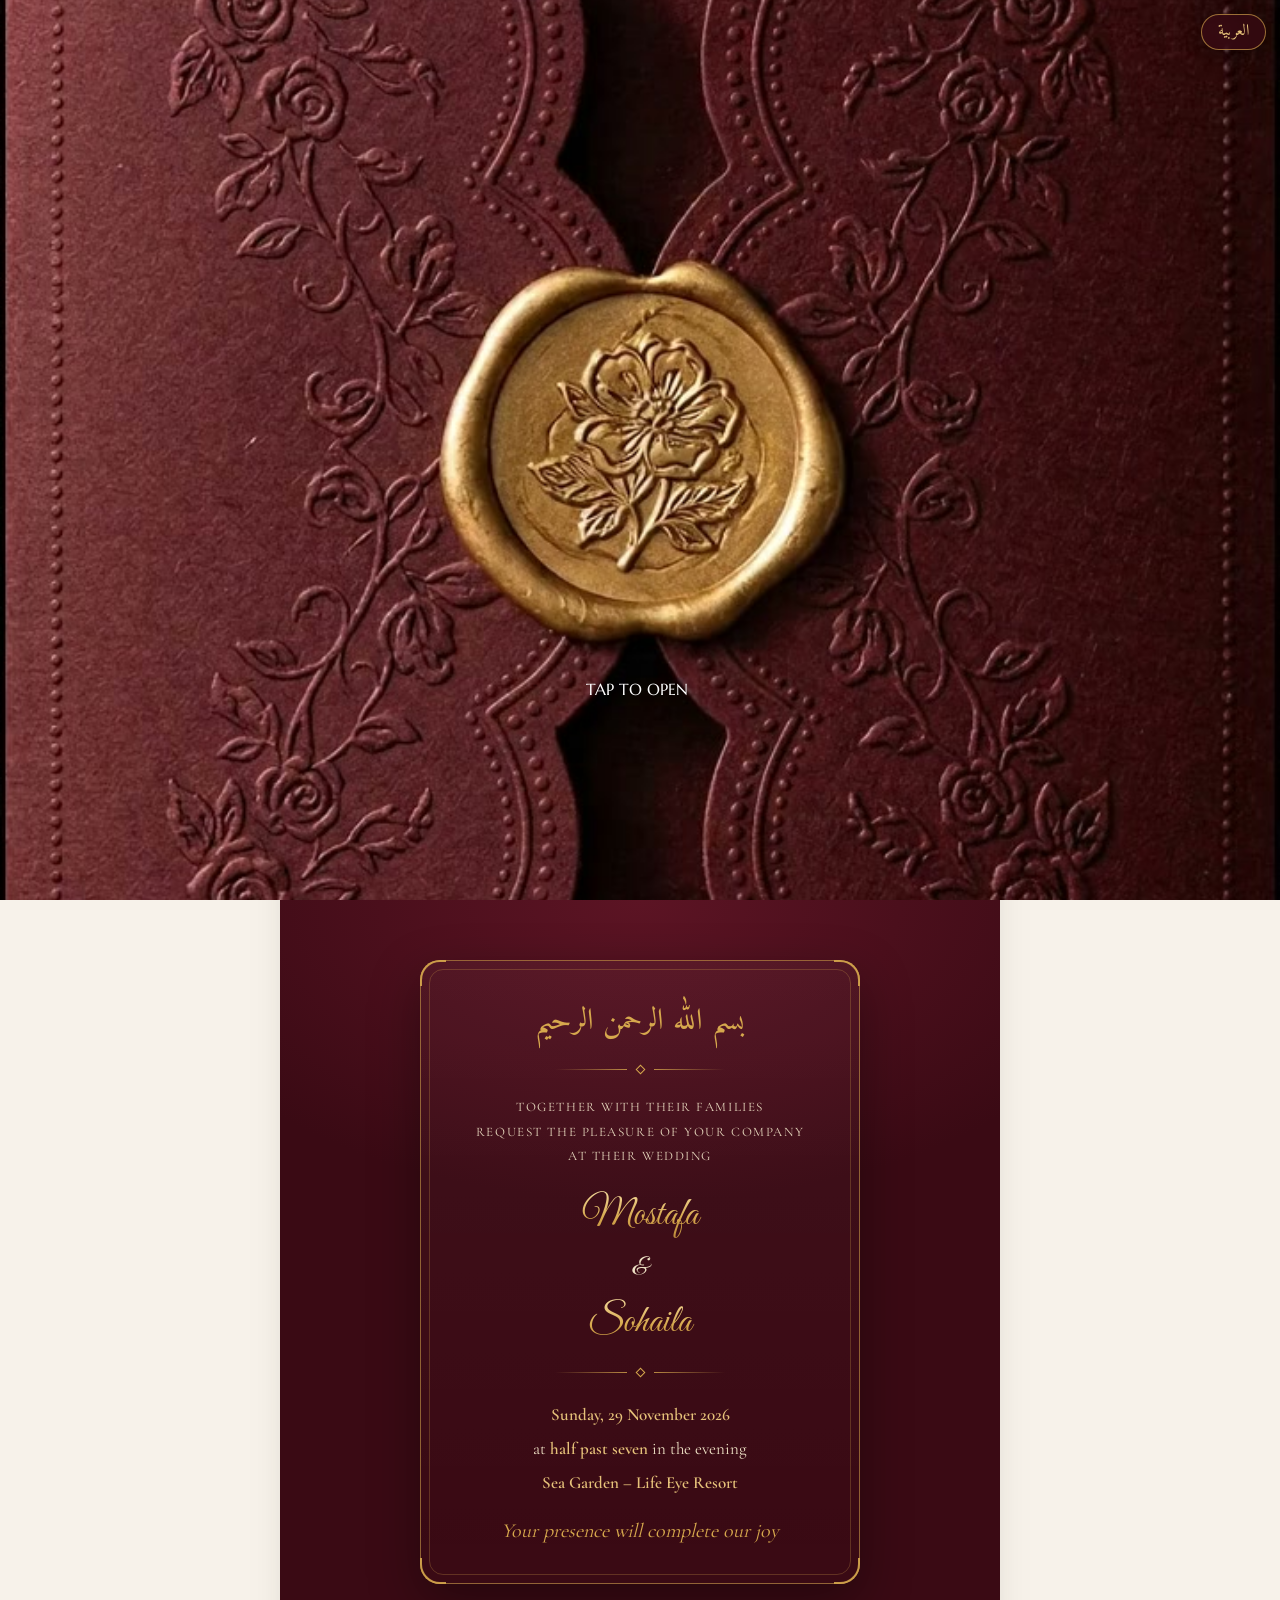
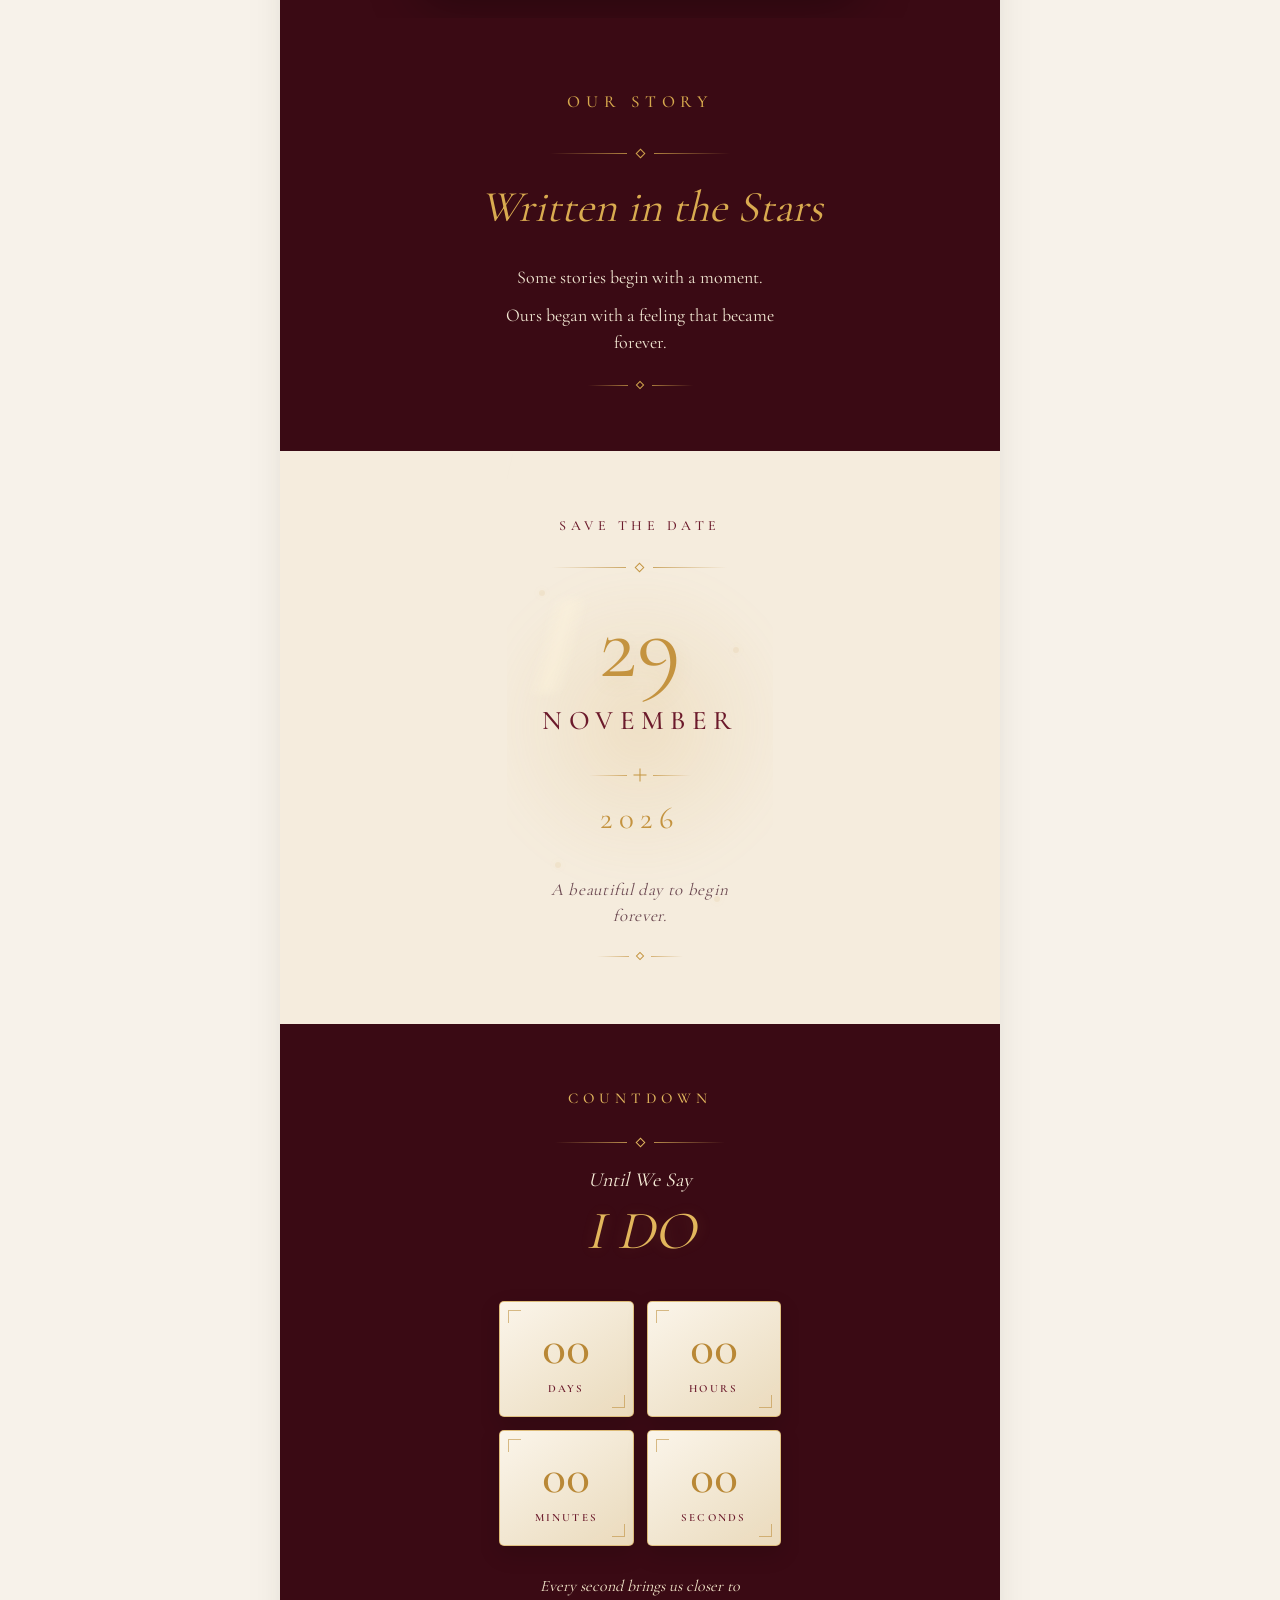
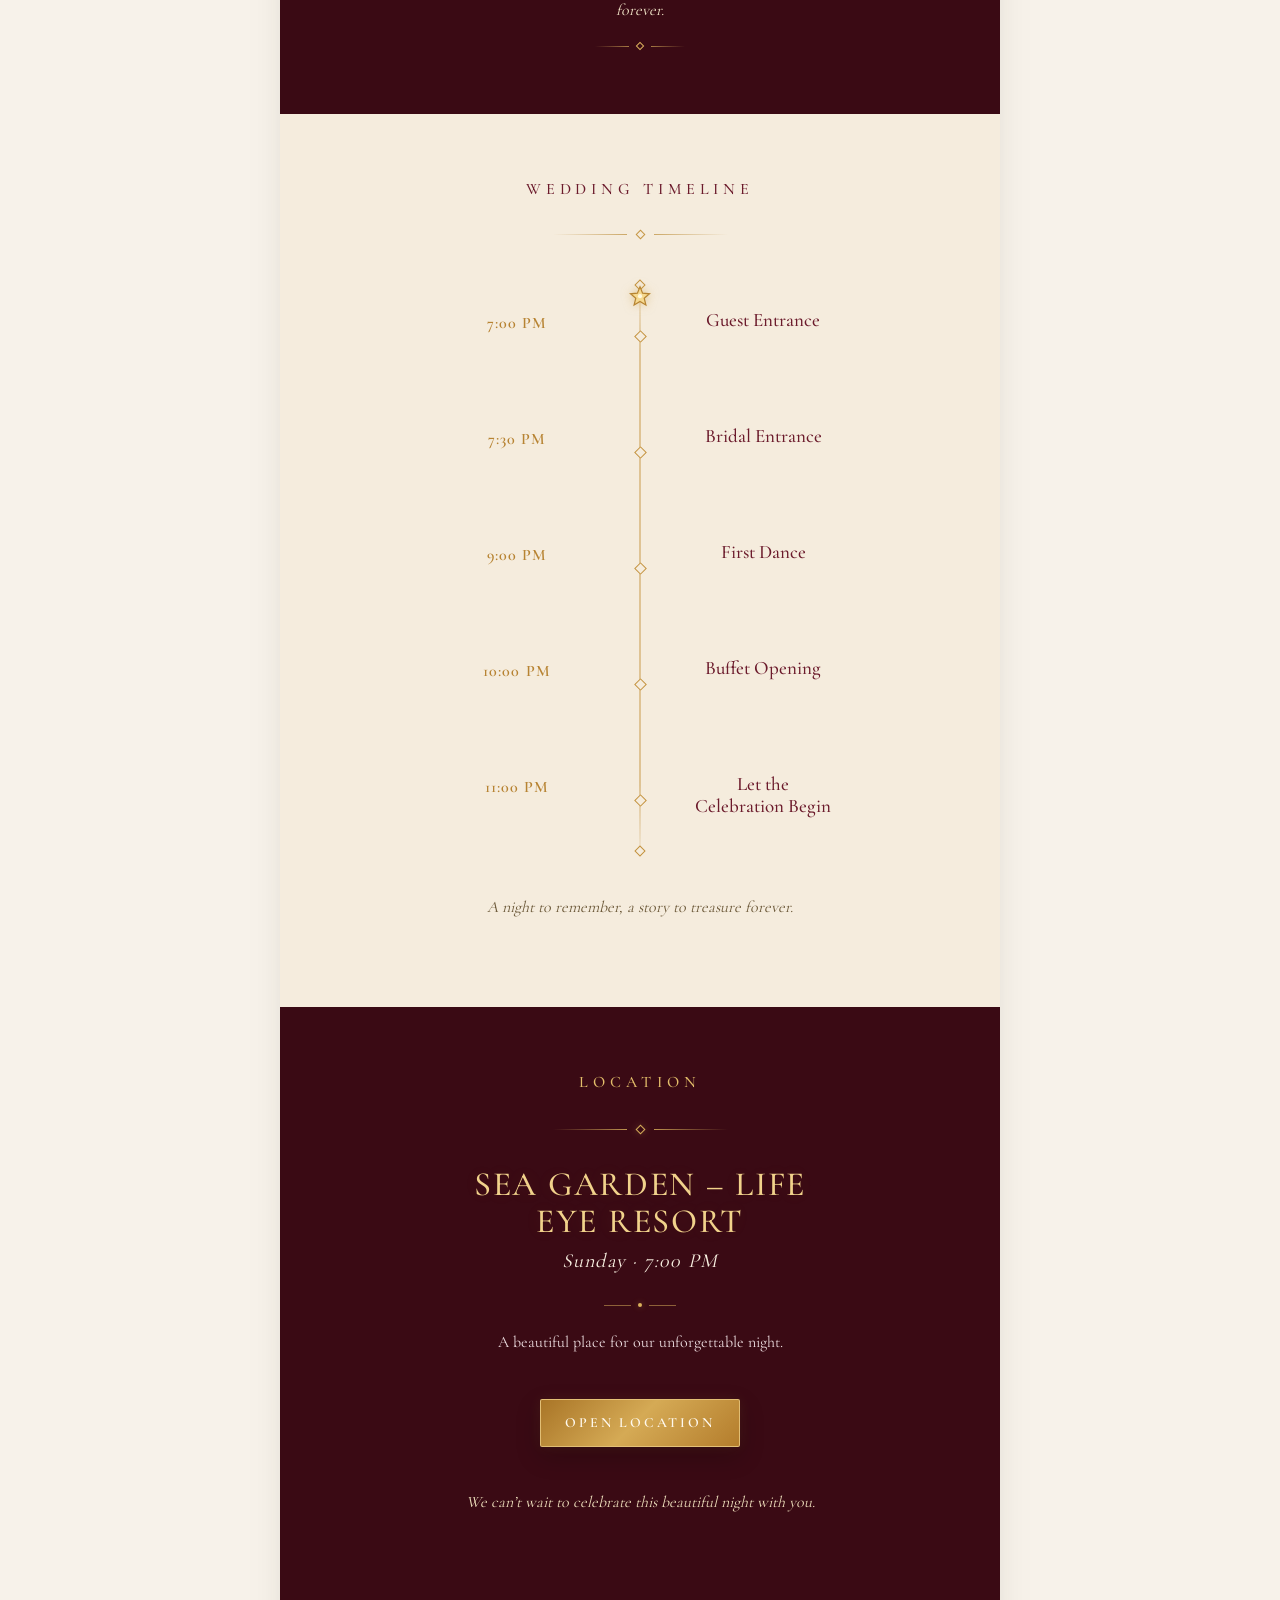
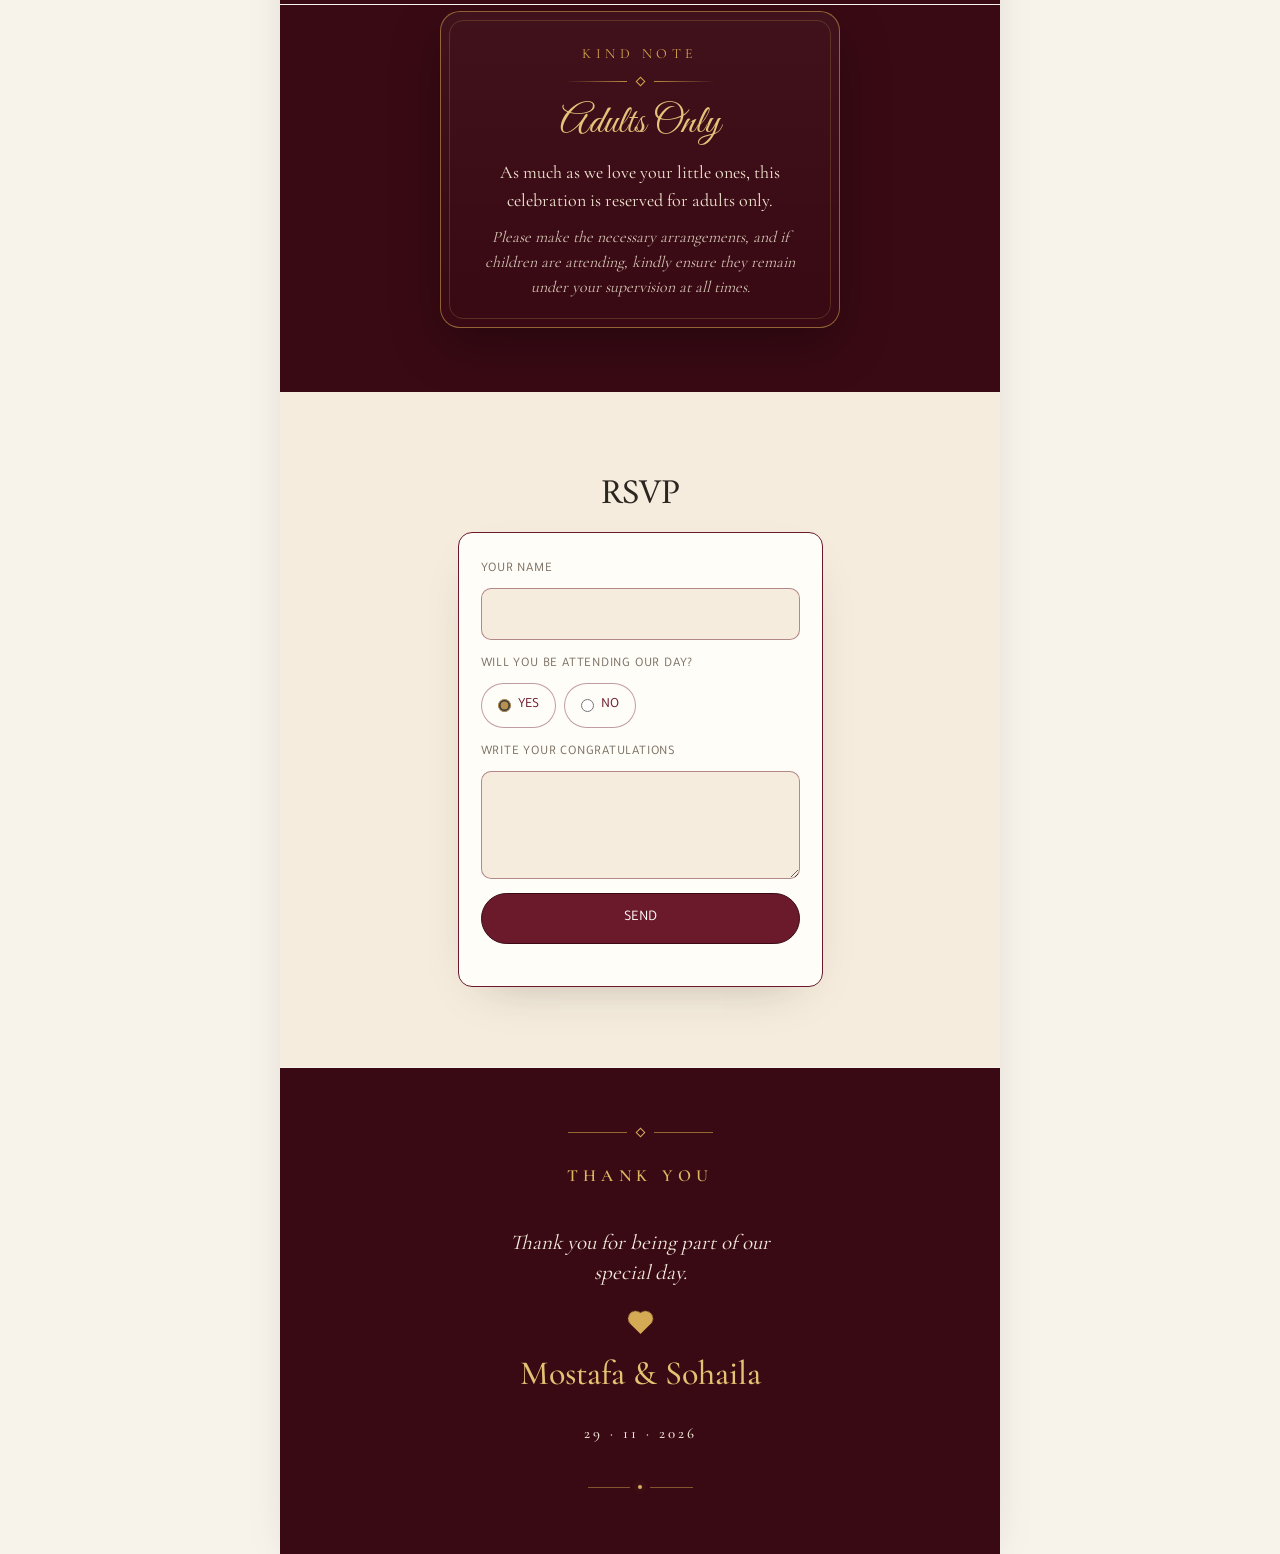
<file: index.html>
<html lang="en" dir="ltr"><head>
<meta charset="utf-8">
<meta name="viewport" content="width=device-width, initial-scale=1, viewport-fit=cover">
<title>Mostafa &amp; Sohaila · Wedding · 29.11.2026</title>
<meta name="description" content="Mostafa &amp; Sohaila · Sunday 29.11.2026 · 7:00 PM · Sea Garden – Life Eye Resort">
<meta name="robots" content="noindex, nofollow">
<link rel="icon" href="assets/images/favicon.png">


<meta property="og:type" content="website">
<meta property="og:locale" content="en_US">
<meta property="og:title" content="Mostafa &amp; Sohaila · Wedding">
<meta property="og:description" content="Mostafa &amp; Sohaila · Sunday 29.11.2026 · 7:00 PM · Sea Garden – Life Eye Resort">
<meta property="og:image" content="assets/images/share-cover.jpg">
<meta property="og:image:secure_url" content="assets/images/share-cover.jpg">
<meta property="og:image:width" content="720">
<meta property="og:image:height" content="1280">
<meta property="og:image:alt" content="Mostafa &amp; Sohaila · Wedding">
<meta name="twitter:image" content="assets/images/share-cover.jpg">
<meta name="twitter:card" content="summary_large_image">
<meta name="twitter:title" content="Mostafa &amp; Sohaila · Wedding">
<meta name="twitter:description" content="Mostafa &amp; Sohaila · Sunday 29.11.2026 · 7:00 PM · Sea Garden – Life Eye Resort">

<style data-loading-critical="">
html, body { margin: 0; min-height: 100%; }
/* التكبير التلقائي للخط في أندرويد ومتصفحات التطبيقات بيزوّد
   أسطر الكلام، والقوالب المستوردة مواضعها ثابتة بالبكسل — فالسطر
   الزيادة بيركب على العنصر اللي تحته. الآيفون مابيعملش كده. */
html { -webkit-text-size-adjust: 100%; text-size-adjust: 100%; }
/* تثبيت مركز شاشة الدعوة قبل وبعد تشغيل runtime القالب المستورد. */
.lb-doc > .lb-stage { width: 100% !important; max-width: none !important; margin-inline: 0 !important; }
.lb-doc > .lb-stage > #allrecords,
.lb-doc > .lb-stage > .t-records { width: 100% !important; min-width: 0 !important; max-width: none !important; margin-inline: 0 !important; }
.lb-doc > .lb-stage .t396__artboard { width: 100% !important; min-width: 0 !important; left: 0 !important; margin-inline: 0 !important; }
.lb-doc > .lb-intro { min-height: 100svh !important; height: 100dvh !important; max-height: 100dvh !important; }
/* قاعدة حرجة للخريطة قبل تحميل CSS/runtime القالب: الـwrapper هو المرجع
   الوحيد للمقاس، وكل الطبقات الداخلية تتمدد داخله حتى لا يخرج iframe. */
.lb-stage .tn-elem[data-elem-type="html"]:has(iframe[src*="google.com/maps"]) .tn-atom,
.lb-stage .tn-elem[data-elem-type="html"]:has(iframe[src*="maps.google"]) .tn-atom,
.lb-stage .tn-elem[data-elem-type="html"]:has(iframe[src*="google.com/maps"]) .tn-atom > [data-move],
.lb-stage .tn-elem[data-elem-type="html"]:has(iframe[src*="maps.google"]) .tn-atom > [data-move] { width: 100% !important; height: 100% !important; min-width: 0 !important; min-height: 0 !important; box-sizing: border-box !important; }
.lb-stage .tn-elem[data-elem-type="html"]:has(iframe[src*="google.com/maps"]) iframe,
.lb-stage .tn-elem[data-elem-type="html"]:has(iframe[src*="maps.google"]) iframe { display: block !important; width: 100% !important; height: 100% !important; max-width: 100% !important; max-height: 100% !important; box-sizing: border-box !important; }
</style>
<link rel="stylesheet" href="css/google-fonts.css">
<link rel="stylesheet" href="css/invite.css">


<style data-font-faces="">@font-face{font-family:"DUST";src:url("assets/fonts/Daustley.otf") format('opentype');font-weight:400;font-style:normal;font-display:swap;}@font-face{font-family:"gg";src:url("assets/fonts/GreatVibes-Regular.ttf") format('truetype');font-weight:400;font-style:normal;font-display:swap;}@font-face{font-family:"DIWANY";src:url("assets/fonts/Diwani_Letter.ttf") format('truetype');font-weight:400;font-style:normal;font-display:swap;}@font-face{font-family:"AREF";src:url("assets/fonts/DTHULUTH-II-1.ttf") format('truetype');font-weight:400;font-style:normal;font-display:swap;}</style>
<link rel="preload" href="assets/fonts/Daustley.otf" as="font" crossorigin=""><link rel="preload" href="assets/fonts/GreatVibes-Regular.ttf" as="font" crossorigin=""><link rel="preload" href="assets/fonts/Diwani_Letter.ttf" as="font" crossorigin=""><link rel="preload" href="assets/fonts/DTHULUTH-II-1.ttf" as="font" crossorigin="">




<style data-lb-layout-css="">#video-1uif1c [data-move="video"]{--dx:0cqw;--dy:-13.52cqw}#video-1uif1c [data-move="ce-1"]{--dx:-82.22px;--dy:-797.68px}#video-1uif1c [data-move="ce-3"]{--dx:112px;--dy:-927.68px}#rsvp-wcwi0a [data-move="ce-1"]{--dx:-4px;--dy:8px}.lb-intro [data-move="ce-6"]{--dx:0.0px;--dy:-7.0px}</style>
<!--  -->



<style data-zero-block-css="">@media (max-width:480px){#video-1uif1c,#video-1uif1c > .lb-inner,#video-1uif1c > .lb-inner > .lb-custom,#video-1uif1c .lb-custom .t396__artboard,#video-1uif1c .lb-custom .t396__filter,#video-1uif1c .lb-custom .t396__carrier{height:calc(100cqw*1.7949)!important;min-height:calc(100cqw*1.7949)!important;height:round(100cqw*1.7949,1px)!important;min-height:round(100cqw*1.7949,1px)!important}#video-1uif1c,#video-1uif1c > .lb-inner,#video-1uif1c > .lb-inner > .lb-custom,#video-1uif1c .lb-custom .t396__artboard{overflow:visible!important}}@media (min-width:481px) and (max-width:960px){#video-1uif1c,#video-1uif1c > .lb-inner,#video-1uif1c > .lb-inner > .lb-custom,#video-1uif1c .lb-custom .t396__artboard,#video-1uif1c .lb-custom .t396__filter,#video-1uif1c .lb-custom .t396__carrier{height:calc(100cqw*1.7949)!important;min-height:calc(100cqw*1.7949)!important;height:round(100cqw*1.7949,1px)!important;min-height:round(100cqw*1.7949,1px)!important}#video-1uif1c,#video-1uif1c > .lb-inner,#video-1uif1c > .lb-inner > .lb-custom,#video-1uif1c .lb-custom .t396__artboard{overflow:visible!important}}@media (min-width:961px){#video-1uif1c,#video-1uif1c > .lb-inner,#video-1uif1c > .lb-inner > .lb-custom,#video-1uif1c .lb-custom .t396__artboard,#video-1uif1c .lb-custom .t396__filter,#video-1uif1c .lb-custom .t396__carrier{height:calc(100cqw*1.7949)!important;min-height:calc(100cqw*1.7949)!important;height:round(100cqw*1.7949,1px)!important;min-height:round(100cqw*1.7949,1px)!important}#video-1uif1c,#video-1uif1c > .lb-inner,#video-1uif1c > .lb-inner > .lb-custom,#video-1uif1c .lb-custom .t396__artboard{overflow:visible!important}}</style>



</head>
<body class="lb-doc" style="--bg: #f7f2ea; --surface: #ffffff; --text: #2c2620; --muted: #7b6f62; --accent: #b8914f; --accent-soft: #e8d9be; --accent-10: rgba(184,145,79,0.1); --accent-20: rgba(184,145,79,0.2); --accent-40: rgba(184,145,79,0.4); --border: #e3d9c9; --font-heading: 'Amiri', serif; --font-body: 'Tajawal', sans-serif; --font-scale: 1; --letter-spacing: 0px; --radius: 14px; --max-width: 720px; --section-gap: 0px; --shadow: 0 18px 48px -28px rgba(44,38,32,0.35); --pattern-opacity: 12%; --hero-overlay: 0.35; --doc-bg: none; --doc-bg-veil: none; --doc-bg-attach: scroll; --doc-bg-fixed-img: none; --doc-bg-scroll-img: none, none; overflow: hidden;" data-invite-root="" data-ready="1">

<div data-invite-language-content="">







<div class="lb-intro lb-intro--video is-awaiting-play" style="--intro-bg: none; cursor: pointer;">

  
  
  

  <video class="lb-intro-video" data-intro-video="" data-intro-manual="" data-intro-audio="silent" src="assets/videos/goldleaf-burgundy-open.mp4" poster="assets/images/goldleaf-burgundy-open-poster.jpg" muted="" playsinline="" preload="auto"></video>
      
    
  <button type="button" data-intro-play="" data-intro-item="play" class="lb-intro-play lb-intro-play--plain" aria-label="TAP TO OPEN" style="--intro-item-x:-0.25vw;--intro-item-y:26.56vh;--intro-item-font:'Marcellus', serif">TAP TO OPEN</button>
  

  

  

  <div class="lb-intro-inner">
    
    
    
    
    
    
    
    
    
    
    
    
  </div>
</div>



<div class="lb-stage">

  <section id="video-1uif1c" class="lb lb--video lb--w-screen lb-anim lb-anim--fade is-in" style="--block-bg:#3a0a14;--block-overlay:0;--block-pt:clamp(48.0px, 11.111cqw, 80.0px);--block-pb:clamp(48.0px, 11.111cqw, 80.0px);--block-radius:0px;--block-align:center;--block-flex:center" data-block="video-1uif1c" data-block-type="video">


<div class="lb-inner">
  
  
  <div data-move="video" class="lb-video-wrap lb-video-wrap--auto">
    <div class="lb-video lb-video--auto" data-video="assets/videos/sea-garden-hero.mp4" data-poster="assets/images/sea-garden-start.webp" data-autoplay="1" data-no-controls="1" style="--vid-ratio: 1080 / 1920;"><video src="assets/videos/sea-garden-hero.mp4" poster="assets/images/sea-garden-start.webp" playsinline="" controlslist="nodownload noplaybackrate noremoteplayback" disablepictureinpicture="" preload="auto" autoplay="" style="cursor: pointer;" data-lb-wanted="" data-lb-primed=""></video></div>
    <div class="lb-video-text" data-section-text="" data-video-text="" data-section-text-index="0" style="--video-text-x:-31%;--video-text-y:-28%;--video-text-color:#c39532;--video-text-font:'Great Vibes', cursive;--section-text-size:clamp(40px, 11.5cqw, 88px)">Mostafa</div>
<div class="lb-video-text" data-section-text="" data-video-text="" data-section-text-index="1" style="--video-text-x:27%;--video-text-y:-28%;--video-text-color:#c39532;--video-text-font:'Great Vibes', cursive;--section-text-size:clamp(40px, 11.5cqw, 88px)">Sohaila</div>
<div class="lb-video-text" data-section-text="" data-video-text="" data-section-text-index="2" style="--video-text-x:-4%;--video-text-y:-29%;--video-text-color:#c39532;--video-text-font:'DIWANY', sans-serif;--section-text-size:clamp(57.2px, 14.474cqw, 110.0px)">&amp;</div>
<div class="lb-video-text" data-section-text="" data-video-text="" data-section-text-index="3" style="--video-text-x:-0.45%;--video-text-y:-36.78%;--video-text-color:#c39532;--video-text-font:'gg', sans-serif;--section-text-w:70.2%;--section-text-size:clamp(44.2px, 11.184cqw, 85.0px)">The Wedding of</div>
<div class="lb-video-text" data-section-text="" data-video-text="" data-section-text-index="4" style="--video-text-x:-0.9%;--video-text-y:-20.5%;--video-text-color:#c39532;--video-text-font:'gg', sans-serif;--section-text-size:clamp(28.6px, 7.237cqw, 55.0px)">29.11.2026</div>

  </div>
  
</div>


</section>
<section id="invite-ann" class="lb" style="--block-bg:#3a0a14">
<style>
#invite-ann{background:radial-gradient(120% 70% at 50% 0%,#5c1424 0%,#3a0a14 60%);padding:60px 18px 34px;text-align:center;color:#EEE1C5}
#invite-ann .ann-card{position:relative;max-width:440px;margin:0 auto;padding:38px 22px 34px;border:1px solid rgba(214,168,77,.55);border-radius:20px;background:linear-gradient(180deg,rgba(255,255,255,.03),rgba(255,255,255,0));box-shadow:0 18px 50px rgba(0,0,0,.35);opacity:0;transform:translateY(22px);transition:opacity 1.1s ease,transform 1.1s ease}
#invite-ann .ann-card.is-in{opacity:1;transform:none}
#invite-ann .ann-card::before{content:"";position:absolute;inset:8px;border:1px solid rgba(214,168,77,.25);border-radius:14px;pointer-events:none}
#invite-ann .ann-corner{position:absolute;width:26px;height:26px;border-color:#D6A84D;border-style:solid;opacity:.9}
#invite-ann .ann-corner.tl{top:-1px;left:-1px;border-width:2px 0 0 2px;border-top-left-radius:20px}
#invite-ann .ann-corner.tr{top:-1px;right:-1px;border-width:2px 2px 0 0;border-top-right-radius:20px}
#invite-ann .ann-corner.bl{bottom:-1px;left:-1px;border-width:0 0 2px 2px;border-bottom-left-radius:20px}
#invite-ann .ann-corner.br{bottom:-1px;right:-1px;border-width:0 2px 2px 0;border-bottom-right-radius:20px}
#invite-ann .ann-bism{font-family:"AREF","Aref Ruqaa",serif;font-size:30px;color:#D6A84D;line-height:1.5}
#invite-ann .ann-orn{display:flex;align-items:center;justify-content:center;gap:10px;margin:22px auto;width:170px}
#invite-ann .ann-orn i{flex:1;height:1px;background:linear-gradient(90deg,transparent,rgba(214,168,77,.8))}
#invite-ann .ann-orn i:last-child{background:linear-gradient(90deg,rgba(214,168,77,.8),transparent)}
#invite-ann .ann-orn b{width:7px;height:7px;border:1px solid #D6A84D;transform:rotate(45deg)}
#invite-ann .ann-hosts{font-size:19px;line-height:1.9}
#invite-ann .ann-host{display:block;font-size:23px;color:#E6C27A}
#invite-ann .ann-lead{margin-top:8px;font-size:18px;opacity:.95}
#invite-ann .ann-couple{margin:22px 0 4px}
#invite-ann .ann-role{display:block;font-size:15px;color:#D6A84D;opacity:.9;margin-bottom:2px}
#invite-ann .ann-name{display:block;font-size:31px;line-height:1.45;background:linear-gradient(180deg,#F3D99B 0%,#D6A84D 55%,#B9883A 100%);-webkit-background-clip:text;background-clip:text;color:transparent}
#invite-ann .ann-and{display:block;margin:6px 0;font-size:26px;color:#EEE1C5}
#invite-ann .ann-when{font-size:17px;line-height:2;margin-top:4px}
#invite-ann .ann-when strong{color:#E6C27A;font-weight:700}
#invite-ann .ann-close{margin-top:14px;font-size:20px;color:#D6A84D}
#invite-ann [lang="ar"]{direction:rtl;font-family:"Amiri",serif}
#invite-ann [lang="ar"] .ann-host,#invite-ann [lang="ar"] .ann-name,#invite-ann [lang="ar"] .ann-close{font-family:"Aref Ruqaa",serif}
#invite-ann [lang="ar"] .ann-and{font-family:"DIWANY","Aref Ruqaa",serif}
#invite-ann [lang="en"]{font-family:"Cormorant Garamond",Georgia,serif}
#invite-ann [lang="en"] .ann-name{font-family:"Great Vibes",cursive;font-size:38px;line-height:1.3}
#invite-ann [lang="en"] .ann-and{font-family:"Great Vibes",cursive}
#invite-ann [lang="en"] .ann-host{font-size:21px;letter-spacing:.06em}
#invite-ann [lang="en"] .ann-role,#invite-ann [lang="en"] .ann-lead{letter-spacing:.12em;text-transform:uppercase;font-size:13px}
#invite-ann [lang="en"] .ann-close{font-style:italic}
html:not(.lang-ar) #invite-ann .ann-body[lang="ar"],html.lang-ar #invite-ann .ann-body[lang="en"]{display:none}
</style>
  <div class="ann-card">
    <span class="ann-corner tl"></span><span class="ann-corner tr"></span><span class="ann-corner bl"></span><span class="ann-corner br"></span>
    <div class="ann-bism" lang="ar">بسم الله الرحمن الرحيم</div>
    <div class="ann-orn"><i></i><b></b><i></i></div>

    <div class="ann-body" lang="ar">
      <div class="ann-hosts">
        <div class="ann-lead">بكل الحب نتشرف بدعوتكم لحضور حفل زفافنا</div>
      </div>
      <div class="ann-couple">
        <span class="ann-name">مصطفى</span>
        <span class="ann-and">و</span>
        <span class="ann-name">سهيلة</span>
      </div>
      <div class="ann-orn"><i></i><b></b><i></i></div>
      <div class="ann-when">
        وذلك بمشيئة الله تعالى يوم <strong>الأحد ٢٩ نوفمبر ٢٠٢٦</strong><br>
        في تمام الساعة <strong>السابعة والنصف مساءً</strong><br>
        في <strong>سي جاردن – لايف آي ريزورت</strong>
      </div>
      <div class="ann-close">وبحضوركم تكتمل فرحتنا</div>
    </div>

    <div class="ann-body" lang="en">
      <div class="ann-hosts">
        <div class="ann-lead">together with their families<br>request the pleasure of your company<br>at their wedding</div>
      </div>
      <div class="ann-couple">
        <span class="ann-name">Mostafa</span>
        <span class="ann-and">&amp;</span>
        <span class="ann-name">Sohaila</span>
      </div>
      <div class="ann-orn"><i></i><b></b><i></i></div>
      <div class="ann-when">
        <strong>Sunday, 29 November 2026</strong><br>
        at <strong>half past seven</strong> in the evening<br>
        <strong>Sea Garden – Life Eye Resort</strong>
      </div>
      <div class="ann-close">Your presence will complete our joy</div>
    </div>
  </div>
<script>
(function () {
  var card = document.querySelector('#invite-ann .ann-card');
  if (!('IntersectionObserver' in window)) { card.classList.add('is-in'); return; }
  var io = new IntersectionObserver(function (es) { if (es[0].isIntersecting) { card.classList.add('is-in'); io.disconnect(); } }, { threshold: .12 });
  io.observe(card);
})();
</script>
</section>
<section id="text-mztyzk" class="lb lb--text lb--w-normal lb-anim lb-anim--fade is-in" style="--block-bg: #3a0a14; --block-overlay: 0; --block-pt: clamp(6.0px, 1.389cqw, 10.0px); --block-pb: 0px; --block-radius: 0px; --block-align: center; --block-flex: center; height: auto; min-height: 0px;" data-block="text-mztyzk" data-block-type="text">

<div class="lb-inner">
  
  
  <div class="lb-body" data-slot="body" data-move="body" data-ts="body" style="font-size:clamp(8.8px, 2.361cqw, 17.0px);line-height:1.9">
</div>
</div>


<style>#text-mztyzk .farha-story-fixed{position:relative;width:100%;max-width:100%;box-sizing:border-box;overflow:visible;padding:55px 0 60px}#text-mztyzk .farha-story-fixed *{box-sizing:border-box}#text-mztyzk .farha-story-fixed-inner{position:relative;width:100%;display:flex;flex-direction:column;justify-content:flex-start;padding:0;overflow:visible}#text-mztyzk .farha-story-fixed-move{position:relative;width:100%;max-width:100%;min-height:46px;overflow:visible;pointer-events:auto}#text-mztyzk .farha-story-fixed-anim{position:relative;width:100%;display:flex;justify-content:center;align-items:center;overflow:visible}#text-mztyzk .farha-story-fixed-title-group{min-height:52px}#text-mztyzk .farha-story-fixed-title-anim{animation:farhaStoryFixedUp
    1s
    ease
    .1s
    both}#text-mztyzk .farha-story-fixed-title{display:inline-block;padding:5px 18px;font-family:"Cormorant Garamond",
    Georgia,
    serif;font-size:17px;line-height:1.3;font-weight:500;letter-spacing:.34em;color:#D6A84D;text-align:center;white-space:nowrap}#text-mztyzk .farha-story-fixed-ornament{width:100%;display:flex;justify-content:center;margin:12px 0 21px;pointer-events:none}#text-mztyzk .farha-story-fixed-ornament-inner{width:180px;display:flex;align-items:center;gap:10px}#text-mztyzk .farha-story-fixed-line{flex:1;height:1px;background:linear-gradient(
      90deg,
      transparent,
      rgba(214,168,77,.75)
    )}#text-mztyzk .farha-story-fixed-line.right{background:linear-gradient(
      90deg,
      rgba(214,168,77,.75),
      transparent
    )}#text-mztyzk .farha-story-fixed-diamond{width:7px;height:7px;border:1px solid #D6A84D;transform:rotate(45deg)}#text-mztyzk .farha-story-fixed-script-group{min-height:82px}#text-mztyzk .farha-story-fixed-script-anim{animation:farhaStoryFixedScript
    1.2s
    ease
    .35s
    both}#text-mztyzk .farha-story-fixed-script{display:inline-block;padding:6px 20px 10px;max-width:94%;font-family:"Cormorant Garamond",
    Georgia,
    serif;font-size:44px;line-height:1.08;font-style:italic;font-weight:400;text-align:center;color:#D9AB50;white-space:nowrap;overflow:visible}#text-mztyzk .farha-story-fixed-body-group{min-height:38px}#text-mztyzk .farha-story-fixed-body1-anim{animation:farhaStoryFixedUp
    1s
    ease
    .7s
    both}#text-mztyzk .farha-story-fixed-body2-anim{animation:farhaStoryFixedUp
    1s
    ease
    .9s
    both}#text-mztyzk .farha-story-fixed-body{display:inline-block;max-width:90%;padding:4px 14px;font-family:"Cormorant Garamond",
    Georgia,
    serif;font-size:18px;line-height:1.5;font-weight:400;text-align:center;color:#F2E8D3}#text-mztyzk .farha-story-fixed-bottom{width:100%;display:flex;justify-content:center;margin-top:22px;pointer-events:none}#text-mztyzk .farha-story-fixed-bottom-inner{width:105px;display:flex;align-items:center;gap:9px}#text-mztyzk .farha-story-fixed-bottom-line{flex:1;height:1px;background:linear-gradient(
      90deg,
      transparent,
      rgba(214,168,77,.7)
    )}#text-mztyzk .farha-story-fixed-bottom-line.right{background:linear-gradient(
      90deg,
      rgba(214,168,77,.7),
      transparent
    )}#text-mztyzk .farha-story-fixed-bottom-diamond{width:6px;height:6px;border:1px solid #D6A84D;transform:rotate(45deg)}@keyframes farhaStoryFixedUp{from{opacity:0;transform:translateY(10px)}to{opacity:1;transform:translateY(0)}}@keyframes farhaStoryFixedScript{from{opacity:0;transform:translateY(12px)
      scale(.97)}to{opacity:1;transform:translateY(0)
      scale(1)}}@media(max-width:390px){#text-mztyzk .farha-story-fixed{padding:50px 0 55px}#text-mztyzk .farha-story-fixed-script{font-size:38px}#text-mztyzk .farha-story-fixed-body{font-size:17px}}@media(max-width:340px){#text-mztyzk .farha-story-fixed-script{font-size:34px}#text-mztyzk .farha-story-fixed-body{font-size:16px}}</style><div class="lb-extra-html" data-move="code" data-lb-guarded="1">
<div class="farha-story-fixed" id="farha-story-fixed-v1" data-move="ce-1" style="height: auto; min-height: 0px;">

  <div class="farha-story-fixed-inner">


    <div class="
        farha-story-fixed-move
        farha-story-fixed-title-group
      ">

      <div class="
          farha-story-fixed-anim
          farha-story-fixed-title-anim
        ">

        <span class="farha-story-fixed-title" data-move="ce-2">
          OUR STORY
        </span>

      </div>

    </div>


    <div class="farha-story-fixed-ornament">

      <div class="farha-story-fixed-ornament-inner">

        <span class="farha-story-fixed-line"></span>

        <span class="farha-story-fixed-diamond"></span>

        <span class="farha-story-fixed-line right"></span>

      </div>

    </div>


    <div class="
        farha-story-fixed-move
        farha-story-fixed-script-group
      ">

      <div class="
          farha-story-fixed-anim
          farha-story-fixed-script-anim
        ">

        <span class="farha-story-fixed-script" data-move="ce-3">
          Written in the Stars
        </span>

      </div>

    </div>


    <div class="
        farha-story-fixed-move
        farha-story-fixed-body-group
      ">

      <div class="
          farha-story-fixed-anim
          farha-story-fixed-body1-anim
        ">

        <span class="farha-story-fixed-body" data-move="ce-4">
          Some stories begin with a moment.
        </span>

      </div>

    </div>


    <div class="
        farha-story-fixed-move
        farha-story-fixed-body-group
      ">

      <div class="
          farha-story-fixed-anim
          farha-story-fixed-body2-anim
        ">

        <span class="farha-story-fixed-body" data-move="ce-5">
          Ours began with a feeling that became forever.
        </span>

      </div>

    </div>


    <div class="farha-story-fixed-bottom">

      <div class="farha-story-fixed-bottom-inner">

        <span class="farha-story-fixed-bottom-line"></span>

        <span class="farha-story-fixed-bottom-diamond"></span>

        <span class="farha-story-fixed-bottom-line right"></span>

      </div>

    </div>


  </div>

</div>
</div><script data-lb-section-script="1">(function(){var s=document.currentScript;var root=s&&s.closest?s.closest('[data-block],.lb-intro'):null;try{(function(){

  if(
    typeof root === "undefined" ||
    !root
  ){
    return;
  }

  var section =
    root.querySelector("#farha-story-fixed-v1");

  if(!section){
    return;
  }

  root.style.height = "auto";
  root.style.minHeight = "0";

  section.style.height = "auto";
  section.style.minHeight = "0";

})();}catch(e){console.error('[invite] كود القسم وقع:',e);}})();</script>
</section>
<section id="text-1b5nqm" class="lb lb--text lb--w-normal lb-anim lb-anim--fade is-in" style="--block-bg: #f5ecdd; --block-overlay: 0; --block-pt: 0px; --block-pb: 0px; --block-radius: 0px; --block-align: center; --block-flex: center; height: auto; min-height: 0px;" data-block="text-1b5nqm" data-block-type="text">

<div class="lb-inner">
  
  
  
</div>


<style>#text-1b5nqm .farha-date-palace-v2{position:relative;width:100%;max-width:100%;box-sizing:border-box;overflow:visible;padding:58px 0 62px}#text-1b5nqm .farha-date-palace-v2 *{box-sizing:border-box}#text-1b5nqm .farha-date-palace-v2-inner{position:relative;width:100%;max-width:100%;overflow:visible}#text-1b5nqm .farha-date-palace-v2-effects{position:absolute;inset:0;width:100%;height:100%;overflow:hidden;pointer-events:none;z-index:0}#text-1b5nqm .farha-date-palace-v2-glow{position:absolute;left:50%;top:48%;width:300px;height:300px;transform:translate(-50%,-50%);border-radius:50%;background:radial-gradient(
      circle,
      rgba(212,167,83,.18) 0%,
      rgba(212,167,83,.08) 38%,
      rgba(212,167,83,0) 72%
    );filter:blur(18px);animation:farhaDateV2Glow
    5s
    ease-in-out
    infinite}#text-1b5nqm .farha-date-palace-v2-orb{position:absolute;width:6px;height:6px;border-radius:50%;background:rgba(202,155,70,.72);box-shadow:0 0 10px rgba(202,155,70,.45);opacity:.15;animation:farhaDateV2Orb
    var(--farha-orb-speed)
    ease-in-out
    var(--farha-orb-delay)
    infinite}#text-1b5nqm .farha-date-palace-v2-sweep{position:absolute;top:-20%;left:-45%;width:24%;height:140%;transform:rotate(13deg);background:linear-gradient(
      90deg,
      transparent 0%,
      rgba(255,255,255,.03) 30%,
      rgba(255,226,170,.18) 50%,
      rgba(255,255,255,.03) 70%,
      transparent 100%
    );filter:blur(8px);animation:farhaDateV2Sweep
    6.2s
    linear
    1.5s
    infinite}#text-1b5nqm .farha-date-palace-v2-content{position:relative;z-index:2;width:100%;overflow:visible}#text-1b5nqm .farha-date-palace-v2-move{position:relative;width:100%;max-width:100%;overflow:visible;pointer-events:auto}#text-1b5nqm .farha-date-palace-v2-anim{position:relative;width:100%;display:flex;justify-content:center;align-items:center;overflow:visible}#text-1b5nqm .farha-date-palace-v2-kicker-group{min-height:42px}#text-1b5nqm .farha-date-palace-v2-kicker-anim{animation:farhaDateV2FadeUp
    .9s ease .1s both}#text-1b5nqm .farha-date-palace-v2-kicker{display:inline-block;padding:4px 15px;font-family:"Cormorant Garamond",
    Georgia,
    serif;font-size:14px;line-height:1.4;font-weight:500;letter-spacing:.32em;color:#6b1a2b;text-align:center;white-space:nowrap}#text-1b5nqm .farha-date-palace-v2-ornament{width:100%;display:flex;justify-content:center;margin:10px 0 28px;pointer-events:none}#text-1b5nqm .farha-date-palace-v2-ornament-inner{width:175px;display:flex;align-items:center;gap:10px}#text-1b5nqm .farha-date-palace-v2-line{flex:1;height:1px;background:linear-gradient(
      90deg,
      transparent,
      rgba(190,145,64,.75)
    )}#text-1b5nqm .farha-date-palace-v2-line.right{background:linear-gradient(
      90deg,
      rgba(190,145,64,.75),
      transparent
    )}#text-1b5nqm .farha-date-palace-v2-diamond{width:7px;height:7px;border:1px solid #C49543;transform:rotate(45deg)}#text-1b5nqm .farha-date-palace-v2-day-group{min-height:100px}#text-1b5nqm .farha-date-palace-v2-day-anim{position:relative;animation:farhaDateV2DayIn
    1.1s
    cubic-bezier(.22,.75,.22,1)
    .3s
    both}#text-1b5nqm .farha-date-palace-v2-day{position:relative;display:inline-block;padding:0 22px;font-family:"Cormorant Garamond",
    Georgia,
    serif;font-size:94px;line-height:1;font-weight:400;color:#C4933F;text-align:center;white-space:nowrap;text-shadow:0 5px 20px rgba(170,125,47,.10)}#text-1b5nqm .farha-date-palace-v2-day-shimmer{position:absolute;top:0;left:-30%;width:30%;height:100%;transform:skewX(-15deg);background:linear-gradient(
      90deg,
      transparent,
      rgba(255,245,220,.50),
      transparent
    );filter:blur(4px);pointer-events:none;animation:farhaDateV2DaySweep
    4.8s
    ease-in-out
    1.8s
    infinite}#text-1b5nqm .farha-date-palace-v2-month-group{min-height:52px;margin-top:2px}#text-1b5nqm .farha-date-palace-v2-month-anim{animation:farhaDateV2FadeUp
    .95s ease .55s both}#text-1b5nqm .farha-date-palace-v2-month{display:inline-block;padding:4px 18px;font-family:"Cormorant Garamond",
    Georgia,
    serif;font-size:27px;line-height:1.2;font-weight:500;letter-spacing:.24em;color:#6b1a2b;text-align:center;white-space:nowrap}#text-1b5nqm .farha-date-palace-v2-center{width:100%;display:flex;justify-content:center;margin:11px 0 10px;pointer-events:none}#text-1b5nqm .farha-date-palace-v2-center-inner{width:112px;height:22px;display:flex;align-items:center;justify-content:center}#text-1b5nqm .farha-date-palace-v2-center-inner::before, #text-1b5nqm .farha-date-palace-v2-center-inner::after{content:"";width:38px;height:1px;background:linear-gradient(
      90deg,
      transparent,
      rgba(196,147,63,.72)
    )}#text-1b5nqm .farha-date-palace-v2-center-inner::after{background:linear-gradient(
      90deg,
      rgba(196,147,63,.72),
      transparent
    )}#text-1b5nqm .farha-date-palace-v2-center-star{position:relative;width:26px;height:22px}#text-1b5nqm .farha-date-palace-v2-center-star::before, #text-1b5nqm .farha-date-palace-v2-center-star::after{content:"";position:absolute;left:50%;top:50%;background:#C4933F;transform:translate(-50%,-50%)}#text-1b5nqm .farha-date-palace-v2-center-star::before{width:1px;height:13px}#text-1b5nqm .farha-date-palace-v2-center-star::after{width:13px;height:1px}#text-1b5nqm .farha-date-palace-v2-year-group{min-height:55px}#text-1b5nqm .farha-date-palace-v2-year-anim{animation:farhaDateV2FadeUp
    .95s ease .75s both}#text-1b5nqm .farha-date-palace-v2-year{display:inline-block;padding:4px 18px;font-family:"Cormorant Garamond",
    Georgia,
    serif;font-size:31px;line-height:1.2;font-weight:400;letter-spacing:.22em;color:#C4933F;text-align:center;white-space:nowrap}#text-1b5nqm .farha-date-palace-v2-message-group{min-height:48px;margin-top:22px}#text-1b5nqm .farha-date-palace-v2-message-anim{animation:farhaDateV2FadeUp
    1s ease 1s both}#text-1b5nqm .farha-date-palace-v2-message{display:inline-block;max-width:88%;padding:4px 15px;font-family:"Cormorant Garamond",
    Georgia,
    serif;font-size:17px;line-height:1.5;font-weight:400;font-style:italic;letter-spacing:.04em;color:#6d4a52;text-align:center}#text-1b5nqm .farha-date-palace-v2-bottom{width:100%;display:flex;justify-content:center;margin-top:21px;pointer-events:none}#text-1b5nqm .farha-date-palace-v2-bottom-inner{width:86px;display:flex;align-items:center;gap:8px}#text-1b5nqm .farha-date-palace-v2-bottom-line{flex:1;height:1px;background:linear-gradient(
      90deg,
      transparent,
      rgba(196,147,63,.65)
    )}#text-1b5nqm .farha-date-palace-v2-bottom-line.right{background:linear-gradient(
      90deg,
      rgba(196,147,63,.65),
      transparent
    )}#text-1b5nqm .farha-date-palace-v2-bottom-diamond{width:6px;height:6px;border:1px solid #C4933F;transform:rotate(45deg)}@keyframes farhaDateV2FadeUp{from{opacity:0;transform:translateY(10px)}to{opacity:1;transform:translateY(0)}}@keyframes farhaDateV2DayIn{from{opacity:0;transform:translateY(14px)
      scale(.96)}to{opacity:1;transform:translateY(0)
      scale(1)}}@keyframes farhaDateV2Glow{0%,100%{opacity:.34;transform:translate(-50%,-50%)
      scale(.94)}50%{opacity:.78;transform:translate(-50%,-50%)
      scale(1.06)}}@keyframes farhaDateV2Orb{0%,100%{opacity:.08;transform:translateY(0) scale(.7)}50%{opacity:.55;transform:translateY(-8px) scale(1)}}@keyframes farhaDateV2Sweep{0%{left:-45%;opacity:0}12%{opacity:.55}78%{opacity:.35}88%{left:125%;opacity:0}100%{left:125%;opacity:0}}@keyframes farhaDateV2DaySweep{0%,55%{left:-35%;opacity:0}65%{opacity:.7}85%{left:115%;opacity:.5}100%{left:115%;opacity:0}}@media(max-width:390px){#text-1b5nqm .farha-date-palace-v2{padding:52px 0 56px}#text-1b5nqm .farha-date-palace-v2-day{font-size:86px}#text-1b5nqm .farha-date-palace-v2-month{font-size:24px}#text-1b5nqm .farha-date-palace-v2-year{font-size:29px}}@media(max-width:340px){#text-1b5nqm .farha-date-palace-v2-day{font-size:78px}#text-1b5nqm .farha-date-palace-v2-month{font-size:22px}}</style><div class="lb-extra-html" data-move="code" data-lb-guarded="1">
<div class="farha-date-palace-v2" id="farha-date-palace-v2" data-move="ce-1" style="height: auto; min-height: 0px;">

  

  <div class="farha-date-palace-v2-effects">

    <div class="farha-date-palace-v2-glow"></div>

    <div class="farha-date-palace-v2-sweep"></div>

    <span class="farha-date-palace-v2-orb" style="left:12%;top:24%"></span>

    <span class="farha-date-palace-v2-orb" style="right:13%;top:34%"></span>

    <span class="farha-date-palace-v2-orb" style="left:18%;top:72%"></span>

    <span class="farha-date-palace-v2-orb" style="right:20%;top:78%"></span>

  </div>


  

  <div class="farha-date-palace-v2-content">


    

    <div class="
        farha-date-palace-v2-move
        farha-date-palace-v2-kicker-group
      ">

      <div class="
          farha-date-palace-v2-anim
          farha-date-palace-v2-kicker-anim
        ">

        <span class="farha-date-palace-v2-kicker" data-move="ce-2">
          SAVE THE DATE
        </span>

      </div>

    </div>


    <div class="farha-date-palace-v2-ornament">

      <div class="farha-date-palace-v2-ornament-inner">

        <span class="farha-date-palace-v2-line"></span>

        <span class="farha-date-palace-v2-diamond"></span>

        <span class="farha-date-palace-v2-line right"></span>

      </div>

    </div>


    

    <div class="
        farha-date-palace-v2-move
        farha-date-palace-v2-day-group
      ">

      <div class="
          farha-date-palace-v2-anim
          farha-date-palace-v2-day-anim
        ">

        <span class="farha-date-palace-v2-day" data-move="ce-3">
          29
          <span class="farha-date-palace-v2-day-shimmer"></span>
        </span>

      </div>

    </div>


    

    <div class="
        farha-date-palace-v2-move
        farha-date-palace-v2-month-group
      ">

      <div class="
          farha-date-palace-v2-anim
          farha-date-palace-v2-month-anim
        ">

        <span class="farha-date-palace-v2-month" data-move="ce-4">
          NOVEMBER
        </span>

      </div>

    </div>


    <div class="farha-date-palace-v2-center">

      <div class="farha-date-palace-v2-center-inner">

        <span class="farha-date-palace-v2-center-star"></span>

      </div>

    </div>


    

    <div class="
        farha-date-palace-v2-move
        farha-date-palace-v2-year-group
      ">

      <div class="
          farha-date-palace-v2-anim
          farha-date-palace-v2-year-anim
        ">

        <span class="farha-date-palace-v2-year" data-move="ce-5">
          2026
        </span>

      </div>

    </div>


    

    <div class="
        farha-date-palace-v2-move
        farha-date-palace-v2-message-group
      ">

      <div class="
          farha-date-palace-v2-anim
          farha-date-palace-v2-message-anim
        ">

        <span class="farha-date-palace-v2-message" data-move="ce-6">
          A beautiful day to begin forever.
        </span>

      </div>

    </div>


    <div class="farha-date-palace-v2-bottom">

      <div class="farha-date-palace-v2-bottom-inner">

        <span class="farha-date-palace-v2-bottom-line"></span>

        <span class="farha-date-palace-v2-bottom-diamond"></span>

        <span class="farha-date-palace-v2-bottom-line right"></span>

      </div>

    </div>


  </div>

</div>
</div><script data-lb-section-script="1">(function(){var s=document.currentScript;var root=s&&s.closest?s.closest('[data-block],.lb-intro'):null;try{(function(){

  if(
    typeof root === "undefined" ||
    !root
  ){
    return;
  }

  var section =
    root.querySelector("#farha-date-palace-v2");

  if(!section){
    return;
  }

  root.style.height = "auto";
  root.style.minHeight = "0";

  section.style.height = "auto";
  section.style.minHeight = "0";

})();}catch(e){console.error('[invite] كود القسم وقع:',e);}})();</script>
</section>
<section id="text-sjth7s" class="lb lb--text lb--w-normal lb-anim lb-anim--fade is-in" style="--block-bg:#3a0a14;--block-overlay:0;--block-pt:0px;--block-pb:0px;--block-radius:0px;--block-align:center;--block-flex:center" data-block="text-sjth7s" data-block-type="text">

<div class="lb-inner">
  
  
  
</div>


<style>#text-sjth7s .farha-palace-countdown-v1{position:relative;width:100%;max-width:100%;box-sizing:border-box;padding:58px 18px 62px;overflow:hidden}#text-sjth7s .farha-palace-countdown-v1 *{box-sizing:border-box}#text-sjth7s .farha-palace-countdown-inner{position:relative;z-index:2;width:100%;max-width:430px;margin:0 auto;overflow:visible}#text-sjth7s .farha-palace-countdown-effects{position:absolute;inset:0;overflow:hidden;pointer-events:none;z-index:0}#text-sjth7s .farha-palace-countdown-particle{position:absolute;bottom:-15px;width:4px;height:4px;border-radius:50%;background:#E6C16F;box-shadow:0 0 6px rgba(230,193,111,.8),
    0 0 12px rgba(230,193,111,.35);opacity:0;animation:farhaCountdownParticle
    var(--particle-speed)
    ease-in
    var(--particle-delay)
    infinite}#text-sjth7s .farha-palace-countdown-move{position:relative;width:100%;max-width:100%;overflow:visible;pointer-events:auto}#text-sjth7s .farha-palace-countdown-anim{position:relative;width:100%;display:flex;justify-content:center;align-items:center;overflow:visible}#text-sjth7s .farha-palace-countdown-title-group{min-height:44px}#text-sjth7s .farha-palace-countdown-title-anim{animation:farhaCountdownFadeUp
    .9s ease .1s both}#text-sjth7s .farha-palace-countdown-title{display:inline-block;padding:4px 15px;font-family:"Cormorant Garamond",
    Georgia,
    serif;font-size:15px;line-height:1.3;font-weight:500;letter-spacing:.34em;color:#E0B55D;text-align:center;white-space:nowrap}#text-sjth7s .farha-palace-countdown-ornament{width:100%;display:flex;justify-content:center;margin:10px 0 18px;pointer-events:none}#text-sjth7s .farha-palace-countdown-ornament-inner{width:170px;display:flex;align-items:center;gap:10px}#text-sjth7s .farha-palace-countdown-line{flex:1;height:1px;background:linear-gradient(
      90deg,
      transparent,
      rgba(224,181,93,.75)
    )}#text-sjth7s .farha-palace-countdown-line.right{background:linear-gradient(
      90deg,
      rgba(224,181,93,.75),
      transparent
    )}#text-sjth7s .farha-palace-countdown-diamond{width:7px;height:7px;border:1px solid #E0B55D;transform:rotate(45deg);animation:farhaCountdownDiamond
    2.4s ease-in-out infinite}#text-sjth7s .farha-palace-countdown-until-group{min-height:38px}#text-sjth7s .farha-palace-countdown-until-anim{animation:farhaCountdownFadeUp
    .95s ease .3s both}#text-sjth7s .farha-palace-countdown-until{display:inline-block;padding:3px 15px;font-family:"Cormorant Garamond",
    Georgia,
    serif;font-size:20px;line-height:1.3;font-style:italic;color:#F5EBD6;text-align:center}#text-sjth7s .farha-palace-countdown-ido-group{min-height:75px}#text-sjth7s .farha-palace-countdown-ido-anim{animation:farhaCountdownTitleIn
    1.1s
    cubic-bezier(.22,.75,.22,1)
    .45s
    both}#text-sjth7s .farha-palace-countdown-ido{display:inline-block;padding:2px 20px 8px;font-family:"Cormorant Garamond",
    Georgia,
    serif;font-size:54px;line-height:1;font-style:italic;font-weight:400;color:#E2B65C;text-align:center;white-space:nowrap;text-shadow:0 0 15px rgba(226,182,92,.15)}#text-sjth7s .farha-palace-countdown-grid{position:relative;display:grid;grid-template-columns:repeat(2,1fr);width:100%;max-width:330px;gap:13px;margin:24px auto 0;overflow:visible}#text-sjth7s .farha-palace-countdown-card-group{position:relative;width:100%;min-height:116px;overflow:visible;pointer-events:auto}#text-sjth7s .farha-palace-countdown-card-anim{position:relative;width:100%;overflow:visible;animation:farhaCountdownCardIn
    .9s
    ease
    var(--card-delay)
    both}#text-sjth7s .farha-palace-countdown-card{position:relative;width:100%;min-height:116px;display:flex;flex-direction:column;align-items:center;justify-content:center;padding:14px 8px 12px;border:1px solid rgba(215,174,91,.72);border-radius:5px;background:linear-gradient(
      145deg,
      rgba(255,250,239,.98),
      rgba(240,225,194,.97)
    );box-shadow:0 8px 22px rgba(0,0,0,.14);overflow:visible;animation:farhaCountdownCardGlow
    3s
    ease-in-out
    var(--glow-delay)
    infinite}#text-sjth7s .farha-palace-countdown-card::before{content:"";position:absolute;left:8px;top:8px;width:13px;height:13px;border-left:1px solid rgba(185,136,51,.55);border-top:1px solid rgba(185,136,51,.55);pointer-events:none}#text-sjth7s .farha-palace-countdown-card::after{content:"";position:absolute;right:8px;bottom:8px;width:13px;height:13px;border-right:1px solid rgba(185,136,51,.55);border-bottom:1px solid rgba(185,136,51,.55);pointer-events:none}#text-sjth7s .farha-palace-countdown-number{position:relative;display:block;font-family:"Cormorant Garamond",
    Georgia,
    serif;font-size:49px;line-height:.95;font-weight:500;color:#B98836;font-variant-numeric:tabular-nums;text-align:center;transition:opacity .18s ease,
    transform .18s ease}#text-sjth7s .farha-palace-countdown-label{display:block;margin-top:10px;font-family:"Cormorant Garamond",
    Georgia,
    serif;font-size:11px;line-height:1.2;font-weight:600;letter-spacing:.20em;color:#6b1a2b;text-align:center}#text-sjth7s .farha-palace-countdown-message-group{min-height:48px;margin-top:24px}#text-sjth7s .farha-palace-countdown-message-anim{animation:farhaCountdownFadeUp
    1s ease 1.05s both}#text-sjth7s .farha-palace-countdown-message{display:inline-block;max-width:90%;padding:4px 15px;font-family:"Cormorant Garamond",
    Georgia,
    serif;font-size:16px;line-height:1.5;font-style:italic;color:#EEE1C5;text-align:center}#text-sjth7s .farha-palace-countdown-bottom{width:100%;display:flex;justify-content:center;margin-top:17px;pointer-events:none}#text-sjth7s .farha-palace-countdown-bottom-inner{width:90px;display:flex;align-items:center;gap:8px}#text-sjth7s .farha-palace-countdown-bottom-line{flex:1;height:1px;background:linear-gradient(
      90deg,
      transparent,
      rgba(224,181,93,.65)
    )}#text-sjth7s .farha-palace-countdown-bottom-line.right{background:linear-gradient(
      90deg,
      rgba(224,181,93,.65),
      transparent
    )}#text-sjth7s .farha-palace-countdown-bottom-diamond{width:6px;height:6px;border:1px solid #E0B55D;transform:rotate(45deg);animation:farhaCountdownDiamond
    2.4s ease-in-out .5s infinite}@keyframes farhaCountdownFadeUp{from{opacity:0;transform:translateY(10px)}to{opacity:1;transform:translateY(0)}}@keyframes farhaCountdownTitleIn{from{opacity:0;transform:translateY(12px)
      scale(.97)}to{opacity:1;transform:translateY(0)
      scale(1)}}@keyframes farhaCountdownCardIn{from{opacity:0;transform:translateY(14px)}to{opacity:1;transform:translateY(0)}}@keyframes farhaCountdownCardGlow{0%,100%{border-color:rgba(215,174,91,.48);box-shadow:0 8px 22px rgba(0,0,0,.14),
      0 0 0 rgba(218,177,91,0)}50%{border-color:rgba(229,193,116,.95);box-shadow:0 8px 22px rgba(0,0,0,.14),
      0 0 13px rgba(218,177,91,.42),
      0 0 25px rgba(218,177,91,.13)}}@keyframes farhaCountdownParticle{0%{opacity:0;transform:translateY(0)
      scale(.55)}18%{opacity:.65}72%{opacity:.3}100%{opacity:0;transform:translateY(-440px)
      scale(1)}}@keyframes farhaCountdownDiamond{0%,100%{opacity:.4}50%{opacity:1;box-shadow:0 0 9px rgba(224,181,93,.55)}}@media(max-width:390px){#text-sjth7s .farha-palace-countdown-v1{padding:52px 17px 56px}#text-sjth7s .farha-palace-countdown-grid{max-width:315px;gap:12px}#text-sjth7s .farha-palace-countdown-number{font-size:45px}#text-sjth7s .farha-palace-countdown-ido{font-size:50px}}@media(max-width:340px){#text-sjth7s .farha-palace-countdown-grid{max-width:290px}#text-sjth7s .farha-palace-countdown-number{font-size:41px}}</style><div class="lb-extra-html" data-move="code" data-lb-guarded="1">
<div class="farha-palace-countdown-v1" id="farha-palace-countdown-v1" data-move="ce-1">


  

  <div class="farha-palace-countdown-effects">

    <span class="farha-palace-countdown-particle" style="left:9%"></span>

    <span class="farha-palace-countdown-particle" style="left:23%"></span>

    <span class="farha-palace-countdown-particle" style="left:39%"></span>

    <span class="farha-palace-countdown-particle" style="left:56%"></span>

    <span class="farha-palace-countdown-particle" style="left:72%"></span>

    <span class="farha-palace-countdown-particle" style="left:88%"></span>

  </div>


  <div class="farha-palace-countdown-inner">


    

    <div class="
        farha-palace-countdown-move
        farha-palace-countdown-title-group
      ">

      <div class="
          farha-palace-countdown-anim
          farha-palace-countdown-title-anim
        ">

        <span class="farha-palace-countdown-title" data-move="ce-2">
          COUNTDOWN
        </span>

      </div>

    </div>


    <div class="farha-palace-countdown-ornament">

      <div class="farha-palace-countdown-ornament-inner">

        <span class="farha-palace-countdown-line"></span>

        <span class="farha-palace-countdown-diamond"></span>

        <span class="farha-palace-countdown-line right"></span>

      </div>

    </div>


    

    <div class="
        farha-palace-countdown-move
        farha-palace-countdown-until-group
      ">

      <div class="
          farha-palace-countdown-anim
          farha-palace-countdown-until-anim
        ">

        <span class="farha-palace-countdown-until" data-move="ce-3">
          Until We Say
        </span>

      </div>

    </div>


    

    <div class="
        farha-palace-countdown-move
        farha-palace-countdown-ido-group
      ">

      <div class="
          farha-palace-countdown-anim
          farha-palace-countdown-ido-anim
        ">

        <span class="farha-palace-countdown-ido" data-move="ce-4">
          I DO
        </span>

      </div>

    </div>


    

    <div class="farha-palace-countdown-grid">


      

      <div class="farha-palace-countdown-card-group">

        <div class="farha-palace-countdown-card-anim">

          <div class="farha-palace-countdown-card">

            <span class="farha-palace-countdown-number" data-countdown-value="days" data-move="ce-5">77</span>

            <span class="farha-palace-countdown-label" data-move="ce-6">
              DAYS
            </span>

          </div>

        </div>

      </div>


      

      <div class="farha-palace-countdown-card-group">

        <div class="farha-palace-countdown-card-anim">

          <div class="farha-palace-countdown-card">

            <span class="farha-palace-countdown-number" data-countdown-value="hours" data-move="ce-7">07</span>

            <span class="farha-palace-countdown-label" data-move="ce-8">
              HOURS
            </span>

          </div>

        </div>

      </div>


      

      <div class="farha-palace-countdown-card-group">

        <div class="farha-palace-countdown-card-anim">

          <div class="farha-palace-countdown-card">

            <span class="farha-palace-countdown-number" data-countdown-value="minutes" data-move="ce-9">25</span>

            <span class="farha-palace-countdown-label" data-move="ce-10">
              MINUTES
            </span>

          </div>

        </div>

      </div>


      

      <div class="farha-palace-countdown-card-group">

        <div class="farha-palace-countdown-card-anim">

          <div class="farha-palace-countdown-card">

            <span class="farha-palace-countdown-number" data-countdown-value="seconds" data-move="ce-11">51</span>

            <span class="farha-palace-countdown-label" data-move="ce-12">
              SECONDS
            </span>

          </div>

        </div>

      </div>


    </div>


    

    <div class="
        farha-palace-countdown-move
        farha-palace-countdown-message-group
      ">

      <div class="
          farha-palace-countdown-anim
          farha-palace-countdown-message-anim
        ">

        <span class="farha-palace-countdown-message" data-move="ce-13">
          Every second brings us closer to forever.
        </span>

      </div>

    </div>


    <div class="farha-palace-countdown-bottom">

      <div class="farha-palace-countdown-bottom-inner">

        <span class="farha-palace-countdown-bottom-line"></span>

        <span class="farha-palace-countdown-bottom-diamond"></span>

        <span class="farha-palace-countdown-bottom-line right"></span>

      </div>

    </div>


  </div>

</div>
</div><script data-lb-section-script="1">(function(){var s=document.currentScript;var root=s&&s.closest?s.closest('[data-block],.lb-intro'):null;try{(function(){

  if(
    typeof root === "undefined" ||
    !root
  ){
    return;
  }

  var section =
    root.querySelector(
      "#farha-palace-countdown-v1"
    );

  if(!section){
    return;
  }


  var targetDate =
    new Date(
      "2026-11-29T19:00:00+02:00"
    ).getTime();


  var daysEl =
    section.querySelector(
      '[data-countdown-value="days"]'
    );

  var hoursEl =
    section.querySelector(
      '[data-countdown-value="hours"]'
    );

  var minutesEl =
    section.querySelector(
      '[data-countdown-value="minutes"]'
    );

  var secondsEl =
    section.querySelector(
      '[data-countdown-value="seconds"]'
    );


  function pad(value){

    return String(value).padStart(2,"0");

  }


  function updateCountdown(){

    var distance =
      Math.max(
        0,
        targetDate - Date.now()
      );


    var days =
      Math.floor(
        distance / 86400000
      );

    var hours =
      Math.floor(
        (distance % 86400000) /
        3600000
      );

    var minutes =
      Math.floor(
        (distance % 3600000) /
        60000
      );

    var seconds =
      Math.floor(
        (distance % 60000) /
        1000
      );


    if(daysEl){
      daysEl.textContent =
        String(days).padStart(2,"0");
    }

    if(hoursEl){
      hoursEl.textContent =
        pad(hours);
    }

    if(minutesEl){
      minutesEl.textContent =
        pad(minutes);
    }

    if(secondsEl){
      secondsEl.textContent =
        pad(seconds);
    }

  }


  /* تنظيف المؤقت القديم عند Re-render */

  if(
    root._farhaPalaceCountdownTimer
  ){

    clearInterval(
      root._farhaPalaceCountdownTimer
    );

  }


  updateCountdown();


  root._farhaPalaceCountdownTimer =
    setInterval(
      updateCountdown,
      1000
    );

})();}catch(e){console.error('[invite] كود القسم وقع:',e);}})();</script>
</section>
<section id="text-tz3is8" class="lb lb--text lb--w-normal lb-anim lb-anim--fade is-in" style="--block-bg:#f5ecdd;--block-overlay:0;--block-pt:0px;--block-pb:0px;--block-radius:0px;--block-align:center;--block-flex:center" data-block="text-tz3is8" data-block-type="text">

<div class="lb-inner">
  
  
  
</div>


<style>#text-tz3is8 .farha-palace-timeline-v1{position:relative;width:100%;max-width:100%;box-sizing:border-box;padding:58px 14px 64px;overflow:visible}#text-tz3is8 .farha-palace-timeline-v1 *{box-sizing:border-box}#text-tz3is8 .farha-palace-timeline-inner{position:relative;width:100%;max-width:430px;margin:0 auto;overflow:visible}#text-tz3is8 .farha-palace-timeline-move{position:relative;width:100%;max-width:100%;overflow:visible;pointer-events:auto}#text-tz3is8 .farha-palace-timeline-anim{position:relative;width:100%;overflow:visible}#text-tz3is8 .farha-palace-timeline-title-group{min-height:48px}#text-tz3is8 .farha-palace-timeline-title-anim{display:flex;justify-content:center;align-items:center;animation:farhaTimelineFadeUp .9s ease .1s both}#text-tz3is8 .farha-palace-timeline-title{display:inline-block;padding:4px 16px;font-family:"Cormorant Garamond",Georgia,serif;font-size:16px;line-height:1.3;font-weight:500;letter-spacing:.30em;color:#6b1a2b;text-align:center;white-space:nowrap;direction:ltr}#text-tz3is8 .farha-palace-timeline-heading-ornament{width:100%;display:flex;justify-content:center;margin:8px 0 40px;pointer-events:none}#text-tz3is8 .farha-palace-timeline-heading-ornament-inner{width:175px;display:flex;align-items:center;gap:10px}#text-tz3is8 .farha-palace-timeline-heading-line{flex:1;height:1px;background:linear-gradient(90deg,transparent,rgba(190,145,64,.75))}#text-tz3is8 .farha-palace-timeline-heading-line.right{background:linear-gradient(90deg,rgba(190,145,64,.75),transparent)}#text-tz3is8 .farha-palace-timeline-heading-diamond{width:7px;height:7px;border:1px solid #C4933F;transform:rotate(45deg)}#text-tz3is8 .farha-palace-timeline-track{position:relative;width:100%;max-width:390px;margin:0 auto;overflow:visible}#text-tz3is8 .farha-palace-timeline-line{position:absolute;left:50%;top:7px;bottom:7px;width:1px;transform:translateX(-50%);background:linear-gradient(
    180deg,
    rgba(196,147,63,.18),
    rgba(196,147,63,.92) 12%,
    rgba(196,147,63,.92) 88%,
    rgba(196,147,63,.18)
  );pointer-events:none;z-index:0}#text-tz3is8 .farha-palace-timeline-runner{position:absolute;left:50%;top:7px;width:24px;height:24px;margin-left:-12px;pointer-events:none;z-index:5;filter:drop-shadow(0 0 5px rgba(210,165,74,.55))}#text-tz3is8 .farha-palace-timeline-runner svg{display:block;width:100%;height:100%}#text-tz3is8 .farha-palace-timeline-row{position:relative;display:grid;grid-template-columns:1fr 42px 1fr;align-items:center;width:100%;min-height:116px;overflow:visible}#text-tz3is8 .farha-palace-timeline-point{grid-column:2;position:relative;z-index:2;width:9px;height:9px;margin:0 auto;border:1px solid #C4933F;background:#F5ECDD;transform:rotate(45deg);pointer-events:none}#text-tz3is8 .farha-palace-timeline-time-group{grid-column:1;grid-row:1;min-height:54px}#text-tz3is8 .farha-palace-timeline-time-anim{display:flex;align-items:center;justify-content:center;padding-right:30px;animation:farhaTimelineFadeUp .8s ease var(--farha-delay) both}#text-tz3is8 .farha-palace-timeline-time{display:inline-block;width:100%;padding:4px 0;font-family:"Cormorant Garamond",Georgia,serif;font-size:16px;line-height:1.25;font-weight:600;letter-spacing:.07em;color:#B78332;white-space:nowrap;text-align:center;direction:ltr;unicode-bidi:isolate}#text-tz3is8 .farha-palace-timeline-event-group{grid-column:3;grid-row:1;min-height:62px}#text-tz3is8 .farha-palace-timeline-event-anim{display:flex;align-items:center;justify-content:center;padding-left:30px;animation:farhaTimelineFadeUp .8s ease var(--farha-delay) both}#text-tz3is8 .farha-palace-timeline-event{display:inline-block;width:100%;max-width:150px;padding:4px 0;font-family:"Cormorant Garamond",Georgia,serif;font-size:19px;line-height:1.18;font-weight:500;color:#6b1a2b;text-align:center;direction:ltr;unicode-bidi:isolate}#text-tz3is8 .farha-palace-timeline-start, #text-tz3is8 .farha-palace-timeline-end{position:absolute;left:50%;width:8px;height:8px;margin-left:-4px;border:1px solid #C4933F;background:#F5ECDD;transform:rotate(45deg);pointer-events:none;z-index:3}#text-tz3is8 .farha-palace-timeline-start{top:3px}#text-tz3is8 .farha-palace-timeline-end{bottom:3px}#text-tz3is8 .farha-palace-timeline-message-group{min-height:48px;margin-top:34px}#text-tz3is8 .farha-palace-timeline-message-anim{display:flex;justify-content:center;animation:farhaTimelineFadeUp 1s ease 1s both}#text-tz3is8 .farha-palace-timeline-message{display:inline-block;max-width:90%;padding:4px 14px;font-family:"Cormorant Garamond",Georgia,serif;font-size:16px;line-height:1.45;font-style:italic;color:#6D5A3A;text-align:center;direction:ltr}@keyframes farhaTimelineFadeUp{from{opacity:0;transform:translateY(8px)}to{opacity:1;transform:translateY(0)}}@media(max-width:390px){#text-tz3is8 .farha-palace-timeline-v1{padding:52px 10px 58px}#text-tz3is8 .farha-palace-timeline-track{max-width:370px}#text-tz3is8 .farha-palace-timeline-row{grid-template-columns:1fr 38px 1fr;min-height:108px}#text-tz3is8 .farha-palace-timeline-time-anim{padding-right:24px}#text-tz3is8 .farha-palace-timeline-event-anim{padding-left:24px}#text-tz3is8 .farha-palace-timeline-event{font-size:18px;max-width:135px}#text-tz3is8 .farha-palace-timeline-time{font-size:15px}}@media(max-width:340px){#text-tz3is8 .farha-palace-timeline-row{grid-template-columns:1fr 32px 1fr}#text-tz3is8 .farha-palace-timeline-time-anim{padding-right:18px}#text-tz3is8 .farha-palace-timeline-event-anim{padding-left:18px}#text-tz3is8 .farha-palace-timeline-event{font-size:16px;max-width:112px}#text-tz3is8 .farha-palace-timeline-time{font-size:14px}}</style><div class="lb-extra-html" data-move="code" data-lb-guarded="1">
<div class="farha-palace-timeline-v1" id="farha-palace-timeline-v1" dir="ltr" data-move="ce-1">

  <div class="farha-palace-timeline-inner">


    <div class="farha-palace-timeline-move farha-palace-timeline-title-group">
      <div class="farha-palace-timeline-anim farha-palace-timeline-title-anim">
        <span class="farha-palace-timeline-title" data-move="ce-2">
          WEDDING TIMELINE
        </span>
      </div>
    </div>


    <div class="farha-palace-timeline-heading-ornament">
      <div class="farha-palace-timeline-heading-ornament-inner">

        <span class="farha-palace-timeline-heading-line"></span>

        <span class="farha-palace-timeline-heading-diamond"></span>

        <span class="farha-palace-timeline-heading-line right"></span>

      </div>
    </div>


    <div class="farha-palace-timeline-track">

      <div class="farha-palace-timeline-line"></div>

      <div class="farha-palace-timeline-start"></div>


      <div class="farha-palace-timeline-runner" id="farha-palace-timeline-runner-v1" aria-hidden="true" style="top: 549px;">
        <svg viewBox="0 0 24 24">

          <path d="M12 1.8
               L14.6 8.2
               L21.5 8.8
               L16.2 13.2
               L17.9 20
               L12 16.4
               L6.1 20
               L7.8 13.2
               L2.5 8.8
               L9.4 8.2
               Z" fill="#F6D98F" stroke="#B78431" stroke-width="1.2"></path>

          <circle cx="12" cy="11.2" r="2.1" fill="#FFF8DF"></circle>

        </svg>
      </div>


      

      <div class="farha-palace-timeline-row">

        <div class="farha-palace-timeline-move farha-palace-timeline-time-group">
          <div class="farha-palace-timeline-anim farha-palace-timeline-time-anim">
            <span class="farha-palace-timeline-time" dir="ltr" data-move="ce-3">7:00 PM</span>
          </div>
        </div>

        <span class="farha-palace-timeline-point"></span>

        <div class="farha-palace-timeline-move farha-palace-timeline-event-group">
          <div class="farha-palace-timeline-anim farha-palace-timeline-event-anim">
            <span class="farha-palace-timeline-event" data-move="ce-4">
              Guest Entrance
            </span>
          </div>
        </div>

      </div>


      

      <div class="farha-palace-timeline-row">

        <div class="farha-palace-timeline-move farha-palace-timeline-time-group">
          <div class="farha-palace-timeline-anim farha-palace-timeline-time-anim">
            <span class="farha-palace-timeline-time" dir="ltr" data-move="ce-5">7:30 PM</span>
          </div>
        </div>

        <span class="farha-palace-timeline-point"></span>

        <div class="farha-palace-timeline-move farha-palace-timeline-event-group">
          <div class="farha-palace-timeline-anim farha-palace-timeline-event-anim">
            <span class="farha-palace-timeline-event" data-move="ce-6">
              Bridal Entrance
            </span>
          </div>
        </div>

      </div>


      

      <div class="farha-palace-timeline-row">

        <div class="farha-palace-timeline-move farha-palace-timeline-time-group">
          <div class="farha-palace-timeline-anim farha-palace-timeline-time-anim">
            <span class="farha-palace-timeline-time" dir="ltr" data-move="ce-7">9:00 PM</span>
          </div>
        </div>

        <span class="farha-palace-timeline-point"></span>

        <div class="farha-palace-timeline-move farha-palace-timeline-event-group">
          <div class="farha-palace-timeline-anim farha-palace-timeline-event-anim">
            <span class="farha-palace-timeline-event" data-move="ce-8">
              First Dance
            </span>
          </div>
        </div>

      </div>


      

      <div class="farha-palace-timeline-row">

        <div class="farha-palace-timeline-move farha-palace-timeline-time-group">
          <div class="farha-palace-timeline-anim farha-palace-timeline-time-anim">
            <span class="farha-palace-timeline-time" dir="ltr" data-move="ce-9">10:00 PM</span>
          </div>
        </div>

        <span class="farha-palace-timeline-point"></span>

        <div class="farha-palace-timeline-move farha-palace-timeline-event-group">
          <div class="farha-palace-timeline-anim farha-palace-timeline-event-anim">
            <span class="farha-palace-timeline-event" data-move="ce-10">
              Buffet Opening
            </span>
          </div>
        </div>

      </div>


      

      <div class="farha-palace-timeline-row">

        <div class="farha-palace-timeline-move farha-palace-timeline-time-group">
          <div class="farha-palace-timeline-anim farha-palace-timeline-time-anim">
            <span class="farha-palace-timeline-time" dir="ltr" data-move="ce-11">11:00 PM</span>
          </div>
        </div>

        <span class="farha-palace-timeline-point"></span>

        <div class="farha-palace-timeline-move farha-palace-timeline-event-group">
          <div class="farha-palace-timeline-anim farha-palace-timeline-event-anim">
            <span class="farha-palace-timeline-event" data-move="ce-12">
              Let the Celebration Begin
            </span>
          </div>
        </div>

      </div>


      <div class="farha-palace-timeline-end"></div>

    </div>


    <div class="farha-palace-timeline-move farha-palace-timeline-message-group">
      <div class="farha-palace-timeline-anim farha-palace-timeline-message-anim">

        <span class="farha-palace-timeline-message" data-move="ce-13">
          A night to remember, a story to treasure forever.
        </span>

      </div>
    </div>


  </div>
</div>
</div><script data-lb-section-script="1">(function(){var s=document.currentScript;var root=s&&s.closest?s.closest('[data-block],.lb-intro'):null;try{(function(){

  if(typeof root === "undefined" || !root){
    return;
  }

  var section =
    root.querySelector("#farha-palace-timeline-v1");

  if(!section){
    return;
  }

  var track =
    section.querySelector(".farha-palace-timeline-track");

  var runner =
    section.querySelector("#farha-palace-timeline-runner-v1");

  if(!track || !runner){
    return;
  }


  if(root._farhaTimelineScrollHandler){

    window.removeEventListener(
      "scroll",
      root._farhaTimelineScrollHandler
    );

  }


  var ticking = false;


  function updateRunner(){

    ticking = false;

    if(!track.isConnected){
      return;
    }

    var rect =
      track.getBoundingClientRect();

    var viewportHeight =
      window.innerHeight ||
      document.documentElement.clientHeight;

    var start =
      viewportHeight * .72;

    var end =
      viewportHeight * .28;

    var denominator =
      rect.height + start - end;

    if(denominator <= 0){
      return;
    }

    var progress =
      (start - rect.top) / denominator;

    progress =
      Math.max(
        0,
        Math.min(1,progress)
      );


    var runnerHeight =
      runner.offsetHeight || 24;

    var travel =
      Math.max(
        0,
        rect.height - runnerHeight - 14
      );


    runner.style.top =
      (7 + travel * progress) + "px";

  }


  function onScroll(){

    if(ticking){
      return;
    }

    ticking = true;

    requestAnimationFrame(updateRunner);

  }


  root._farhaTimelineScrollHandler = onScroll;


  window.addEventListener(
    "scroll",
    onScroll,
    {passive:true}
  );


  updateRunner();

})();}catch(e){console.error('[invite] كود القسم وقع:',e);}})();</script>
</section>
<section id="text-wv5ttf" class="lb lb--text lb--w-normal lb-anim lb-anim--fade is-in" style="--block-bg:#3a0a14;--block-overlay:0;--block-pt:0px;--block-pb:0px;--block-radius:0px;--block-align:center;--block-flex:center" data-block="text-wv5ttf" data-block-type="text">

<div class="lb-inner">
  
  
  
</div>


<style>#text-wv5ttf .farha-palace-location-v1{position:relative;width:100%;max-width:100%;box-sizing:border-box;padding:58px 18px 62px;overflow:visible}#text-wv5ttf .farha-palace-location-v1 *{box-sizing:border-box}#text-wv5ttf .farha-palace-location-inner{position:relative;width:100%;max-width:430px;margin:0 auto;overflow:visible}#text-wv5ttf .farha-palace-location-move{position:relative;width:100%;max-width:100%;overflow:visible;pointer-events:auto}#text-wv5ttf .farha-palace-location-anim{position:relative;width:100%;display:flex;justify-content:center;align-items:center;overflow:visible}#text-wv5ttf .farha-palace-location-title-group{min-height:48px}#text-wv5ttf .farha-palace-location-title-anim{animation:farhaLocationFadeUp .9s ease .1s both}#text-wv5ttf .farha-palace-location-title{display:inline-block;padding:4px 16px;font-family:"Cormorant Garamond",Georgia,serif;font-size:16px;line-height:1.3;font-weight:500;letter-spacing:.32em;color:#E3BE6B;text-align:center;white-space:nowrap}#text-wv5ttf .farha-palace-location-ornament{width:100%;display:flex;justify-content:center;margin:10px 0 30px;pointer-events:none}#text-wv5ttf .farha-palace-location-ornament-inner{width:175px;display:flex;align-items:center;gap:10px}#text-wv5ttf .farha-palace-location-line{flex:1;height:1px;background:linear-gradient(
    90deg,
    transparent,
    rgba(218,177,91,.82)
  )}#text-wv5ttf .farha-palace-location-line.right{background:linear-gradient(
    90deg,
    rgba(218,177,91,.82),
    transparent
  )}#text-wv5ttf .farha-palace-location-diamond{width:7px;height:7px;border:1px solid #DAB15B;transform:rotate(45deg);box-shadow:0 0 7px rgba(218,177,91,.22)}#text-wv5ttf .farha-palace-location-venue-group{min-height:65px}#text-wv5ttf .farha-palace-location-venue-anim{animation:farhaLocationFadeUp .95s ease .25s both}#text-wv5ttf .farha-palace-location-venue{display:inline-block;padding:4px 14px;font-family:"Cormorant Garamond",Georgia,serif;font-size:34px;line-height:1.08;font-weight:500;letter-spacing:.05em;color:#F1D28B;text-align:center;text-shadow:0 0 18px rgba(218,177,91,.10)}#text-wv5ttf .farha-palace-location-city-group{min-height:42px}#text-wv5ttf .farha-palace-location-city-anim{animation:farhaLocationFadeUp .95s ease .38s both}#text-wv5ttf .farha-palace-location-city{display:inline-block;padding:4px 14px;font-family:"Cormorant Garamond",Georgia,serif;font-size:20px;line-height:1.35;font-style:italic;letter-spacing:.06em;color:#F8F0E1;text-align:center}#text-wv5ttf .farha-palace-location-small-divider{width:100%;display:flex;justify-content:center;margin:17px 0 20px;pointer-events:none}#text-wv5ttf .farha-palace-location-small-divider-inner{width:72px;display:flex;align-items:center;gap:7px}#text-wv5ttf .farha-palace-location-small-line{flex:1;height:1px;background:rgba(218,177,91,.52)}#text-wv5ttf .farha-palace-location-small-dot{width:4px;height:4px;border-radius:50%;background:#DAB15B;box-shadow:0 0 6px rgba(218,177,91,.42)}#text-wv5ttf .farha-palace-location-address-group{min-height:54px}#text-wv5ttf .farha-palace-location-address-anim{animation:farhaLocationFadeUp .95s ease .52s both}#text-wv5ttf .farha-palace-location-address{display:inline-block;max-width:82%;padding:4px 14px;font-family:"Cormorant Garamond",Georgia,serif;font-size:16px;line-height:1.45;color:#ecdcdf;text-align:center}#text-wv5ttf .farha-palace-location-button-group{min-height:74px;margin-top:18px}#text-wv5ttf .farha-palace-location-button-anim{animation:farhaLocationButtonIn 1s cubic-bezier(.22,.75,.22,1) .66s both}#text-wv5ttf .farha-palace-location-button{position:relative;display:inline-flex;align-items:center;justify-content:center;min-width:190px;min-height:48px;padding:12px 24px;border:1px solid rgba(232,199,126,.88);border-radius:2px;background:linear-gradient(
    135deg,
    #A97527 0%,
    #D5AA55 48%,
    #B47D2C 100%
  );box-shadow:0 9px 24px rgba(0,0,0,.22),
    0 0 15px rgba(218,177,91,.10);color:#FFF9EE;font-family:"Cormorant Garamond",Georgia,serif;font-size:14px;line-height:1;font-weight:600;letter-spacing:.20em;text-align:center;text-decoration:none;overflow:hidden;cursor:pointer;-webkit-tap-highlight-color:transparent}#text-wv5ttf .farha-palace-location-button::before{content:"";position:absolute;top:-35%;left:-45%;width:30%;height:170%;transform:rotate(14deg);background:linear-gradient(
    90deg,
    transparent,
    rgba(255,255,255,.65),
    transparent
  );filter:blur(3px);pointer-events:none;animation:farhaLocationButtonGlow 3.8s ease-in-out infinite}#text-wv5ttf .farha-palace-location-button-text{position:relative;z-index:2}#text-wv5ttf .farha-palace-location-message-group{min-height:52px;margin-top:14px}#text-wv5ttf .farha-palace-location-message-anim{animation:farhaLocationFadeUp 1s ease .85s both}#text-wv5ttf .farha-palace-location-message{display:inline-block;max-width:88%;padding:4px 14px;font-family:"Cormorant Garamond",Georgia,serif;font-size:16px;line-height:1.45;font-style:italic;color:#E9D9B7;text-align:center}@keyframes farhaLocationFadeUp{from{opacity:0;transform:translateY(9px)}to{opacity:1;transform:translateY(0)}}@keyframes farhaLocationButtonIn{from{opacity:0;transform:translateY(10px) scale(.98)}to{opacity:1;transform:translateY(0) scale(1)}}@keyframes farhaLocationButtonGlow{0%,55%{left:-45%;opacity:0}65%{opacity:.65}83%{left:125%;opacity:.5}100%{left:125%;opacity:0}}@media(max-width:390px){#text-wv5ttf .farha-palace-location-v1{padding:52px 16px 56px}#text-wv5ttf .farha-palace-location-venue{font-size:31px}#text-wv5ttf .farha-palace-location-city{font-size:19px}#text-wv5ttf .farha-palace-location-address{font-size:15px}}@media(max-width:340px){#text-wv5ttf .farha-palace-location-venue{font-size:28px}#text-wv5ttf .farha-palace-location-button{min-width:178px}}</style><div class="lb-extra-html" data-move="code" data-lb-guarded="1">
<div class="farha-palace-location-v1" id="farha-palace-location-v1" dir="ltr" data-move="ce-1">

  <div class="farha-palace-location-inner">


    <div class="farha-palace-location-move farha-palace-location-title-group">
      <div class="farha-palace-location-anim farha-palace-location-title-anim">
        <span class="farha-palace-location-title" data-move="ce-2">
          LOCATION
        </span>
      </div>
    </div>


    <div class="farha-palace-location-ornament">
      <div class="farha-palace-location-ornament-inner">

        <span class="farha-palace-location-line"></span>

        <span class="farha-palace-location-diamond"></span>

        <span class="farha-palace-location-line right"></span>

      </div>
    </div>


    <div class="farha-palace-location-move farha-palace-location-venue-group">
      <div class="farha-palace-location-anim farha-palace-location-venue-anim">
        <span class="farha-palace-location-venue" data-move="ce-3">
          SEA GARDEN – LIFE EYE RESORT
        </span>
      </div>
    </div>


    <div class="farha-palace-location-move farha-palace-location-city-group">
      <div class="farha-palace-location-anim farha-palace-location-city-anim">
        <span class="farha-palace-location-city" data-move="ce-4">
          Sunday · 7:00 PM
        </span>
      </div>
    </div>


    <div class="farha-palace-location-small-divider">
      <div class="farha-palace-location-small-divider-inner">

        <span class="farha-palace-location-small-line"></span>

        <span class="farha-palace-location-small-dot"></span>

        <span class="farha-palace-location-small-line"></span>

      </div>
    </div>


    <div class="farha-palace-location-move farha-palace-location-address-group">
      <div class="farha-palace-location-anim farha-palace-location-address-anim">
        <span class="farha-palace-location-address" data-move="ce-5">
          A beautiful place for our unforgettable night.
        </span>
      </div>
    </div>


    <div class="farha-palace-location-move farha-palace-location-button-group">
      <div class="farha-palace-location-anim farha-palace-location-button-anim">

        <a class="farha-palace-location-button" id="farha-palace-location-button-v1" href="https://maps.app.goo.gl/vK2N9TtNc7k9Nchu8?g_st=ic" target="_blank" rel="noopener noreferrer">
          <span class="farha-palace-location-button-text" data-move="ce-6">
            OPEN LOCATION
          </span>
        </a>

      </div>
    </div>


    <div class="farha-palace-location-move farha-palace-location-message-group">
      <div class="farha-palace-location-anim farha-palace-location-message-anim">
        <span class="farha-palace-location-message" data-move="ce-7">
          We can’t wait to celebrate this beautiful night with you.
        </span>
      </div>
    </div>


  </div>
</div>
</div><script data-lb-section-script="1">(function(){var s=document.currentScript;var root=s&&s.closest?s.closest('[data-block],.lb-intro'):null;try{(function(){

  if(typeof root === "undefined" || !root){
    return;
  }

  var section =
    root.querySelector("#farha-palace-location-v1");

  if(!section){
    return;
  }


  /* رابط اللوكيشن يتغير من هنا فقط */

  var MAP_URL =
    "https://maps.app.goo.gl/vK2N9TtNc7k9Nchu8?g_st=ic";


  var button =
    section.querySelector("#farha-palace-location-button-v1");

  if(button){
    button.href = MAP_URL;
  }

})();}catch(e){console.error('[invite] كود القسم وقع:',e);}})();</script>
</section>
<section id="kids-note" class="lb" style="--block-bg:#3a0a14">
<style>
#kids-note{background:#3a0a14;padding:6px 18px 64px;text-align:center}
#kids-note .kn-card{position:relative;max-width:400px;margin:0 auto;padding:30px 22px 28px;border:1px solid rgba(214,168,77,.55);border-radius:20px;background:linear-gradient(180deg,rgba(255,255,255,.035),rgba(255,255,255,0));box-shadow:0 18px 50px rgba(0,0,0,.3);opacity:0;transform:translateY(22px);transition:opacity 1.1s ease,transform 1.1s ease}
#kids-note .kn-card.is-in{opacity:1;transform:none}
#kids-note .kn-card::before{content:"";position:absolute;inset:8px;border:1px solid rgba(214,168,77,.22);border-radius:14px;pointer-events:none}
#kids-note .kn-kicker{display:inline-block;font-family:"Cormorant Garamond",Georgia,serif;font-size:14px;letter-spacing:.32em;color:#D6A84D}
#kids-note .kn-orn{display:flex;align-items:center;justify-content:center;gap:10px;margin:12px auto 14px;width:150px}
#kids-note .kn-orn i{flex:1;height:1px;background:linear-gradient(90deg,transparent,rgba(214,168,77,.8))}
#kids-note .kn-orn i:last-child{background:linear-gradient(90deg,rgba(214,168,77,.8),transparent)}
#kids-note .kn-orn b{width:7px;height:7px;border:1px solid #D6A84D;transform:rotate(45deg)}
#kids-note .kn-script{display:block;font-family:"Great Vibes",cursive;font-size:40px;line-height:1.2;color:#E6C27A;margin-bottom:12px}
#kids-note .kn-text{display:block;font-family:"Cormorant Garamond",Georgia,serif;font-size:18px;line-height:1.55;color:#F2E8D3;margin:0 auto 10px;max-width:330px}
#kids-note .kn-text.soft{font-size:16px;font-style:italic;color:rgba(242,232,211,.82);margin-bottom:0}
html.lang-ar #kids-note .kn-text{font-size:18px;line-height:1.9}
html.lang-ar #kids-note .kn-script{font-size:30px}
</style>
  <div class="kn-card">
    <span class="kn-kicker">KIND NOTE</span>
    <div class="kn-orn"><i></i><b></b><i></i></div>
    <span class="kn-script">Adults Only</span>
    <span class="kn-text">As much as we love your little ones, this celebration is reserved for adults only.</span>
    <span class="kn-text soft">Please make the necessary arrangements, and if children are attending, kindly ensure they remain under your supervision at all times.</span>
  </div>
<script>
(function () {
  var card = document.querySelector('#kids-note .kn-card');
  if (!('IntersectionObserver' in window)) { card.classList.add('is-in'); return; }
  var io = new IntersectionObserver(function (es) { if (es[0].isIntersecting) { card.classList.add('is-in'); io.disconnect(); } }, { threshold: .12 });
  io.observe(card);
})();
</script>
</section>
<section id="rsvp" class="lb lb--rsvp lb--w-normal lb-anim lb-anim--fade is-in" style="--block-bg:#f5ecdd;--block-overlay:0;--block-pt:clamp(48.0px, 11.111cqw, 80.0px);--block-pb:clamp(48.0px, 11.111cqw, 80.0px);--block-radius:0px;--block-align:center;--block-flex:center" data-block="rsvp-wcwi0a" data-block-type="rsvp">

<div class="lb-inner">
  
  <h2 class="lb-heading" data-slot="heading" data-move="heading" data-ts="heading">RSVP</h2>
  
  <div class="lb-card lb-rsvp farha-rsvp-palace-final" data-move="form" style="width: calc(100% - 58px) !important; max-width: 365px !important; margin-left: auto !important; margin-right: auto !important; background: none rgb(255, 253, 248) !important; border: 1.5px solid rgb(107, 26, 43) !important;">
    
    
    <form class="lb-form" method="post" action="#" data-rsvp-form="" style="width: 100% !important; max-width: 100% !important; background: transparent !important;">
      
      
      
      <input type="hidden" name="lang" value="en">
      <input type="text" name="website" class="lb-hp" tabindex="-1" autocomplete="off" aria-hidden="true" style="width: 100% !important; background: none rgb(245, 236, 221) !important; color: rgb(58, 10, 20) !important; border: 1.5px solid rgba(107, 26, 43, 0.48) !important;">
      <label class="lb-field" style="color: rgb(107, 26, 43) !important;"><span data-ts="name_label">YOUR NAME</span>
        <input type="text" name="name" required="" maxlength="120" autocomplete="name" value="" style="width: 100% !important; background: none rgb(245, 236, 221) !important; color: rgb(58, 10, 20) !important; border: 1.5px solid rgba(107, 26, 43, 0.48) !important;"></label>
      
      
      
      
      
      <div class="lb-field"><span data-ts="status_label">WILL YOU BE ATTENDING OUR DAY?</span>
        <div class="lb-choices" style="width: 100% !important; background: transparent !important;">
          <label style="color: rgb(107, 26, 43) !important; background: none rgb(255, 253, 248) !important; border: 1.5px solid rgba(107, 26, 43, 0.42) !important;"><input type="radio" name="status" value="attending" checked=""><span data-ts="attending_label">YES</span></label>
          <label style="color: rgb(107, 26, 43) !important; background: none rgb(255, 253, 248) !important; border: 1.5px solid rgba(107, 26, 43, 0.42) !important;"><input type="radio" name="status" value="declined"><span data-ts="declined_label">NO</span></label>
          
        </div>
      </div>
      
      <label class="lb-field" style="color: rgb(107, 26, 43) !important;"><span data-ts="message_label">WRITE YOUR CONGRATULATIONS </span>
        <textarea name="message" rows="3" maxlength="600" style="width: 100% !important; background: none rgb(245, 236, 221) !important; color: rgb(58, 10, 20) !important; border: 1.5px solid rgba(107, 26, 43, 0.48) !important;"></textarea></label>
      
      
      
      
      
      <button type="submit" class="lb-btn lb-btn--solid lb-btn--block" data-ts="submit_label" data-sent-label="" style="width: 100% !important; background: none rgb(107, 26, 43) !important; color: rgb(255, 253, 248) !important; border: 1px solid rgb(58, 10, 20) !important;">SEND</button>
      <p class="lb-form-msg" data-rsvp-msg="" hidden="" data-ts="success_message">THANK YOU</p>
    </form>
    
  </div>
  
</div>


<style>#rsvp-wcwi0a .lb-card.lb-rsvp.farha-rsvp-palace-final{position:relative !important;isolation:isolate;width:calc(100% - 58px) !important;max-width:365px !important;margin-left:auto !important;margin-right:auto !important;padding:72px 20px 25px !important;box-sizing:border-box !important;background:#FFFDF8 !important;border:1.5px solid #6b1a2b !important;border-radius:20px !important;box-shadow:0 13px 32px rgba(58,10,20,.10) !important;overflow:hidden !important}#rsvp-wcwi0a .lb-card.lb-rsvp.farha-rsvp-palace-final::before{content:"";position:absolute;top:0;left:0;width:100%;height:52px;background:#3a0a14 !important;pointer-events:none;z-index:0}#rsvp-wcwi0a .lb-card.lb-rsvp.farha-rsvp-palace-final::after{content:"◇";position:absolute;top:14px;left:50%;width:120px;transform:translateX(-50%);color:#F5ECDD;font-size:19px;line-height:22px;text-align:center;background:linear-gradient(
      #F5ECDD,
      #F5ECDD
    )
    left center / 43px 1px no-repeat,

    linear-gradient(
      #F5ECDD,
      #F5ECDD
    )
    right center / 43px 1px no-repeat;pointer-events:none;z-index:1}#rsvp-wcwi0a .lb-card.lb-rsvp.farha-rsvp-palace-final .lb-heading{position:relative !important;z-index:2 !important;background:transparent !important;color:#6b1a2b !important;border:0 !important}#rsvp-wcwi0a .lb-card.lb-rsvp.farha-rsvp-palace-final .lb-form{position:relative !important;z-index:2 !important;display:block !important;width:100% !important;max-width:100% !important;background:transparent !important}#rsvp-wcwi0a .lb-card.lb-rsvp.farha-rsvp-palace-final .lb-form label{color:#6b1a2b !important}#rsvp-wcwi0a .lb-card.lb-rsvp.farha-rsvp-palace-final input[type="text"], #rsvp-wcwi0a .lb-card.lb-rsvp.farha-rsvp-palace-final input[type="tel"], #rsvp-wcwi0a .lb-card.lb-rsvp.farha-rsvp-palace-final input[type="email"], #rsvp-wcwi0a .lb-card.lb-rsvp.farha-rsvp-palace-final textarea{width:100% !important;max-width:100% !important;background:#F5ECDD !important;color:#3a0a14 !important;border:1.5px solid rgba(107,26,43,.48) !important;border-radius:14px !important;outline:none !important;box-shadow:inset 0 1px 2px rgba(58,10,20,.035) !important;transition:border-color .2s ease,
    box-shadow .2s ease !important}#rsvp-wcwi0a .lb-card.lb-rsvp.farha-rsvp-palace-final input:focus, #rsvp-wcwi0a .lb-card.lb-rsvp.farha-rsvp-palace-final textarea:focus{border-color:#6b1a2b !important;box-shadow:0 0 0 3px rgba(107,26,43,.08) !important}#rsvp-wcwi0a .lb-card.lb-rsvp.farha-rsvp-palace-final .lb-choices{position:relative !important;display:flex !important;flex-direction:column !important;width:100% !important;background:transparent !important}#rsvp-wcwi0a .lb-card.lb-rsvp.farha-rsvp-palace-final .lb-choices label{color:#6b1a2b !important;background:#FFFDF8 !important;border:1.5px solid rgba(107,26,43,.42) !important;border-radius:999px !important;box-shadow:none !important;transition:border-color .2s ease,
    background .2s ease,
    color .2s ease !important}#rsvp-wcwi0a .lb-card.lb-rsvp.farha-rsvp-palace-final .lb-choices label:has(input:checked){color:#3a0a14 !important;background:#F5ECDD !important;border-color:#6b1a2b !important;box-shadow:0 0 0 2px rgba(107,26,43,.05) !important}#rsvp-wcwi0a .lb-card.lb-rsvp.farha-rsvp-palace-final .lb-choices input[type="radio"]{accent-color:#6b1a2b !important}#rsvp-wcwi0a .lb-card.lb-rsvp.farha-rsvp-palace-final button[type="submit"]{position:relative !important;width:100% !important;color:#FFFDF8 !important;background:#6b1a2b !important;background-image:none !important;border:1px solid #3a0a14 !important;border-radius:999px !important;box-shadow:0 8px 18px rgba(58,10,20,.16) !important;overflow:hidden !important}#rsvp-wcwi0a .lb-card.lb-rsvp.farha-rsvp-palace-final button[type="submit"]::before{display:none !important;content:none !important}@media(max-width:390px){#rsvp-wcwi0a .lb-card.lb-rsvp.farha-rsvp-palace-final{width:calc(100% - 58px) !important;max-width:350px !important;padding:70px
      18px
      23px !important;border-radius:18px !important}}</style><script data-lb-section-script="1">(function(){var s=document.currentScript;var root=s&&s.closest?s.closest('[data-block],.lb-intro'):null;try{(function(){

  if(typeof root === "undefined" || !root){
    return;
  }


  function applyFarhaPalaceRsvp(){

    var cards =
      document.querySelectorAll(
        ".lb-card.lb-rsvp"
      );


    if(!cards || !cards.length){
      return;
    }


    cards.forEach(function(card){

      if(!card){
        return;
      }


      /* إزالة تلبيسات النسخ السابقة */

      card.classList.remove(
        "farha-palace-rsvp",
        "farha-palace-rsvp-skin-v2",
        "farha-palace-rsvp-v4",
        "farha-palace-rsvp-v5",
        "farha-palace-rsvp-v6"
      );


      card.classList.add(
        "farha-rsvp-palace-final"
      );


      /* CARD */

      card.style.setProperty(
        "width",
        "calc(100% - 58px)",
        "important"
      );

      card.style.setProperty(
        "max-width",
        "365px",
        "important"
      );

      card.style.setProperty(
        "margin-left",
        "auto",
        "important"
      );

      card.style.setProperty(
        "margin-right",
        "auto",
        "important"
      );

      card.style.setProperty(
        "background",
        "#FFFDF8",
        "important"
      );

      card.style.setProperty(
        "background-image",
        "none",
        "important"
      );

      card.style.setProperty(
        "border",
        "1.5px solid #6b1a2b",
        "important"
      );


      /* FORM */

      var form =
        card.querySelector(
          ".lb-form"
        );


      if(form){

        form.style.setProperty(
          "width",
          "100%",
          "important"
        );

        form.style.setProperty(
          "max-width",
          "100%",
          "important"
        );

        form.style.setProperty(
          "background",
          "transparent",
          "important"
        );

      }


      /* FIELDS */

      var fields =
        card.querySelectorAll(
          'input[type="text"],input[type="tel"],input[type="email"],textarea'
        );


      fields.forEach(function(field){

        field.style.setProperty(
          "width",
          "100%",
          "important"
        );

        field.style.setProperty(
          "background",
          "#F5ECDD",
          "important"
        );

        field.style.setProperty(
          "background-image",
          "none",
          "important"
        );

        field.style.setProperty(
          "color",
          "#3a0a14",
          "important"
        );

        field.style.setProperty(
          "border",
          "1.5px solid rgba(107,26,43,.48)",
          "important"
        );

      });


      /* LABELS */

      var labels =
        card.querySelectorAll(
          ".lb-form label"
        );


      labels.forEach(function(label){

        label.style.setProperty(
          "color",
          "#6b1a2b",
          "important"
        );

      });


      /* CHOICES */

      var choices =
        card.querySelector(
          ".lb-choices"
        );


      if(choices){

        choices.style.setProperty(
          "width",
          "100%",
          "important"
        );

        choices.style.setProperty(
          "background",
          "transparent",
          "important"
        );


        var choiceLabels =
          choices.querySelectorAll(
            "label"
          );


        choiceLabels.forEach(function(label){

          label.style.setProperty(
            "background",
            "#FFFDF8",
            "important"
          );

          label.style.setProperty(
            "background-image",
            "none",
            "important"
          );

          label.style.setProperty(
            "color",
            "#6b1a2b",
            "important"
          );

          label.style.setProperty(
            "border",
            "1.5px solid rgba(107,26,43,.42)",
            "important"
          );

        });

      }


      /* BUTTON */

      var button =
        card.querySelector(
          'button[type="submit"]'
        );


      if(button){

        button.style.setProperty(
          "width",
          "100%",
          "important"
        );

        button.style.setProperty(
          "background",
          "#6b1a2b",
          "important"
        );

        button.style.setProperty(
          "background-image",
          "none",
          "important"
        );

        button.style.setProperty(
          "color",
          "#FFFDF8",
          "important"
        );

        button.style.setProperty(
          "border",
          "1px solid #3a0a14",
          "important"
        );

      }

    });

  }


  function runFarhaRsvpBurst(){

    [
      0,
      20,
      50,
      90,
      150,
      250,
      400,
      650
    ].forEach(function(delay){

      setTimeout(
        applyFarhaPalaceRsvp,
        delay
      );

    });

  }


  applyFarhaPalaceRsvp();
  runFarhaRsvpBurst();


  /* إعادة التلبيس بعد تغيير اللغة / إعادة Render */

  if(root._farhaPalaceRsvpFinalInterval){

    clearInterval(
      root._farhaPalaceRsvpFinalInterval
    );

  }


  root._farhaPalaceRsvpFinalInterval =
    setInterval(
      applyFarhaPalaceRsvp,
      1000
    );


  if(root._farhaPalaceRsvpFinalClick){

    document.removeEventListener(
      "click",
      root._farhaPalaceRsvpFinalClick,
      true
    );

  }


  root._farhaPalaceRsvpFinalClick =
    function(){

      runFarhaRsvpBurst();

    };


  document.addEventListener(
    "click",
    root._farhaPalaceRsvpFinalClick,
    {
      capture:true,
      passive:true
    }
  );

})();}catch(e){console.error('[invite] كود القسم وقع:',e);}})();</script>
</section>
<section id="text-xz38nm" class="lb lb--text lb--w-normal lb-anim lb-anim--fade is-in" style="--block-bg: #3a0a14; --block-overlay: 0; --block-pt: 0px; --block-pb: 0px; --block-radius: 0px; --block-align: center; --block-flex: center; height: auto; min-height: 0px;" data-block="text-xz38nm" data-block-type="text">

<div class="lb-inner">
  
  
  
</div>


<style>#text-xz38nm .farha-palace-thanks-v1{position:relative;width:100%;max-width:100%;box-sizing:border-box;padding:58px 18px 62px;overflow:visible}#text-xz38nm .farha-palace-thanks-v1 *{box-sizing:border-box}#text-xz38nm .farha-palace-thanks-inner{position:relative;width:100%;max-width:430px;margin:0 auto;overflow:visible}#text-xz38nm .farha-palace-thanks-move{position:relative;width:100%;max-width:100%;overflow:visible;pointer-events:auto}#text-xz38nm .farha-palace-thanks-anim{position:relative;width:100%;display:flex;justify-content:center;align-items:center;overflow:visible}#text-xz38nm .farha-palace-thanks-ornament{width:100%;display:flex;justify-content:center;margin:0 0 25px;pointer-events:none}#text-xz38nm .farha-palace-thanks-ornament-inner{width:145px;display:flex;align-items:center;gap:10px}#text-xz38nm .farha-palace-thanks-line{flex:1;height:1px;background:#C79B47;opacity:.65}#text-xz38nm .farha-palace-thanks-diamond{width:7px;height:7px;border:1px solid #D6AE5D;transform:rotate(45deg);animation:farhaThanksDiamond
    2.6s ease-in-out infinite}#text-xz38nm .farha-palace-thanks-title-group{min-height:54px}#text-xz38nm .farha-palace-thanks-title-anim{animation:farhaThanksFadeUp
    .9s ease .08s both}#text-xz38nm .farha-palace-thanks-title{display:inline-block;padding:4px 16px;font-family:"Cormorant Garamond",Georgia,serif;font-size:17px;line-height:1.3;font-weight:600;letter-spacing:.32em;color:#DDB761;text-align:center;white-space:nowrap}#text-xz38nm .farha-palace-thanks-message-group{min-height:76px;margin-top:8px}#text-xz38nm .farha-palace-thanks-message-anim{animation:farhaThanksFadeUp
    .95s ease .22s both}#text-xz38nm .farha-palace-thanks-message{display:inline-block;width:100%;max-width:310px;padding:5px 14px;font-family:"Cormorant Garamond",Georgia,serif;font-size:21px;line-height:1.42;font-style:italic;font-weight:400;color:#F5ECDD;text-align:center}#text-xz38nm .farha-palace-thanks-heart-wrap{width:100%;display:flex;justify-content:center;margin:17px 0 19px;pointer-events:none}#text-xz38nm .farha-palace-thanks-heart{position:relative;width:15px;height:15px;transform:rotate(45deg);background:#D4AA54;animation:farhaThanksHeart
    2.4s ease-in-out infinite}#text-xz38nm .farha-palace-thanks-heart::before, #text-xz38nm .farha-palace-thanks-heart::after{content:"";position:absolute;width:15px;height:15px;border-radius:50%;background:#D4AA54}#text-xz38nm .farha-palace-thanks-heart::before{left:-7px;top:0}#text-xz38nm .farha-palace-thanks-heart::after{left:0;top:-7px}#text-xz38nm .farha-palace-thanks-names-group{min-height:66px}#text-xz38nm .farha-palace-thanks-names-anim{animation:farhaThanksFadeUp
    1s ease .38s both}#text-xz38nm .farha-palace-thanks-names{display:inline-block;width:100%;padding:4px 14px;font-family:"Cormorant Garamond",Georgia,serif;font-size:34px;line-height:1.15;font-weight:500;color:#E5C273;text-align:center;direction:ltr;unicode-bidi:isolate}#text-xz38nm .farha-palace-thanks-date-group{min-height:42px;margin-top:4px}#text-xz38nm .farha-palace-thanks-date-anim{animation:farhaThanksFadeUp
    1s ease .50s both}#text-xz38nm .farha-palace-thanks-date{display:inline-block;padding:4px 12px;font-family:"Cormorant Garamond",Georgia,serif;font-size:15px;line-height:1.3;font-weight:500;letter-spacing:.20em;color:#F5ECDD;text-align:center;direction:ltr;unicode-bidi:isolate}#text-xz38nm .farha-palace-thanks-bottom{width:100%;display:flex;justify-content:center;margin-top:23px;pointer-events:none}#text-xz38nm .farha-palace-thanks-bottom-inner{width:105px;display:flex;align-items:center;gap:8px}#text-xz38nm .farha-palace-thanks-bottom-line{flex:1;height:1px;background:#C79B47;opacity:.52}#text-xz38nm .farha-palace-thanks-bottom-dot{width:4px;height:4px;border-radius:50%;background:#D6AE5D;box-shadow:0 0 7px rgba(214,174,93,.34)}@keyframes farhaThanksFadeUp{from{opacity:0;transform:translateY(9px)}to{opacity:1;transform:translateY(0)}}@keyframes farhaThanksDiamond{0%,100%{opacity:.55}50%{opacity:1;box-shadow:0 0 9px rgba(214,174,93,.32)}}@keyframes farhaThanksHeart{0%,100%{transform:rotate(45deg)
      scale(.90);opacity:.75}50%{transform:rotate(45deg)
      scale(1.05);opacity:1}}@media(max-width:390px){#text-xz38nm .farha-palace-thanks-v1{padding:52px 16px 56px}#text-xz38nm .farha-palace-thanks-message{max-width:285px;font-size:20px}#text-xz38nm .farha-palace-thanks-names{font-size:32px}}</style><div class="lb-extra-html" data-move="code" data-lb-guarded="1">
<div class="farha-palace-thanks-v1" id="farha-palace-thanks-v1" dir="ltr" data-move="ce-1" style="height:auto;min-height:0px">

  <div class="farha-palace-thanks-inner">


    

    <div class="farha-palace-thanks-ornament">

      <div class="farha-palace-thanks-ornament-inner">

        <span class="farha-palace-thanks-line"></span>

        <span class="farha-palace-thanks-diamond"></span>

        <span class="farha-palace-thanks-line"></span>

      </div>

    </div>


    

    <div class="farha-palace-thanks-move farha-palace-thanks-title-group">

      <div class="farha-palace-thanks-anim farha-palace-thanks-title-anim">

        <span class="farha-palace-thanks-title" data-move="ce-2">
          THANK YOU
        </span>

      </div>

    </div>


    

    <div class="farha-palace-thanks-move farha-palace-thanks-message-group">

      <div class="farha-palace-thanks-anim farha-palace-thanks-message-anim">

        <span class="farha-palace-thanks-message" data-move="ce-3">
          Thank you for being part of our special day.
        </span>

      </div>

    </div>


    

    <div class="farha-palace-thanks-heart-wrap">

      <span class="farha-palace-thanks-heart"></span>

    </div>


    

    <div class="farha-palace-thanks-move farha-palace-thanks-names-group">

      <div class="farha-palace-thanks-anim farha-palace-thanks-names-anim">

        <span class="farha-palace-thanks-names" data-move="ce-4">
          Mostafa &amp; Sohaila
        </span>

      </div>

    </div>


    

    <div class="farha-palace-thanks-move farha-palace-thanks-date-group">

      <div class="farha-palace-thanks-anim farha-palace-thanks-date-anim">

        <span class="farha-palace-thanks-date" data-move="ce-5">
          29 · 11 · 2026
        </span>

      </div>

    </div>


    

    <div class="farha-palace-thanks-bottom">

      <div class="farha-palace-thanks-bottom-inner">

        <span class="farha-palace-thanks-bottom-line"></span>

        <span class="farha-palace-thanks-bottom-dot"></span>

        <span class="farha-palace-thanks-bottom-line"></span>

      </div>

    </div>


  </div>

</div>
</div><script data-lb-section-script="1">(function(){var s=document.currentScript;var root=s&&s.closest?s.closest('[data-block],.lb-intro'):null;try{(function(){

  if(
    typeof root === "undefined" ||
    !root
  ){
    return;
  }


  var section =
    root.querySelector(
      "#farha-palace-thanks-v1"
    );


  if(!section){
    return;
  }


  root.style.height = "auto";
  root.style.minHeight = "0";

  section.style.height = "auto";
  section.style.minHeight = "0";

})();}catch(e){console.error('[invite] كود القسم وقع:',e);}})();</script>
</section>
  
</div>


<script id="invite-scroll" type="application/json">{"enabled": true, "speed": "fast", "delay": 11, "loop": false}</script>






<script id="invite-music" type="application/json">{"url": "assets/audio/wedding-song.m4a?v=2", "autoplay": true, "loop": true, "player": "floating"}</script>
</div>
  
<style>
/* Hero = exactly one screen: the video fills it (cropping the sides on tall phones) and the next section stays below the fold */
html body #video-1uif1c, html body #video-1uif1c > .lb-inner { padding: 0 !important; height: 100vh !important; min-height: 100vh !important; height: 100svh !important; min-height: 100svh !important; }
#video-1uif1c > .lb-inner { padding: 0 !important; max-width: none !important; width: 100% !important; }
#video-1uif1c .lb-video-wrap { transform: none !important; height: 100vh; height: 100svh; max-width: none; border-radius: 0; container-type: inline-size; }
#video-1uif1c .lb-video { height: 100%; aspect-ratio: auto; max-width: none; }
#video-1uif1c .lb-video video { height: 100%; object-fit: cover; }
/* the Sea Garden sky is busy with beams: a soft shadow keeps the gold names readable */
#video-1uif1c .lb-video-text { text-shadow: 0 2px 14px rgba(20,4,8,.85), 0 0 3px rgba(20,4,8,.6); }
/* wide screens: keep the portrait frame, centred, at screen height */
@media (min-aspect-ratio: 3/4) {
  #video-1uif1c .lb-video-wrap { max-width: calc(100vh * 1080 / 1920); max-width: calc(100svh * 1080 / 1920); margin-inline: auto; }
}
</style>
<script>
/* RSVP → Supabase (table public.invitation_rsvps). The anon/publishable key is meant to be public;
   row-level security only lets guests add a response, never read them. */
window.RSVP_CONFIG = {
  supabaseUrl: "https://jcuqwcwkowtjxcykstlf.supabase.co",
  anonKey: "sb_publishable_BFtrH3u_sv9zat6B9SALyw_nS7Pajaa",
  eventSlug: "mostafa-sohaila"
};
window.__rsvpSend = function (fd) {
  var c = window.RSVP_CONFIG, ar = (document.documentElement.lang || "").indexOf("ar") === 0;
  if (String(fd.get("website") || "").trim()) return Promise.resolve({ ok: true }); // bot filled the hidden field
  var name = String(fd.get("name") || "").trim();
  if (!name) return Promise.resolve({ ok: false, error: ar ? "من فضلك اكتب اسمك." : "Please enter your name." });
  if (c.supabaseUrl.indexOf("http") !== 0) return Promise.resolve({ ok: false, error: "RSVP is not connected yet." });
  var msg = String(fd.get("message") || "").trim();
  return fetch(c.supabaseUrl.replace(/\/$/, "") + "/rest/v1/invitation_rsvps", {
    method: "POST",
    headers: { "apikey": c.anonKey, "Authorization": "Bearer " + c.anonKey, "Content-Type": "application/json", "Prefer": "return=minimal" },
    body: JSON.stringify({
      event_slug: c.eventSlug,
      name: name.slice(0, 120),
      status: fd.get("status") === "declined" ? "declined" : "attending",
      message: msg ? msg.slice(0, 600) : null,
      lang: ar ? "ar" : "en"
    })
  }).then(function (r) {
    return r.ok ? { ok: true } : { ok: false, error: ar ? "تعذّر الإرسال، حاول مرة أخرى." : "Couldn't send, please try again." };
  });
};
</script>
<script src="js/invite.js?v=2" defer=""></script>
<script>
/* Sea Garden: the hero clip plays once (venue lights up) and holds on its last frame.
   It may already have autoplayed muted behind the envelope, so restart it the moment the envelope opens. */
document.addEventListener("lb:intro-open", function () {
  var v = document.querySelector('[data-video] video');
  if (!v) return;
  v.loop = false;
  try { v.currentTime = 0; } catch (e) {}
  var p = v.play();
  if (p && p.catch) p.catch(function () {});
});
</script>




<button type="button" class="lb-music" aria-label="تشغيل الموسيقى">♪</button><button type="button" class="lb-autoscroll" hidden=""><svg class="i-pause" viewBox="0 0 24 24" fill="currentColor" aria-hidden="true"><path d="M7 5h3.4v14H7zM13.6 5H17v14h-3.4z"></path></svg><svg class="i-play" viewBox="0 0 24 24" fill="currentColor" aria-hidden="true"><path d="M8 5.2v13.6L19 12 8 5.2Z"></path></svg></button><button type="button" id="lang-toggle" aria-label="Switch language">العربية</button>
<style>
#lang-toggle{position:fixed;top:max(14px,env(safe-area-inset-top));right:14px;z-index:2147483000;padding:7px 16px 8px;border-radius:999px;background:rgba(58,10,20,.72);-webkit-backdrop-filter:blur(8px);backdrop-filter:blur(8px);border:1px solid rgba(214,168,77,.65);color:#E6C27A;font-family:"Amiri",serif;font-size:16px;line-height:1.2;cursor:pointer;box-shadow:0 6px 18px rgba(0,0,0,.3)}
html.lang-ar #lang-toggle{font-family:"Cormorant Garamond",Georgia,serif;font-size:15px;letter-spacing:.14em}
/* Arabic: connected script needs no letter-spacing or caps; direction follows the text itself */
html.lang-ar .ar-txt{font-family:"Amiri",serif!important;letter-spacing:0!important;text-transform:none!important;unicode-bidi:plaintext;font-style:normal!important}
html.lang-ar .ar-txt.ar-deco{font-family:"Aref Ruqaa",serif!important}
html.lang-ar .ar-txt.ar-bold{font-weight:700!important}
html.lang-ar .lb-video-text.ar-txt{line-height:1.25}
html.lang-ar .lb-choices label{direction:rtl!important}
html.lang-ar .lb-video-text.ar-txt[data-section-text-index="4"]{font-family:"Amiri",serif!important;font-size:clamp(26px,7.4cqw,54px)!important;--video-text-y:-22.3%!important}
html.lang-ar .lb-video-text.ar-txt[data-section-text-index="2"]{font-size:clamp(30px,8cqw,60px)!important;--video-text-y:-27%!important}
</style>
<script>
(function () {
  var AR = {
    "TAP TO OPEN": "اضغط لفتح الدعوة",
    "The Wedding of": "حفل زفاف",
    // positions are left/right on screen: swap so Arabic reads right-to-left as مهاب و ياسمينا
    "Mostafa": "سهيلة",
    "Sohaila": "مصطفى",
    "&": "و",
    "29.11.2026": "٢٩ نوفمبر ٢٠٢٦",
    "OUR STORY": "حكايتنا",
    "Written in the Stars": "مكتوبة في النجوم",
    "Some stories begin with a moment.": "بعض الحكايات تبدأ بلحظة،",
    "Ours began with a feeling that became forever.": "وحكايتنا بدأت بإحساس صار عمراً كاملاً.",
    "SAVE THE DATE": "احفظوا الموعد",
    "29": "٢٩",
    "NOVEMBER": "نوفمبر",
    "2026": "٢٠٢٦",
    "A beautiful day to begin forever.": "يومٌ جميل نبدأ فيه العمر كله.",
    "COUNTDOWN": "العد التنازلي",
    "Until We Say": "باقي على",
    "I DO": "يوم العمر",
    "DAYS": "يوم",
    "HOURS": "ساعة",
    "MINUTES": "دقيقة",
    "SECONDS": "ثانية",
    "Every second brings us closer to forever.": "كل ثانية تقرّبنا من حلمنا.",
    "WEDDING TIMELINE": "برنامج الحفل",
    "7:00 PM": "٧:٠٠ مساءً",
    "7:30 PM": "٧:٣٠ مساءً",
    "9:00 PM": "٩:٠٠ مساءً",
    "10:00 PM": "١٠:٠٠ مساءً",
    "11:00 PM": "١١:٠٠ مساءً",
    "Guest Entrance": "استقبال الضيوف",
    "Bridal Entrance": "دخول العروسين",
    "First Dance": "الرقصة الأولى",
    "Buffet Opening": "افتتاح البوفيه",
    "Let the Celebration Begin": "ولتبدأ الاحتفالات",
    "A night to remember, a story to treasure forever.": "ليلةٌ لا تُنسى، وحكايةٌ نحتفظ بها للأبد.",
    "LOCATION": "مكان الحفل",
    "SEA GARDEN – LIFE EYE RESORT": "سي جاردن – لايف آي ريزورت",
    "Sunday · 7:00 PM": "الأحد · السابعة مساءً",
    "A beautiful place for our unforgettable night.": "مكانٌ جميل لليلتنا التي لا تُنسى.",
    "OPEN LOCATION": "افتح الموقع على الخريطة",
    "We can’t wait to celebrate this beautiful night with you.": "ننتظركم بشوق لنحتفل معاً بهذه الليلة الجميلة.",
    "RSVP": "تأكيد الحضور",
    "YOUR NAME": "الاسم",
    "WILL YOU BE ATTENDING OUR DAY?": "هل ستشاركوننا فرحتنا؟",
    "YES": "نعم، بكل سرور",
    "NO": "للأسف، لن أتمكن",
    "WRITE YOUR CONGRATULATIONS": "اكتب تهنئتك",
    "SEND": "إرسال",
    "THANK YOU": "شكراً لكم",
    "Thank you for being part of our special day.": "شكراً لكونكم جزءاً من يومنا المميز.",
    "Mostafa & Sohaila": "مصطفى و سهيلة",
    "29 · 11 · 2026": "٢٩ نوفمبر ٢٠٢٦",
    "KIND NOTE": "ملاحظة لطيفة",
    "Adults Only": "حفل للكبار فقط",
    "As much as we love your little ones, this celebration is reserved for adults only.": "مع كل حبنا لأطفالكم الصغار، هذا الاحتفال مخصص للكبار فقط.",
    "Please make the necessary arrangements, and if children are attending, kindly ensure they remain under your supervision at all times.": "نرجو اتخاذ الترتيبات اللازمة، وفي حال حضور الأطفال، يُرجى التأكد من بقائهم تحت إشرافكم طوال الوقت."
  };
  var DECO = '.lb-video-text,[class*="script"],[class*="ido"],[class*="until"],[class*="thanks-names"],[class*="venue"]';
  var BOLD = '[class*="title"],[class*="kicker"],.lb-heading,[class*="label"],[class*="month"]';
  var TITLES = { en: document.title, ar: "دعوة زفاف مصطفى و سهيلة · ٢٩ نوفمبر ٢٠٢٦" };
  var nodes = null;
  function norm(t) { return t.replace(/\s+/g, " ").trim(); }
  function collect() {
    nodes = [];
    var w = document.createTreeWalker(document.body, NodeFilter.SHOW_TEXT, { acceptNode: function (n) {
      var p = n.parentElement;
      if (!p || p.closest("script,style,noscript,svg,#invite-ann,#lang-toggle")) return NodeFilter.FILTER_REJECT;
      return AR.hasOwnProperty(norm(n.nodeValue)) ? NodeFilter.FILTER_ACCEPT : NodeFilter.FILTER_REJECT;
    } });
    while (w.nextNode()) {
      var n = w.currentNode, v = n.nodeValue;
      nodes.push({ n: n, en: v, ar: v.match(/^\s*/)[0] + AR[norm(v)] + v.match(/\s*$/)[0] });
    }
  }
  var btn = document.getElementById("lang-toggle");
  function apply(lang) {
    if (!nodes) collect();
    var ar = lang === "ar";
    document.documentElement.classList.toggle("lang-ar", ar);
    document.documentElement.setAttribute("lang", ar ? "ar" : "en");
    nodes.forEach(function (o) {
      o.n.nodeValue = ar ? o.ar : o.en;
      var p = o.n.parentElement; if (!p) return;
      p.classList.toggle("ar-txt", ar);
      p.classList.toggle("ar-deco", ar && p.matches(DECO));
      p.classList.toggle("ar-bold", ar && p.matches(BOLD));
    });
    document.title = ar ? TITLES.ar : TITLES.en;
    btn.textContent = ar ? "English" : "العربية";
    try { localStorage.setItem("invite-lang", lang); } catch (e) {}
  }
  var current = "en";
  try { current = localStorage.getItem("invite-lang") || "en"; } catch (e) {}
  var q = new URLSearchParams(location.search).get("lang");
  if (q === "ar" || q === "en") current = q;
  btn.addEventListener("click", function (e) {
    e.stopPropagation(); // don't open the envelope underneath
    current = current === "ar" ? "en" : "ar";
    apply(current);
  });
  function start() { if (current === "ar") apply("ar"); }
  if (document.readyState === "loading") document.addEventListener("DOMContentLoaded", start); else start();
})();
</script>
</body></html>
</file>
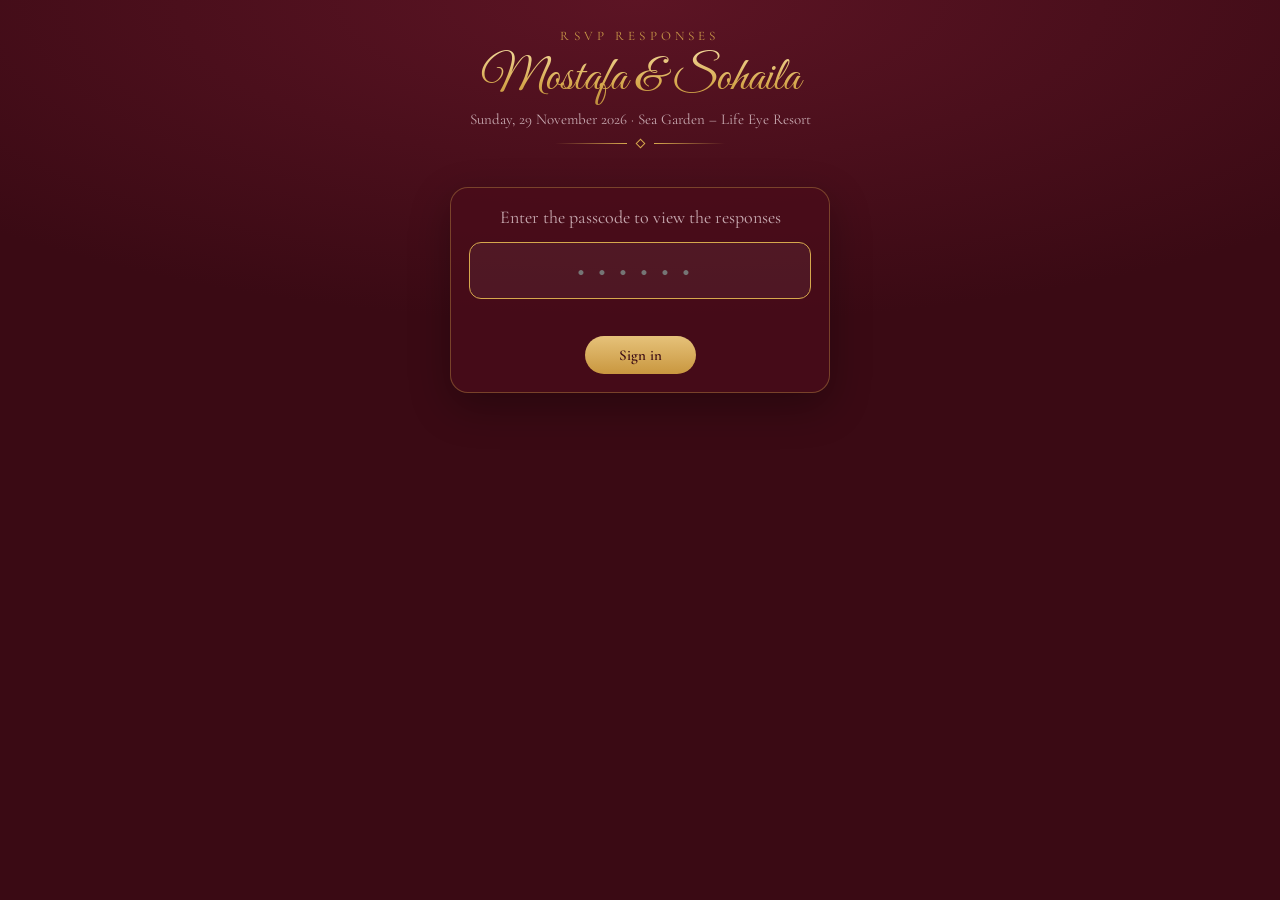
<file: rsvps.html>
<!doctype html>
<html lang="en" dir="ltr">
<head>
<meta charset="utf-8">
<meta name="viewport" content="width=device-width, initial-scale=1, viewport-fit=cover">
<meta name="robots" content="noindex, nofollow">
<meta name="referrer" content="no-referrer">
<title>RSVPs · Mostafa &amp; Sohaila</title>
<link rel="icon" href="assets/images/favicon.png">
<link rel="stylesheet" href="css/google-fonts.css">
<style>
:root{--navy:#3a0a14;--navy-2:#5c1424;--card:#4a0d1a;--gold:#D6A84D;--gold-2:#E6C27A;--cream:#F5EBD6;--muted:#c7a9b0;--green:#6fcf97;--red:#e98a8a;--line:rgba(214,168,77,.35)}
*{box-sizing:border-box}
body{margin:0;min-height:100vh;background:radial-gradient(120% 60% at 50% 0%,#5c1424 0%,var(--navy) 60%);color:var(--cream);font-family:"Cormorant Garamond","Amiri",Georgia,serif;font-size:18px}
.wrap{max-width:760px;margin:0 auto;padding:28px 16px 60px}
header{text-align:center;margin-bottom:22px}
header .kicker{color:var(--gold);font-size:13px;letter-spacing:.32em;text-transform:uppercase;opacity:.9}
header h1{font-family:"Great Vibes",cursive;font-weight:400;font-size:48px;margin:4px 0 2px;background:linear-gradient(180deg,#F3D99B,#D6A84D 60%,#B9883A);-webkit-background-clip:text;background-clip:text;color:transparent}
header .sub{color:var(--muted);font-size:15px}
.orn{display:flex;align-items:center;justify-content:center;gap:10px;width:170px;margin:12px auto 0}
.orn i{flex:1;height:1px;background:linear-gradient(90deg,transparent,var(--gold))}
.orn i:last-child{background:linear-gradient(90deg,var(--gold),transparent)}
.orn b{width:7px;height:7px;border:1px solid var(--gold);transform:rotate(45deg)}
.panel{background:rgba(74,13,26,.75);border:1px solid var(--line);border-radius:18px;padding:18px;box-shadow:0 14px 40px rgba(0,0,0,.3)}
.stats{display:grid;grid-template-columns:repeat(3,1fr);gap:10px;margin-bottom:14px}
.stat{text-align:center;padding:14px 6px;border:1px solid var(--line);border-radius:14px;background:rgba(255,255,255,.03)}
.stat .n{font-family:"Cormorant Garamond",serif;font-size:38px;line-height:1;color:var(--gold-2)}
.stat .l{font-size:13px;letter-spacing:.12em;text-transform:uppercase;color:var(--muted);margin-top:6px}
.stat.ok .n{color:var(--green)}.stat.no .n{color:var(--red)}
.tools{display:flex;flex-wrap:wrap;gap:8px;align-items:center;margin-bottom:14px}
.tools input[type=search]{flex:1 1 200px;min-width:0;padding:10px 14px;border-radius:999px;border:1px solid var(--line);background:rgba(255,255,255,.05);color:var(--cream);font:inherit;font-size:16px;outline:none}
.tools input[type=search]:focus{border-color:var(--gold)}
.tabs{display:flex;gap:6px}
.btn{padding:8px 14px;border-radius:999px;border:1px solid var(--line);background:transparent;color:var(--cream);font:inherit;font-size:15px;cursor:pointer;white-space:nowrap}
.btn:hover{border-color:var(--gold)}
.btn.on{background:var(--gold);border-color:var(--gold);color:var(--navy)}
.btn.gold{background:linear-gradient(180deg,#E6C27A,#C9973F);border:0;color:var(--navy);font-weight:700;padding:10px 34px}
.list{display:grid;gap:10px}
.item{border:1px solid var(--line);border-radius:14px;padding:12px 14px;background:rgba(255,255,255,.03)}
.item .top{display:flex;align-items:center;gap:10px}
.item .name{font-weight:700;font-size:19px;flex:1;min-width:0;overflow-wrap:anywhere}
.badge{font-size:13px;padding:3px 10px;border-radius:999px;white-space:nowrap}
.badge.attending{background:rgba(111,207,151,.15);color:var(--green);border:1px solid rgba(111,207,151,.4)}
.badge.declined{background:rgba(233,138,138,.13);color:var(--red);border:1px solid rgba(233,138,138,.4)}
.item .msg{margin-top:8px;line-height:1.8;color:#EEE1C5;white-space:pre-wrap;overflow-wrap:anywhere;unicode-bidi:plaintext}
.item .meta{margin-top:6px;font-size:13px;color:var(--muted);display:flex;gap:10px;align-items:center}
.item .del{margin-inline-start:auto;background:none;border:0;color:var(--muted);cursor:pointer;font:inherit;font-size:13px;padding:2px 4px}
.item .del:hover{color:var(--red)}
.empty{text-align:center;color:var(--muted);padding:30px 10px}
.status-line{text-align:center;color:var(--muted);font-size:13px;margin-top:14px}
.login{max-width:380px;margin:40px auto 0;text-align:center}
.login p{color:var(--muted);margin:0 0 14px}
.login input{width:100%;padding:12px 14px;border-radius:12px;border:1px solid var(--line);background:rgba(255,255,255,.05);color:var(--cream);font-family:"Cormorant Garamond",serif;font-size:26px;letter-spacing:.5em;text-align:center;direction:ltr;margin-bottom:10px;outline:none}
.login input:focus{border-color:var(--gold)}
.login .err{color:var(--red);min-height:1.4em;font-size:15px;margin-bottom:6px}
[hidden]{display:none!important}
@media (max-width:480px){.stat .n{font-size:32px}header h1{font-size:40px}.stat .l{font-size:11px;letter-spacing:.06em}}
</style>
</head>
<body>
<div class="wrap">
  <header>
    <div class="kicker">RSVP Responses</div>
    <h1>Mostafa &amp; Sohaila</h1>
    <div class="sub">Sunday, 29 November 2026 · Sea Garden – Life Eye Resort</div>
    <div class="orn"><i></i><b></b><i></i></div>
  </header>

  <form class="panel login" id="login" autocomplete="off">
    <p>Enter the passcode to view the responses</p>
    <input type="password" id="pass" inputmode="numeric" autocomplete="off" maxlength="32" placeholder="••••••" required>
    <div class="err" id="loginErr"></div>
    <button class="btn gold" type="submit">Sign in</button>
  </form>

  <main id="app" hidden>
    <div class="stats">
      <div class="stat"><div class="n" id="sTotal">0</div><div class="l">Total</div></div>
      <div class="stat ok"><div class="n" id="sYes">0</div><div class="l">Attending</div></div>
      <div class="stat no"><div class="n" id="sNo">0</div><div class="l">Declined</div></div>
    </div>
    <div class="panel">
      <div class="tools">
        <input type="search" id="q" placeholder="Search name or message">
        <div class="tabs">
          <button class="btn on" data-f="all" type="button">All</button>
          <button class="btn" data-f="attending" type="button">Attending</button>
          <button class="btn" data-f="declined" type="button">Declined</button>
        </div>
        <button class="btn" id="csv" type="button">Export CSV</button>
        <button class="btn" id="refresh" type="button">Refresh</button>
      </div>
      <div class="list" id="list"></div>
    </div>
    <div class="status-line" id="statusLine"></div>
    <div class="status-line"><button class="btn" id="logout" type="button">Sign out</button></div>
  </main>
</div>

<script>
/* Same project as the invitation. Reading goes through get_invitation_rsvps(), which only answers
   with the right passcode and locks after repeated wrong tries. */
var CONFIG = {
  supabaseUrl: "https://jcuqwcwkowtjxcykstlf.supabase.co",
  anonKey: "sb_publishable_BFtrH3u_sv9zat6B9SALyw_nS7Pajaa",
  eventSlug: "mostafa-sohaila"
};

(function () {
  var $ = function (id) { return document.getElementById(id); };
  var rows = [], filter = "all", code = "", timer = null;
  var STORE = "rsvp-pass-" + CONFIG.eventSlug;
  function num(n) { return String(n); }
  function esc(s) { return String(s == null ? "" : s).replace(/[&<>"']/g, function (c) { return { "&": "&amp;", "<": "&lt;", ">": "&gt;", '"': "&quot;", "'": "&#39;" }[c]; }); }
  function when(iso) {
    try { return new Date(iso).toLocaleString("en-GB", { day: "numeric", month: "short", hour: "numeric", minute: "2-digit", hour12: true }); }
    catch (e) { return iso; }
  }
  // every RPC answers {ok:true,...} or {ok:false,error:"invalid"|"locked"}
  function rpc(fn, args) {
    return fetch(CONFIG.supabaseUrl.replace(/\/$/, "") + "/rest/v1/rpc/" + fn, {
      method: "POST",
      headers: { "apikey": CONFIG.anonKey, "Authorization": "Bearer " + CONFIG.anonKey, "Content-Type": "application/json" },
      body: JSON.stringify(args)
    }).then(function (r) {
      if (!r.ok) throw new Error("HTTP " + r.status);
      return r.json();
    }).then(function (d) {
      if (!d || !d.ok) { var e = new Error((d && d.error) || "failed"); e.code = d && d.error; throw e; }
      return d;
    });
  }

  function render() {
    var yes = rows.filter(function (r) { return r.status === "attending"; }).length;
    $("sTotal").textContent = num(rows.length);
    $("sYes").textContent = num(yes);
    $("sNo").textContent = num(rows.length - yes);
    var q = $("q").value.trim().toLowerCase();
    var shown = rows.filter(function (r) {
      if (filter !== "all" && r.status !== filter) return false;
      return !q || (r.name + " " + (r.message || "")).toLowerCase().indexOf(q) !== -1;
    });
    $("list").innerHTML = shown.length ? shown.map(function (r) {
      var yesR = r.status === "attending";
      return '<div class="item"><div class="top"><div class="name">' + esc(r.name) + '</div>' +
        '<span class="badge ' + (yesR ? "attending" : "declined") + '">' + (yesR ? "Attending" : "Declined") + '</span></div>' +
        (r.message ? '<div class="msg">' + esc(r.message) + '</div>' : '') +
        '<div class="meta"><span>' + esc(when(r.created_at)) + '</span><span>' + (r.lang === "en" ? "EN" : "AR") + '</span>' +
        '<button class="del" type="button" data-id="' + esc(r.id) + '">Delete</button></div></div>';
    }).join("") : '<div class="empty">' + (rows.length ? "No matches" : "No responses yet") + '</div>';
  }

  function load(quiet) {
    if (!quiet) $("statusLine").textContent = "Loading…";
    return rpc("get_invitation_rsvps", { p_slug: CONFIG.eventSlug, p_passcode: code }).then(function (d) {
      rows = d.rows || [];
      render();
      $("statusLine").textContent = "Last updated " + new Date().toLocaleTimeString("en-GB", { hour: "numeric", minute: "2-digit", hour12: true }) + " · refreshes every minute";
    });
  }

  function showLogin(msg) {
    clearInterval(timer); rows = []; code = "";
    try { sessionStorage.removeItem(STORE); } catch (e) {}
    $("app").hidden = true; $("login").hidden = false;
    $("loginErr").textContent = msg || ""; $("statusLine").textContent = "";
    $("pass").value = ""; $("pass").focus();
  }

  function start(c) {
    code = c;
    $("loginErr").textContent = "";
    return load().then(function () {
      try { sessionStorage.setItem(STORE, code); } catch (e) {}
      $("login").hidden = true; $("app").hidden = false;
      clearInterval(timer); timer = setInterval(function () { load(true).catch(function () {}); }, 60000);
    }).catch(function (e) {
      showLogin(e.code === "invalid" ? "Wrong passcode" :
                e.code === "locked" ? "Too many wrong attempts. Try again in 15 minutes." :
                "Couldn't reach the database");
    });
  }

  $("login").addEventListener("submit", function (e) { e.preventDefault(); var c = $("pass").value.trim(); if (c) start(c); });
  $("q").addEventListener("input", render);
  document.querySelectorAll(".tabs .btn").forEach(function (b) {
    b.addEventListener("click", function () {
      document.querySelectorAll(".tabs .btn").forEach(function (x) { x.classList.toggle("on", x === b); });
      filter = b.getAttribute("data-f"); render();
    });
  });
  $("refresh").addEventListener("click", function () { load().catch(function () { $("statusLine").textContent = "Couldn't refresh"; }); });
  $("logout").addEventListener("click", function () { showLogin(""); });
  $("list").addEventListener("click", function (e) {
    var b = e.target.closest(".del"); if (!b) return;
    var r = rows.filter(function (x) { return x.id === b.getAttribute("data-id"); })[0];
    if (!r || !confirm("Delete the response from \"" + r.name + "\"? This can't be undone.")) return;
    rpc("delete_invitation_rsvp", { p_slug: CONFIG.eventSlug, p_passcode: code, p_id: r.id }).then(function () { return load(true); })
      .catch(function () { alert("Couldn't delete"); });
  });
  $("csv").addEventListener("click", function () {
    var head = ["Name", "Status", "Message", "Language", "Time"];
    var lines = [head].concat(rows.map(function (r) {
      return [r.name, r.status === "attending" ? "Attending" : "Declined", r.message || "", r.lang || "", new Date(r.created_at).toLocaleString("en-GB")];
    })).map(function (cols) {
      return cols.map(function (c) {
        c = String(c);
        if (/^[=+\-@\t\r]/.test(c)) c = "'" + c; // stop Excel from running a guest-typed formula
        return '"' + c.replace(/"/g, '""') + '"';
      }).join(",");
    });
    var blob = new Blob(["﻿" + lines.join("\r\n")], { type: "text/csv;charset=utf-8" });
    var a = document.createElement("a"); a.href = URL.createObjectURL(blob); a.download = "rsvps-" + CONFIG.eventSlug + ".csv"; a.click();
    setTimeout(function () { URL.revokeObjectURL(a.href); }, 1000);
  });

  if (CONFIG.supabaseUrl.indexOf("http") !== 0) { $("loginErr").textContent = "This page is not connected to Supabase yet"; return; }
  // remembered only until this tab is closed
  var saved = null; try { saved = sessionStorage.getItem(STORE); } catch (e) {}
  if (saved) start(saved); else $("pass").focus();
})();
</script>
</body>
</html>
</file>
<file: css/google-fonts.css>
/* arabic */
@font-face {
  font-family: 'Amiri';
  font-style: normal;
  font-weight: 400;
  font-display: swap;
  src: url(../assets/fonts/J7aRnpd8CGxBHpUrtLMA7w.woff2) format('woff2');
  unicode-range: U+0600-06FF, U+0750-077F, U+0870-088E, U+0890-0891, U+0897-08E1, U+08E3-08FF, U+200C-200E, U+2010-2011, U+204F, U+2E41, U+FB50-FDFF, U+FE70-FE74, U+FE76-FEFC, U+102E0-102FB, U+10E60-10E7E, U+10EC2-10EC4, U+10EFC-10EFF, U+1EE00-1EE03, U+1EE05-1EE1F, U+1EE21-1EE22, U+1EE24, U+1EE27, U+1EE29-1EE32, U+1EE34-1EE37, U+1EE39, U+1EE3B, U+1EE42, U+1EE47, U+1EE49, U+1EE4B, U+1EE4D-1EE4F, U+1EE51-1EE52, U+1EE54, U+1EE57, U+1EE59, U+1EE5B, U+1EE5D, U+1EE5F, U+1EE61-1EE62, U+1EE64, U+1EE67-1EE6A, U+1EE6C-1EE72, U+1EE74-1EE77, U+1EE79-1EE7C, U+1EE7E, U+1EE80-1EE89, U+1EE8B-1EE9B, U+1EEA1-1EEA3, U+1EEA5-1EEA9, U+1EEAB-1EEBB, U+1EEF0-1EEF1;
}
/* latin-ext */
@font-face {
  font-family: 'Amiri';
  font-style: normal;
  font-weight: 400;
  font-display: swap;
  src: url(../assets/fonts/J7aRnpd8CGxBHpUgtLMA7w.woff2) format('woff2');
  unicode-range: U+0100-02BA, U+02BD-02C5, U+02C7-02CC, U+02CE-02D7, U+02DD-02FF, U+0304, U+0308, U+0329, U+1D00-1DBF, U+1E00-1E9F, U+1EF2-1EFF, U+2020, U+20A0-20AB, U+20AD-20C0, U+2113, U+2C60-2C7F, U+A720-A7FF;
}
/* latin */
@font-face {
  font-family: 'Amiri';
  font-style: normal;
  font-weight: 400;
  font-display: swap;
  src: url(../assets/fonts/J7aRnpd8CGxBHpUutLM.woff2) format('woff2');
  unicode-range: U+0000-00FF, U+0131, U+0152-0153, U+02BB-02BC, U+02C6, U+02DA, U+02DC, U+0304, U+0308, U+0329, U+2000-206F, U+20AC, U+2122, U+2191, U+2193, U+2212, U+2215, U+FEFF, U+FFFD;
}
/* arabic */
@font-face {
  font-family: 'Amiri';
  font-style: normal;
  font-weight: 700;
  font-display: swap;
  src: url(../assets/fonts/J7acnpd8CGxBHp2VkaY6zp5yGw.woff2) format('woff2');
  unicode-range: U+0600-06FF, U+0750-077F, U+0870-088E, U+0890-0891, U+0897-08E1, U+08E3-08FF, U+200C-200E, U+2010-2011, U+204F, U+2E41, U+FB50-FDFF, U+FE70-FE74, U+FE76-FEFC, U+102E0-102FB, U+10E60-10E7E, U+10EC2-10EC4, U+10EFC-10EFF, U+1EE00-1EE03, U+1EE05-1EE1F, U+1EE21-1EE22, U+1EE24, U+1EE27, U+1EE29-1EE32, U+1EE34-1EE37, U+1EE39, U+1EE3B, U+1EE42, U+1EE47, U+1EE49, U+1EE4B, U+1EE4D-1EE4F, U+1EE51-1EE52, U+1EE54, U+1EE57, U+1EE59, U+1EE5B, U+1EE5D, U+1EE5F, U+1EE61-1EE62, U+1EE64, U+1EE67-1EE6A, U+1EE6C-1EE72, U+1EE74-1EE77, U+1EE79-1EE7C, U+1EE7E, U+1EE80-1EE89, U+1EE8B-1EE9B, U+1EEA1-1EEA3, U+1EEA5-1EEA9, U+1EEAB-1EEBB, U+1EEF0-1EEF1;
}
/* latin-ext */
@font-face {
  font-family: 'Amiri';
  font-style: normal;
  font-weight: 700;
  font-display: swap;
  src: url(../assets/fonts/J7acnpd8CGxBHp2VkaYxzp5yGw.woff2) format('woff2');
  unicode-range: U+0100-02BA, U+02BD-02C5, U+02C7-02CC, U+02CE-02D7, U+02DD-02FF, U+0304, U+0308, U+0329, U+1D00-1DBF, U+1E00-1E9F, U+1EF2-1EFF, U+2020, U+20A0-20AB, U+20AD-20C0, U+2113, U+2C60-2C7F, U+A720-A7FF;
}
/* latin */
@font-face {
  font-family: 'Amiri';
  font-style: normal;
  font-weight: 700;
  font-display: swap;
  src: url(../assets/fonts/J7acnpd8CGxBHp2VkaY_zp4.woff2) format('woff2');
  unicode-range: U+0000-00FF, U+0131, U+0152-0153, U+02BB-02BC, U+02C6, U+02DA, U+02DC, U+0304, U+0308, U+0329, U+2000-206F, U+20AC, U+2122, U+2191, U+2193, U+2212, U+2215, U+FEFF, U+FFFD;
}
/* arabic */
@font-face {
  font-family: 'Aref Ruqaa';
  font-style: normal;
  font-weight: 400;
  font-display: swap;
  src: url(../assets/fonts/WwkbxPW1E165rajQKDulIIIoVeo5.woff2) format('woff2');
  unicode-range: U+0600-06FF, U+0750-077F, U+0870-088E, U+0890-0891, U+0897-08E1, U+08E3-08FF, U+200C-200E, U+2010-2011, U+204F, U+2E41, U+FB50-FDFF, U+FE70-FE74, U+FE76-FEFC, U+102E0-102FB, U+10E60-10E7E, U+10EC2-10EC4, U+10EFC-10EFF, U+1EE00-1EE03, U+1EE05-1EE1F, U+1EE21-1EE22, U+1EE24, U+1EE27, U+1EE29-1EE32, U+1EE34-1EE37, U+1EE39, U+1EE3B, U+1EE42, U+1EE47, U+1EE49, U+1EE4B, U+1EE4D-1EE4F, U+1EE51-1EE52, U+1EE54, U+1EE57, U+1EE59, U+1EE5B, U+1EE5D, U+1EE5F, U+1EE61-1EE62, U+1EE64, U+1EE67-1EE6A, U+1EE6C-1EE72, U+1EE74-1EE77, U+1EE79-1EE7C, U+1EE7E, U+1EE80-1EE89, U+1EE8B-1EE9B, U+1EEA1-1EEA3, U+1EEA5-1EEA9, U+1EEAB-1EEBB, U+1EEF0-1EEF1;
}
/* latin-ext */
@font-face {
  font-family: 'Aref Ruqaa';
  font-style: normal;
  font-weight: 400;
  font-display: swap;
  src: url(../assets/fonts/WwkbxPW1E165rajQKDulIIkoVeo5.woff2) format('woff2');
  unicode-range: U+0100-02BA, U+02BD-02C5, U+02C7-02CC, U+02CE-02D7, U+02DD-02FF, U+0304, U+0308, U+0329, U+1D00-1DBF, U+1E00-1E9F, U+1EF2-1EFF, U+2020, U+20A0-20AB, U+20AD-20C0, U+2113, U+2C60-2C7F, U+A720-A7FF;
}
/* latin */
@font-face {
  font-family: 'Aref Ruqaa';
  font-style: normal;
  font-weight: 400;
  font-display: swap;
  src: url(../assets/fonts/WwkbxPW1E165rajQKDulIIcoVQ.woff2) format('woff2');
  unicode-range: U+0000-00FF, U+0131, U+0152-0153, U+02BB-02BC, U+02C6, U+02DA, U+02DC, U+0304, U+0308, U+0329, U+2000-206F, U+20AC, U+2122, U+2191, U+2193, U+2212, U+2215, U+FEFF, U+FFFD;
}
/* arabic */
@font-face {
  font-family: 'Aref Ruqaa';
  font-style: normal;
  font-weight: 700;
  font-display: swap;
  src: url(../assets/fonts/WwkYxPW1E165rajQKDulKDwNQNAY2e_7.woff2) format('woff2');
  unicode-range: U+0600-06FF, U+0750-077F, U+0870-088E, U+0890-0891, U+0897-08E1, U+08E3-08FF, U+200C-200E, U+2010-2011, U+204F, U+2E41, U+FB50-FDFF, U+FE70-FE74, U+FE76-FEFC, U+102E0-102FB, U+10E60-10E7E, U+10EC2-10EC4, U+10EFC-10EFF, U+1EE00-1EE03, U+1EE05-1EE1F, U+1EE21-1EE22, U+1EE24, U+1EE27, U+1EE29-1EE32, U+1EE34-1EE37, U+1EE39, U+1EE3B, U+1EE42, U+1EE47, U+1EE49, U+1EE4B, U+1EE4D-1EE4F, U+1EE51-1EE52, U+1EE54, U+1EE57, U+1EE59, U+1EE5B, U+1EE5D, U+1EE5F, U+1EE61-1EE62, U+1EE64, U+1EE67-1EE6A, U+1EE6C-1EE72, U+1EE74-1EE77, U+1EE79-1EE7C, U+1EE7E, U+1EE80-1EE89, U+1EE8B-1EE9B, U+1EEA1-1EEA3, U+1EEA5-1EEA9, U+1EEAB-1EEBB, U+1EEF0-1EEF1;
}
/* latin-ext */
@font-face {
  font-family: 'Aref Ruqaa';
  font-style: normal;
  font-weight: 700;
  font-display: swap;
  src: url(../assets/fonts/WwkYxPW1E165rajQKDulKDwNQNsY2e_7.woff2) format('woff2');
  unicode-range: U+0100-02BA, U+02BD-02C5, U+02C7-02CC, U+02CE-02D7, U+02DD-02FF, U+0304, U+0308, U+0329, U+1D00-1DBF, U+1E00-1E9F, U+1EF2-1EFF, U+2020, U+20A0-20AB, U+20AD-20C0, U+2113, U+2C60-2C7F, U+A720-A7FF;
}
/* latin */
@font-face {
  font-family: 'Aref Ruqaa';
  font-style: normal;
  font-weight: 700;
  font-display: swap;
  src: url(../assets/fonts/WwkYxPW1E165rajQKDulKDwNQNUY2Q.woff2) format('woff2');
  unicode-range: U+0000-00FF, U+0131, U+0152-0153, U+02BB-02BC, U+02C6, U+02DA, U+02DC, U+0304, U+0308, U+0329, U+2000-206F, U+20AC, U+2122, U+2191, U+2193, U+2212, U+2215, U+FEFF, U+FFFD;
}
/* arabic */
@font-face {
  font-family: 'Cairo';
  font-style: normal;
  font-weight: 300;
  font-display: swap;
  src: url(../assets/fonts/SLXVc1nY6HkvangtZmpQdkhzfH5lkSscQyyS4J0.woff2) format('woff2');
  unicode-range: U+0600-06FF, U+0750-077F, U+0870-088E, U+0890-0891, U+0897-08E1, U+08E3-08FF, U+200C-200E, U+2010-2011, U+204F, U+2E41, U+FB50-FDFF, U+FE70-FE74, U+FE76-FEFC, U+102E0-102FB, U+10E60-10E7E, U+10EC2-10EC4, U+10EFC-10EFF, U+1EE00-1EE03, U+1EE05-1EE1F, U+1EE21-1EE22, U+1EE24, U+1EE27, U+1EE29-1EE32, U+1EE34-1EE37, U+1EE39, U+1EE3B, U+1EE42, U+1EE47, U+1EE49, U+1EE4B, U+1EE4D-1EE4F, U+1EE51-1EE52, U+1EE54, U+1EE57, U+1EE59, U+1EE5B, U+1EE5D, U+1EE5F, U+1EE61-1EE62, U+1EE64, U+1EE67-1EE6A, U+1EE6C-1EE72, U+1EE74-1EE77, U+1EE79-1EE7C, U+1EE7E, U+1EE80-1EE89, U+1EE8B-1EE9B, U+1EEA1-1EEA3, U+1EEA5-1EEA9, U+1EEAB-1EEBB, U+1EEF0-1EEF1;
}
/* latin-ext */
@font-face {
  font-family: 'Cairo';
  font-style: normal;
  font-weight: 300;
  font-display: swap;
  src: url(../assets/fonts/SLXVc1nY6HkvangtZmpQdkhzfH5lkSscSCyS4J0.woff2) format('woff2');
  unicode-range: U+0100-02BA, U+02BD-02C5, U+02C7-02CC, U+02CE-02D7, U+02DD-02FF, U+0304, U+0308, U+0329, U+1D00-1DBF, U+1E00-1E9F, U+1EF2-1EFF, U+2020, U+20A0-20AB, U+20AD-20C0, U+2113, U+2C60-2C7F, U+A720-A7FF;
}
/* latin */
@font-face {
  font-family: 'Cairo';
  font-style: normal;
  font-weight: 300;
  font-display: swap;
  src: url(../assets/fonts/SLXVc1nY6HkvangtZmpQdkhzfH5lkSscRiyS.woff2) format('woff2');
  unicode-range: U+0000-00FF, U+0131, U+0152-0153, U+02BB-02BC, U+02C6, U+02DA, U+02DC, U+0304, U+0308, U+0329, U+2000-206F, U+20AC, U+2122, U+2191, U+2193, U+2212, U+2215, U+FEFF, U+FFFD;
}
/* arabic */
@font-face {
  font-family: 'Cairo';
  font-style: normal;
  font-weight: 400;
  font-display: swap;
  src: url(../assets/fonts/SLXVc1nY6HkvangtZmpQdkhzfH5lkSscQyyS4J0.woff2) format('woff2');
  unicode-range: U+0600-06FF, U+0750-077F, U+0870-088E, U+0890-0891, U+0897-08E1, U+08E3-08FF, U+200C-200E, U+2010-2011, U+204F, U+2E41, U+FB50-FDFF, U+FE70-FE74, U+FE76-FEFC, U+102E0-102FB, U+10E60-10E7E, U+10EC2-10EC4, U+10EFC-10EFF, U+1EE00-1EE03, U+1EE05-1EE1F, U+1EE21-1EE22, U+1EE24, U+1EE27, U+1EE29-1EE32, U+1EE34-1EE37, U+1EE39, U+1EE3B, U+1EE42, U+1EE47, U+1EE49, U+1EE4B, U+1EE4D-1EE4F, U+1EE51-1EE52, U+1EE54, U+1EE57, U+1EE59, U+1EE5B, U+1EE5D, U+1EE5F, U+1EE61-1EE62, U+1EE64, U+1EE67-1EE6A, U+1EE6C-1EE72, U+1EE74-1EE77, U+1EE79-1EE7C, U+1EE7E, U+1EE80-1EE89, U+1EE8B-1EE9B, U+1EEA1-1EEA3, U+1EEA5-1EEA9, U+1EEAB-1EEBB, U+1EEF0-1EEF1;
}
/* latin-ext */
@font-face {
  font-family: 'Cairo';
  font-style: normal;
  font-weight: 400;
  font-display: swap;
  src: url(../assets/fonts/SLXVc1nY6HkvangtZmpQdkhzfH5lkSscSCyS4J0.woff2) format('woff2');
  unicode-range: U+0100-02BA, U+02BD-02C5, U+02C7-02CC, U+02CE-02D7, U+02DD-02FF, U+0304, U+0308, U+0329, U+1D00-1DBF, U+1E00-1E9F, U+1EF2-1EFF, U+2020, U+20A0-20AB, U+20AD-20C0, U+2113, U+2C60-2C7F, U+A720-A7FF;
}
/* latin */
@font-face {
  font-family: 'Cairo';
  font-style: normal;
  font-weight: 400;
  font-display: swap;
  src: url(../assets/fonts/SLXVc1nY6HkvangtZmpQdkhzfH5lkSscRiyS.woff2) format('woff2');
  unicode-range: U+0000-00FF, U+0131, U+0152-0153, U+02BB-02BC, U+02C6, U+02DA, U+02DC, U+0304, U+0308, U+0329, U+2000-206F, U+20AC, U+2122, U+2191, U+2193, U+2212, U+2215, U+FEFF, U+FFFD;
}
/* arabic */
@font-face {
  font-family: 'Cairo';
  font-style: normal;
  font-weight: 600;
  font-display: swap;
  src: url(../assets/fonts/SLXVc1nY6HkvangtZmpQdkhzfH5lkSscQyyS4J0.woff2) format('woff2');
  unicode-range: U+0600-06FF, U+0750-077F, U+0870-088E, U+0890-0891, U+0897-08E1, U+08E3-08FF, U+200C-200E, U+2010-2011, U+204F, U+2E41, U+FB50-FDFF, U+FE70-FE74, U+FE76-FEFC, U+102E0-102FB, U+10E60-10E7E, U+10EC2-10EC4, U+10EFC-10EFF, U+1EE00-1EE03, U+1EE05-1EE1F, U+1EE21-1EE22, U+1EE24, U+1EE27, U+1EE29-1EE32, U+1EE34-1EE37, U+1EE39, U+1EE3B, U+1EE42, U+1EE47, U+1EE49, U+1EE4B, U+1EE4D-1EE4F, U+1EE51-1EE52, U+1EE54, U+1EE57, U+1EE59, U+1EE5B, U+1EE5D, U+1EE5F, U+1EE61-1EE62, U+1EE64, U+1EE67-1EE6A, U+1EE6C-1EE72, U+1EE74-1EE77, U+1EE79-1EE7C, U+1EE7E, U+1EE80-1EE89, U+1EE8B-1EE9B, U+1EEA1-1EEA3, U+1EEA5-1EEA9, U+1EEAB-1EEBB, U+1EEF0-1EEF1;
}
/* latin-ext */
@font-face {
  font-family: 'Cairo';
  font-style: normal;
  font-weight: 600;
  font-display: swap;
  src: url(../assets/fonts/SLXVc1nY6HkvangtZmpQdkhzfH5lkSscSCyS4J0.woff2) format('woff2');
  unicode-range: U+0100-02BA, U+02BD-02C5, U+02C7-02CC, U+02CE-02D7, U+02DD-02FF, U+0304, U+0308, U+0329, U+1D00-1DBF, U+1E00-1E9F, U+1EF2-1EFF, U+2020, U+20A0-20AB, U+20AD-20C0, U+2113, U+2C60-2C7F, U+A720-A7FF;
}
/* latin */
@font-face {
  font-family: 'Cairo';
  font-style: normal;
  font-weight: 600;
  font-display: swap;
  src: url(../assets/fonts/SLXVc1nY6HkvangtZmpQdkhzfH5lkSscRiyS.woff2) format('woff2');
  unicode-range: U+0000-00FF, U+0131, U+0152-0153, U+02BB-02BC, U+02C6, U+02DA, U+02DC, U+0304, U+0308, U+0329, U+2000-206F, U+20AC, U+2122, U+2191, U+2193, U+2212, U+2215, U+FEFF, U+FFFD;
}
/* arabic */
@font-face {
  font-family: 'Cairo';
  font-style: normal;
  font-weight: 700;
  font-display: swap;
  src: url(../assets/fonts/SLXVc1nY6HkvangtZmpQdkhzfH5lkSscQyyS4J0.woff2) format('woff2');
  unicode-range: U+0600-06FF, U+0750-077F, U+0870-088E, U+0890-0891, U+0897-08E1, U+08E3-08FF, U+200C-200E, U+2010-2011, U+204F, U+2E41, U+FB50-FDFF, U+FE70-FE74, U+FE76-FEFC, U+102E0-102FB, U+10E60-10E7E, U+10EC2-10EC4, U+10EFC-10EFF, U+1EE00-1EE03, U+1EE05-1EE1F, U+1EE21-1EE22, U+1EE24, U+1EE27, U+1EE29-1EE32, U+1EE34-1EE37, U+1EE39, U+1EE3B, U+1EE42, U+1EE47, U+1EE49, U+1EE4B, U+1EE4D-1EE4F, U+1EE51-1EE52, U+1EE54, U+1EE57, U+1EE59, U+1EE5B, U+1EE5D, U+1EE5F, U+1EE61-1EE62, U+1EE64, U+1EE67-1EE6A, U+1EE6C-1EE72, U+1EE74-1EE77, U+1EE79-1EE7C, U+1EE7E, U+1EE80-1EE89, U+1EE8B-1EE9B, U+1EEA1-1EEA3, U+1EEA5-1EEA9, U+1EEAB-1EEBB, U+1EEF0-1EEF1;
}
/* latin-ext */
@font-face {
  font-family: 'Cairo';
  font-style: normal;
  font-weight: 700;
  font-display: swap;
  src: url(../assets/fonts/SLXVc1nY6HkvangtZmpQdkhzfH5lkSscSCyS4J0.woff2) format('woff2');
  unicode-range: U+0100-02BA, U+02BD-02C5, U+02C7-02CC, U+02CE-02D7, U+02DD-02FF, U+0304, U+0308, U+0329, U+1D00-1DBF, U+1E00-1E9F, U+1EF2-1EFF, U+2020, U+20A0-20AB, U+20AD-20C0, U+2113, U+2C60-2C7F, U+A720-A7FF;
}
/* latin */
@font-face {
  font-family: 'Cairo';
  font-style: normal;
  font-weight: 700;
  font-display: swap;
  src: url(../assets/fonts/SLXVc1nY6HkvangtZmpQdkhzfH5lkSscRiyS.woff2) format('woff2');
  unicode-range: U+0000-00FF, U+0131, U+0152-0153, U+02BB-02BC, U+02C6, U+02DA, U+02DC, U+0304, U+0308, U+0329, U+2000-206F, U+20AC, U+2122, U+2191, U+2193, U+2212, U+2215, U+FEFF, U+FFFD;
}
/* cyrillic-ext */
@font-face {
  font-family: 'Cormorant Garamond';
  font-style: normal;
  font-weight: 300;
  font-display: swap;
  src: url(../assets/fonts/co3bmX5slCNuHLi8bLeY9MK7whWMhyjYpHtKgS4.woff2) format('woff2');
  unicode-range: U+0460-052F, U+1C80-1C8A, U+20B4, U+2DE0-2DFF, U+A640-A69F, U+FE2E-FE2F;
}
/* cyrillic */
@font-face {
  font-family: 'Cormorant Garamond';
  font-style: normal;
  font-weight: 300;
  font-display: swap;
  src: url(../assets/fonts/co3bmX5slCNuHLi8bLeY9MK7whWMhyjYrXtKgS4.woff2) format('woff2');
  unicode-range: U+0301, U+0400-045F, U+0490-0491, U+04B0-04B1, U+2116;
}
/* vietnamese */
@font-face {
  font-family: 'Cormorant Garamond';
  font-style: normal;
  font-weight: 300;
  font-display: swap;
  src: url(../assets/fonts/co3bmX5slCNuHLi8bLeY9MK7whWMhyjYpntKgS4.woff2) format('woff2');
  unicode-range: U+0102-0103, U+0110-0111, U+0128-0129, U+0168-0169, U+01A0-01A1, U+01AF-01B0, U+0300-0301, U+0303-0304, U+0308-0309, U+0323, U+0329, U+1EA0-1EF9, U+20AB;
}
/* latin-ext */
@font-face {
  font-family: 'Cormorant Garamond';
  font-style: normal;
  font-weight: 300;
  font-display: swap;
  src: url(../assets/fonts/co3bmX5slCNuHLi8bLeY9MK7whWMhyjYp3tKgS4.woff2) format('woff2');
  unicode-range: U+0100-02BA, U+02BD-02C5, U+02C7-02CC, U+02CE-02D7, U+02DD-02FF, U+0304, U+0308, U+0329, U+1D00-1DBF, U+1E00-1E9F, U+1EF2-1EFF, U+2020, U+20A0-20AB, U+20AD-20C0, U+2113, U+2C60-2C7F, U+A720-A7FF;
}
/* latin */
@font-face {
  font-family: 'Cormorant Garamond';
  font-style: normal;
  font-weight: 300;
  font-display: swap;
  src: url(../assets/fonts/co3bmX5slCNuHLi8bLeY9MK7whWMhyjYqXtK.woff2) format('woff2');
  unicode-range: U+0000-00FF, U+0131, U+0152-0153, U+02BB-02BC, U+02C6, U+02DA, U+02DC, U+0304, U+0308, U+0329, U+2000-206F, U+20AC, U+2122, U+2191, U+2193, U+2212, U+2215, U+FEFF, U+FFFD;
}
/* cyrillic-ext */
@font-face {
  font-family: 'Cormorant Garamond';
  font-style: normal;
  font-weight: 400;
  font-display: swap;
  src: url(../assets/fonts/co3bmX5slCNuHLi8bLeY9MK7whWMhyjYpHtKgS4.woff2) format('woff2');
  unicode-range: U+0460-052F, U+1C80-1C8A, U+20B4, U+2DE0-2DFF, U+A640-A69F, U+FE2E-FE2F;
}
/* cyrillic */
@font-face {
  font-family: 'Cormorant Garamond';
  font-style: normal;
  font-weight: 400;
  font-display: swap;
  src: url(../assets/fonts/co3bmX5slCNuHLi8bLeY9MK7whWMhyjYrXtKgS4.woff2) format('woff2');
  unicode-range: U+0301, U+0400-045F, U+0490-0491, U+04B0-04B1, U+2116;
}
/* vietnamese */
@font-face {
  font-family: 'Cormorant Garamond';
  font-style: normal;
  font-weight: 400;
  font-display: swap;
  src: url(../assets/fonts/co3bmX5slCNuHLi8bLeY9MK7whWMhyjYpntKgS4.woff2) format('woff2');
  unicode-range: U+0102-0103, U+0110-0111, U+0128-0129, U+0168-0169, U+01A0-01A1, U+01AF-01B0, U+0300-0301, U+0303-0304, U+0308-0309, U+0323, U+0329, U+1EA0-1EF9, U+20AB;
}
/* latin-ext */
@font-face {
  font-family: 'Cormorant Garamond';
  font-style: normal;
  font-weight: 400;
  font-display: swap;
  src: url(../assets/fonts/co3bmX5slCNuHLi8bLeY9MK7whWMhyjYp3tKgS4.woff2) format('woff2');
  unicode-range: U+0100-02BA, U+02BD-02C5, U+02C7-02CC, U+02CE-02D7, U+02DD-02FF, U+0304, U+0308, U+0329, U+1D00-1DBF, U+1E00-1E9F, U+1EF2-1EFF, U+2020, U+20A0-20AB, U+20AD-20C0, U+2113, U+2C60-2C7F, U+A720-A7FF;
}
/* latin */
@font-face {
  font-family: 'Cormorant Garamond';
  font-style: normal;
  font-weight: 400;
  font-display: swap;
  src: url(../assets/fonts/co3bmX5slCNuHLi8bLeY9MK7whWMhyjYqXtK.woff2) format('woff2');
  unicode-range: U+0000-00FF, U+0131, U+0152-0153, U+02BB-02BC, U+02C6, U+02DA, U+02DC, U+0304, U+0308, U+0329, U+2000-206F, U+20AC, U+2122, U+2191, U+2193, U+2212, U+2215, U+FEFF, U+FFFD;
}
/* cyrillic-ext */
@font-face {
  font-family: 'Cormorant Garamond';
  font-style: normal;
  font-weight: 500;
  font-display: swap;
  src: url(../assets/fonts/co3bmX5slCNuHLi8bLeY9MK7whWMhyjYpHtKgS4.woff2) format('woff2');
  unicode-range: U+0460-052F, U+1C80-1C8A, U+20B4, U+2DE0-2DFF, U+A640-A69F, U+FE2E-FE2F;
}
/* cyrillic */
@font-face {
  font-family: 'Cormorant Garamond';
  font-style: normal;
  font-weight: 500;
  font-display: swap;
  src: url(../assets/fonts/co3bmX5slCNuHLi8bLeY9MK7whWMhyjYrXtKgS4.woff2) format('woff2');
  unicode-range: U+0301, U+0400-045F, U+0490-0491, U+04B0-04B1, U+2116;
}
/* vietnamese */
@font-face {
  font-family: 'Cormorant Garamond';
  font-style: normal;
  font-weight: 500;
  font-display: swap;
  src: url(../assets/fonts/co3bmX5slCNuHLi8bLeY9MK7whWMhyjYpntKgS4.woff2) format('woff2');
  unicode-range: U+0102-0103, U+0110-0111, U+0128-0129, U+0168-0169, U+01A0-01A1, U+01AF-01B0, U+0300-0301, U+0303-0304, U+0308-0309, U+0323, U+0329, U+1EA0-1EF9, U+20AB;
}
/* latin-ext */
@font-face {
  font-family: 'Cormorant Garamond';
  font-style: normal;
  font-weight: 500;
  font-display: swap;
  src: url(../assets/fonts/co3bmX5slCNuHLi8bLeY9MK7whWMhyjYp3tKgS4.woff2) format('woff2');
  unicode-range: U+0100-02BA, U+02BD-02C5, U+02C7-02CC, U+02CE-02D7, U+02DD-02FF, U+0304, U+0308, U+0329, U+1D00-1DBF, U+1E00-1E9F, U+1EF2-1EFF, U+2020, U+20A0-20AB, U+20AD-20C0, U+2113, U+2C60-2C7F, U+A720-A7FF;
}
/* latin */
@font-face {
  font-family: 'Cormorant Garamond';
  font-style: normal;
  font-weight: 500;
  font-display: swap;
  src: url(../assets/fonts/co3bmX5slCNuHLi8bLeY9MK7whWMhyjYqXtK.woff2) format('woff2');
  unicode-range: U+0000-00FF, U+0131, U+0152-0153, U+02BB-02BC, U+02C6, U+02DA, U+02DC, U+0304, U+0308, U+0329, U+2000-206F, U+20AC, U+2122, U+2191, U+2193, U+2212, U+2215, U+FEFF, U+FFFD;
}
/* cyrillic-ext */
@font-face {
  font-family: 'Cormorant Garamond';
  font-style: normal;
  font-weight: 600;
  font-display: swap;
  src: url(../assets/fonts/co3bmX5slCNuHLi8bLeY9MK7whWMhyjYpHtKgS4.woff2) format('woff2');
  unicode-range: U+0460-052F, U+1C80-1C8A, U+20B4, U+2DE0-2DFF, U+A640-A69F, U+FE2E-FE2F;
}
/* cyrillic */
@font-face {
  font-family: 'Cormorant Garamond';
  font-style: normal;
  font-weight: 600;
  font-display: swap;
  src: url(../assets/fonts/co3bmX5slCNuHLi8bLeY9MK7whWMhyjYrXtKgS4.woff2) format('woff2');
  unicode-range: U+0301, U+0400-045F, U+0490-0491, U+04B0-04B1, U+2116;
}
/* vietnamese */
@font-face {
  font-family: 'Cormorant Garamond';
  font-style: normal;
  font-weight: 600;
  font-display: swap;
  src: url(../assets/fonts/co3bmX5slCNuHLi8bLeY9MK7whWMhyjYpntKgS4.woff2) format('woff2');
  unicode-range: U+0102-0103, U+0110-0111, U+0128-0129, U+0168-0169, U+01A0-01A1, U+01AF-01B0, U+0300-0301, U+0303-0304, U+0308-0309, U+0323, U+0329, U+1EA0-1EF9, U+20AB;
}
/* latin-ext */
@font-face {
  font-family: 'Cormorant Garamond';
  font-style: normal;
  font-weight: 600;
  font-display: swap;
  src: url(../assets/fonts/co3bmX5slCNuHLi8bLeY9MK7whWMhyjYp3tKgS4.woff2) format('woff2');
  unicode-range: U+0100-02BA, U+02BD-02C5, U+02C7-02CC, U+02CE-02D7, U+02DD-02FF, U+0304, U+0308, U+0329, U+1D00-1DBF, U+1E00-1E9F, U+1EF2-1EFF, U+2020, U+20A0-20AB, U+20AD-20C0, U+2113, U+2C60-2C7F, U+A720-A7FF;
}
/* latin */
@font-face {
  font-family: 'Cormorant Garamond';
  font-style: normal;
  font-weight: 600;
  font-display: swap;
  src: url(../assets/fonts/co3bmX5slCNuHLi8bLeY9MK7whWMhyjYqXtK.woff2) format('woff2');
  unicode-range: U+0000-00FF, U+0131, U+0152-0153, U+02BB-02BC, U+02C6, U+02DA, U+02DC, U+0304, U+0308, U+0329, U+2000-206F, U+20AC, U+2122, U+2191, U+2193, U+2212, U+2215, U+FEFF, U+FFFD;
}
/* vietnamese */
@font-face {
  font-family: 'Gelasio';
  font-style: italic;
  font-weight: 400;
  font-display: swap;
  src: url(../assets/fonts/cIfsMaFfvUQxTTqS9Cu7b2nySBfeR6rA1M9vwzzm9Cba.woff2) format('woff2');
  unicode-range: U+0102-0103, U+0110-0111, U+0128-0129, U+0168-0169, U+01A0-01A1, U+01AF-01B0, U+0300-0301, U+0303-0304, U+0308-0309, U+0323, U+0329, U+1EA0-1EF9, U+20AB;
}
/* latin-ext */
@font-face {
  font-family: 'Gelasio';
  font-style: italic;
  font-weight: 400;
  font-display: swap;
  src: url(../assets/fonts/cIfsMaFfvUQxTTqS9Cu7b2nySBfeR6rA1M9vwz3m9Cba.woff2) format('woff2');
  unicode-range: U+0100-02BA, U+02BD-02C5, U+02C7-02CC, U+02CE-02D7, U+02DD-02FF, U+0304, U+0308, U+0329, U+1D00-1DBF, U+1E00-1E9F, U+1EF2-1EFF, U+2020, U+20A0-20AB, U+20AD-20C0, U+2113, U+2C60-2C7F, U+A720-A7FF;
}
/* latin */
@font-face {
  font-family: 'Gelasio';
  font-style: italic;
  font-weight: 400;
  font-display: swap;
  src: url(../assets/fonts/cIfsMaFfvUQxTTqS9Cu7b2nySBfeR6rA1M9vwzPm9A.woff2) format('woff2');
  unicode-range: U+0000-00FF, U+0131, U+0152-0153, U+02BB-02BC, U+02C6, U+02DA, U+02DC, U+0304, U+0308, U+0329, U+2000-206F, U+20AC, U+2122, U+2191, U+2193, U+2212, U+2215, U+FEFF, U+FFFD;
}
/* vietnamese */
@font-face {
  font-family: 'Gelasio';
  font-style: normal;
  font-weight: 400;
  font-display: swap;
  src: url(../assets/fonts/cIf9MaFfvUQxTTqS9CGhYVkH.woff2) format('woff2');
  unicode-range: U+0102-0103, U+0110-0111, U+0128-0129, U+0168-0169, U+01A0-01A1, U+01AF-01B0, U+0300-0301, U+0303-0304, U+0308-0309, U+0323, U+0329, U+1EA0-1EF9, U+20AB;
}
/* latin-ext */
@font-face {
  font-family: 'Gelasio';
  font-style: normal;
  font-weight: 400;
  font-display: swap;
  src: url(../assets/fonts/cIf9MaFfvUQxTTqS9CChYVkH.woff2) format('woff2');
  unicode-range: U+0100-02BA, U+02BD-02C5, U+02C7-02CC, U+02CE-02D7, U+02DD-02FF, U+0304, U+0308, U+0329, U+1D00-1DBF, U+1E00-1E9F, U+1EF2-1EFF, U+2020, U+20A0-20AB, U+20AD-20C0, U+2113, U+2C60-2C7F, U+A720-A7FF;
}
/* latin */
@font-face {
  font-family: 'Gelasio';
  font-style: normal;
  font-weight: 400;
  font-display: swap;
  src: url(../assets/fonts/cIf9MaFfvUQxTTqS9C6hYQ.woff2) format('woff2');
  unicode-range: U+0000-00FF, U+0131, U+0152-0153, U+02BB-02BC, U+02C6, U+02DA, U+02DC, U+0304, U+0308, U+0329, U+2000-206F, U+20AC, U+2122, U+2191, U+2193, U+2212, U+2215, U+FEFF, U+FFFD;
}
/* vietnamese */
@font-face {
  font-family: 'Gelasio';
  font-style: normal;
  font-weight: 500;
  font-display: swap;
  src: url(../assets/fonts/cIf9MaFfvUQxTTqS9CGhYVkH.woff2) format('woff2');
  unicode-range: U+0102-0103, U+0110-0111, U+0128-0129, U+0168-0169, U+01A0-01A1, U+01AF-01B0, U+0300-0301, U+0303-0304, U+0308-0309, U+0323, U+0329, U+1EA0-1EF9, U+20AB;
}
/* latin-ext */
@font-face {
  font-family: 'Gelasio';
  font-style: normal;
  font-weight: 500;
  font-display: swap;
  src: url(../assets/fonts/cIf9MaFfvUQxTTqS9CChYVkH.woff2) format('woff2');
  unicode-range: U+0100-02BA, U+02BD-02C5, U+02C7-02CC, U+02CE-02D7, U+02DD-02FF, U+0304, U+0308, U+0329, U+1D00-1DBF, U+1E00-1E9F, U+1EF2-1EFF, U+2020, U+20A0-20AB, U+20AD-20C0, U+2113, U+2C60-2C7F, U+A720-A7FF;
}
/* latin */
@font-face {
  font-family: 'Gelasio';
  font-style: normal;
  font-weight: 500;
  font-display: swap;
  src: url(../assets/fonts/cIf9MaFfvUQxTTqS9C6hYQ.woff2) format('woff2');
  unicode-range: U+0000-00FF, U+0131, U+0152-0153, U+02BB-02BC, U+02C6, U+02DA, U+02DC, U+0304, U+0308, U+0329, U+2000-206F, U+20AC, U+2122, U+2191, U+2193, U+2212, U+2215, U+FEFF, U+FFFD;
}
/* vietnamese */
@font-face {
  font-family: 'Gelasio';
  font-style: normal;
  font-weight: 600;
  font-display: swap;
  src: url(../assets/fonts/cIf9MaFfvUQxTTqS9CGhYVkH.woff2) format('woff2');
  unicode-range: U+0102-0103, U+0110-0111, U+0128-0129, U+0168-0169, U+01A0-01A1, U+01AF-01B0, U+0300-0301, U+0303-0304, U+0308-0309, U+0323, U+0329, U+1EA0-1EF9, U+20AB;
}
/* latin-ext */
@font-face {
  font-family: 'Gelasio';
  font-style: normal;
  font-weight: 600;
  font-display: swap;
  src: url(../assets/fonts/cIf9MaFfvUQxTTqS9CChYVkH.woff2) format('woff2');
  unicode-range: U+0100-02BA, U+02BD-02C5, U+02C7-02CC, U+02CE-02D7, U+02DD-02FF, U+0304, U+0308, U+0329, U+1D00-1DBF, U+1E00-1E9F, U+1EF2-1EFF, U+2020, U+20A0-20AB, U+20AD-20C0, U+2113, U+2C60-2C7F, U+A720-A7FF;
}
/* latin */
@font-face {
  font-family: 'Gelasio';
  font-style: normal;
  font-weight: 600;
  font-display: swap;
  src: url(../assets/fonts/cIf9MaFfvUQxTTqS9C6hYQ.woff2) format('woff2');
  unicode-range: U+0000-00FF, U+0131, U+0152-0153, U+02BB-02BC, U+02C6, U+02DA, U+02DC, U+0304, U+0308, U+0329, U+2000-206F, U+20AC, U+2122, U+2191, U+2193, U+2212, U+2215, U+FEFF, U+FFFD;
}
/* vietnamese */
@font-face {
  font-family: 'Gelasio';
  font-style: normal;
  font-weight: 700;
  font-display: swap;
  src: url(../assets/fonts/cIf9MaFfvUQxTTqS9CGhYVkH.woff2) format('woff2');
  unicode-range: U+0102-0103, U+0110-0111, U+0128-0129, U+0168-0169, U+01A0-01A1, U+01AF-01B0, U+0300-0301, U+0303-0304, U+0308-0309, U+0323, U+0329, U+1EA0-1EF9, U+20AB;
}
/* latin-ext */
@font-face {
  font-family: 'Gelasio';
  font-style: normal;
  font-weight: 700;
  font-display: swap;
  src: url(../assets/fonts/cIf9MaFfvUQxTTqS9CChYVkH.woff2) format('woff2');
  unicode-range: U+0100-02BA, U+02BD-02C5, U+02C7-02CC, U+02CE-02D7, U+02DD-02FF, U+0304, U+0308, U+0329, U+1D00-1DBF, U+1E00-1E9F, U+1EF2-1EFF, U+2020, U+20A0-20AB, U+20AD-20C0, U+2113, U+2C60-2C7F, U+A720-A7FF;
}
/* latin */
@font-face {
  font-family: 'Gelasio';
  font-style: normal;
  font-weight: 700;
  font-display: swap;
  src: url(../assets/fonts/cIf9MaFfvUQxTTqS9C6hYQ.woff2) format('woff2');
  unicode-range: U+0000-00FF, U+0131, U+0152-0153, U+02BB-02BC, U+02C6, U+02DA, U+02DC, U+0304, U+0308, U+0329, U+2000-206F, U+20AC, U+2122, U+2191, U+2193, U+2212, U+2215, U+FEFF, U+FFFD;
}
/* cyrillic-ext */
@font-face {
  font-family: 'Great Vibes';
  font-style: normal;
  font-weight: 400;
  font-display: swap;
  src: url(../assets/fonts/RWmMoKWR9v4ksMfaWd_JN9XIiaQ6DQ.woff2) format('woff2');
  unicode-range: U+0460-052F, U+1C80-1C8A, U+20B4, U+2DE0-2DFF, U+A640-A69F, U+FE2E-FE2F;
}
/* cyrillic */
@font-face {
  font-family: 'Great Vibes';
  font-style: normal;
  font-weight: 400;
  font-display: swap;
  src: url(../assets/fonts/RWmMoKWR9v4ksMfaWd_JN9XBiaQ6DQ.woff2) format('woff2');
  unicode-range: U+0301, U+0400-045F, U+0490-0491, U+04B0-04B1, U+2116;
}
/* greek-ext */
@font-face {
  font-family: 'Great Vibes';
  font-style: normal;
  font-weight: 400;
  font-display: swap;
  src: url(../assets/fonts/RWmMoKWR9v4ksMfaWd_JN9XJiaQ6DQ.woff2) format('woff2');
  unicode-range: U+1F00-1FFF;
}
/* vietnamese */
@font-face {
  font-family: 'Great Vibes';
  font-style: normal;
  font-weight: 400;
  font-display: swap;
  src: url(../assets/fonts/RWmMoKWR9v4ksMfaWd_JN9XKiaQ6DQ.woff2) format('woff2');
  unicode-range: U+0102-0103, U+0110-0111, U+0128-0129, U+0168-0169, U+01A0-01A1, U+01AF-01B0, U+0300-0301, U+0303-0304, U+0308-0309, U+0323, U+0329, U+1EA0-1EF9, U+20AB;
}
/* latin-ext */
@font-face {
  font-family: 'Great Vibes';
  font-style: normal;
  font-weight: 400;
  font-display: swap;
  src: url(../assets/fonts/RWmMoKWR9v4ksMfaWd_JN9XLiaQ6DQ.woff2) format('woff2');
  unicode-range: U+0100-02BA, U+02BD-02C5, U+02C7-02CC, U+02CE-02D7, U+02DD-02FF, U+0304, U+0308, U+0329, U+1D00-1DBF, U+1E00-1E9F, U+1EF2-1EFF, U+2020, U+20A0-20AB, U+20AD-20C0, U+2113, U+2C60-2C7F, U+A720-A7FF;
}
/* latin */
@font-face {
  font-family: 'Great Vibes';
  font-style: normal;
  font-weight: 400;
  font-display: swap;
  src: url(../assets/fonts/RWmMoKWR9v4ksMfaWd_JN9XFiaQ.woff2) format('woff2');
  unicode-range: U+0000-00FF, U+0131, U+0152-0153, U+02BB-02BC, U+02C6, U+02DA, U+02DC, U+0304, U+0308, U+0329, U+2000-206F, U+20AC, U+2122, U+2191, U+2193, U+2212, U+2215, U+FEFF, U+FFFD;
}
/* latin-ext */
@font-face {
  font-family: 'Marcellus';
  font-style: normal;
  font-weight: 400;
  font-display: swap;
  src: url(../assets/fonts/wEO_EBrOk8hQLDvIAF81WPoK7Es.woff2) format('woff2');
  unicode-range: U+0100-02BA, U+02BD-02C5, U+02C7-02CC, U+02CE-02D7, U+02DD-02FF, U+0304, U+0308, U+0329, U+1D00-1DBF, U+1E00-1E9F, U+1EF2-1EFF, U+2020, U+20A0-20AB, U+20AD-20C0, U+2113, U+2C60-2C7F, U+A720-A7FF;
}
/* latin */
@font-face {
  font-family: 'Marcellus';
  font-style: normal;
  font-weight: 400;
  font-display: swap;
  src: url(../assets/fonts/wEO_EBrOk8hQLDvIAF81VvoK.woff2) format('woff2');
  unicode-range: U+0000-00FF, U+0131, U+0152-0153, U+02BB-02BC, U+02C6, U+02DA, U+02DC, U+0304, U+0308, U+0329, U+2000-206F, U+20AC, U+2122, U+2191, U+2193, U+2212, U+2215, U+FEFF, U+FFFD;
}
/* cyrillic-ext */
@font-face {
  font-family: 'Montserrat';
  font-style: normal;
  font-weight: 300;
  font-display: swap;
  src: url(../assets/fonts/JTUSjIg1_i6t8kCHKm459WRhyzbi.woff2) format('woff2');
  unicode-range: U+0460-052F, U+1C80-1C8A, U+20B4, U+2DE0-2DFF, U+A640-A69F, U+FE2E-FE2F;
}
/* cyrillic */
@font-face {
  font-family: 'Montserrat';
  font-style: normal;
  font-weight: 300;
  font-display: swap;
  src: url(../assets/fonts/JTUSjIg1_i6t8kCHKm459W1hyzbi.woff2) format('woff2');
  unicode-range: U+0301, U+0400-045F, U+0490-0491, U+04B0-04B1, U+2116;
}
/* vietnamese */
@font-face {
  font-family: 'Montserrat';
  font-style: normal;
  font-weight: 300;
  font-display: swap;
  src: url(../assets/fonts/JTUSjIg1_i6t8kCHKm459WZhyzbi.woff2) format('woff2');
  unicode-range: U+0102-0103, U+0110-0111, U+0128-0129, U+0168-0169, U+01A0-01A1, U+01AF-01B0, U+0300-0301, U+0303-0304, U+0308-0309, U+0323, U+0329, U+1EA0-1EF9, U+20AB;
}
/* latin-ext */
@font-face {
  font-family: 'Montserrat';
  font-style: normal;
  font-weight: 300;
  font-display: swap;
  src: url(../assets/fonts/JTUSjIg1_i6t8kCHKm459Wdhyzbi.woff2) format('woff2');
  unicode-range: U+0100-02BA, U+02BD-02C5, U+02C7-02CC, U+02CE-02D7, U+02DD-02FF, U+0304, U+0308, U+0329, U+1D00-1DBF, U+1E00-1E9F, U+1EF2-1EFF, U+2020, U+20A0-20AB, U+20AD-20C0, U+2113, U+2C60-2C7F, U+A720-A7FF;
}
/* latin */
@font-face {
  font-family: 'Montserrat';
  font-style: normal;
  font-weight: 300;
  font-display: swap;
  src: url(../assets/fonts/JTUSjIg1_i6t8kCHKm459Wlhyw.woff2) format('woff2');
  unicode-range: U+0000-00FF, U+0131, U+0152-0153, U+02BB-02BC, U+02C6, U+02DA, U+02DC, U+0304, U+0308, U+0329, U+2000-206F, U+20AC, U+2122, U+2191, U+2193, U+2212, U+2215, U+FEFF, U+FFFD;
}
/* cyrillic-ext */
@font-face {
  font-family: 'Montserrat';
  font-style: normal;
  font-weight: 400;
  font-display: swap;
  src: url(../assets/fonts/JTUSjIg1_i6t8kCHKm459WRhyzbi.woff2) format('woff2');
  unicode-range: U+0460-052F, U+1C80-1C8A, U+20B4, U+2DE0-2DFF, U+A640-A69F, U+FE2E-FE2F;
}
/* cyrillic */
@font-face {
  font-family: 'Montserrat';
  font-style: normal;
  font-weight: 400;
  font-display: swap;
  src: url(../assets/fonts/JTUSjIg1_i6t8kCHKm459W1hyzbi.woff2) format('woff2');
  unicode-range: U+0301, U+0400-045F, U+0490-0491, U+04B0-04B1, U+2116;
}
/* vietnamese */
@font-face {
  font-family: 'Montserrat';
  font-style: normal;
  font-weight: 400;
  font-display: swap;
  src: url(../assets/fonts/JTUSjIg1_i6t8kCHKm459WZhyzbi.woff2) format('woff2');
  unicode-range: U+0102-0103, U+0110-0111, U+0128-0129, U+0168-0169, U+01A0-01A1, U+01AF-01B0, U+0300-0301, U+0303-0304, U+0308-0309, U+0323, U+0329, U+1EA0-1EF9, U+20AB;
}
/* latin-ext */
@font-face {
  font-family: 'Montserrat';
  font-style: normal;
  font-weight: 400;
  font-display: swap;
  src: url(../assets/fonts/JTUSjIg1_i6t8kCHKm459Wdhyzbi.woff2) format('woff2');
  unicode-range: U+0100-02BA, U+02BD-02C5, U+02C7-02CC, U+02CE-02D7, U+02DD-02FF, U+0304, U+0308, U+0329, U+1D00-1DBF, U+1E00-1E9F, U+1EF2-1EFF, U+2020, U+20A0-20AB, U+20AD-20C0, U+2113, U+2C60-2C7F, U+A720-A7FF;
}
/* latin */
@font-face {
  font-family: 'Montserrat';
  font-style: normal;
  font-weight: 400;
  font-display: swap;
  src: url(../assets/fonts/JTUSjIg1_i6t8kCHKm459Wlhyw.woff2) format('woff2');
  unicode-range: U+0000-00FF, U+0131, U+0152-0153, U+02BB-02BC, U+02C6, U+02DA, U+02DC, U+0304, U+0308, U+0329, U+2000-206F, U+20AC, U+2122, U+2191, U+2193, U+2212, U+2215, U+FEFF, U+FFFD;
}
/* cyrillic-ext */
@font-face {
  font-family: 'Montserrat';
  font-style: normal;
  font-weight: 500;
  font-display: swap;
  src: url(../assets/fonts/JTUSjIg1_i6t8kCHKm459WRhyzbi.woff2) format('woff2');
  unicode-range: U+0460-052F, U+1C80-1C8A, U+20B4, U+2DE0-2DFF, U+A640-A69F, U+FE2E-FE2F;
}
/* cyrillic */
@font-face {
  font-family: 'Montserrat';
  font-style: normal;
  font-weight: 500;
  font-display: swap;
  src: url(../assets/fonts/JTUSjIg1_i6t8kCHKm459W1hyzbi.woff2) format('woff2');
  unicode-range: U+0301, U+0400-045F, U+0490-0491, U+04B0-04B1, U+2116;
}
/* vietnamese */
@font-face {
  font-family: 'Montserrat';
  font-style: normal;
  font-weight: 500;
  font-display: swap;
  src: url(../assets/fonts/JTUSjIg1_i6t8kCHKm459WZhyzbi.woff2) format('woff2');
  unicode-range: U+0102-0103, U+0110-0111, U+0128-0129, U+0168-0169, U+01A0-01A1, U+01AF-01B0, U+0300-0301, U+0303-0304, U+0308-0309, U+0323, U+0329, U+1EA0-1EF9, U+20AB;
}
/* latin-ext */
@font-face {
  font-family: 'Montserrat';
  font-style: normal;
  font-weight: 500;
  font-display: swap;
  src: url(../assets/fonts/JTUSjIg1_i6t8kCHKm459Wdhyzbi.woff2) format('woff2');
  unicode-range: U+0100-02BA, U+02BD-02C5, U+02C7-02CC, U+02CE-02D7, U+02DD-02FF, U+0304, U+0308, U+0329, U+1D00-1DBF, U+1E00-1E9F, U+1EF2-1EFF, U+2020, U+20A0-20AB, U+20AD-20C0, U+2113, U+2C60-2C7F, U+A720-A7FF;
}
/* latin */
@font-face {
  font-family: 'Montserrat';
  font-style: normal;
  font-weight: 500;
  font-display: swap;
  src: url(../assets/fonts/JTUSjIg1_i6t8kCHKm459Wlhyw.woff2) format('woff2');
  unicode-range: U+0000-00FF, U+0131, U+0152-0153, U+02BB-02BC, U+02C6, U+02DA, U+02DC, U+0304, U+0308, U+0329, U+2000-206F, U+20AC, U+2122, U+2191, U+2193, U+2212, U+2215, U+FEFF, U+FFFD;
}
/* cyrillic-ext */
@font-face {
  font-family: 'Montserrat';
  font-style: normal;
  font-weight: 600;
  font-display: swap;
  src: url(../assets/fonts/JTUSjIg1_i6t8kCHKm459WRhyzbi.woff2) format('woff2');
  unicode-range: U+0460-052F, U+1C80-1C8A, U+20B4, U+2DE0-2DFF, U+A640-A69F, U+FE2E-FE2F;
}
/* cyrillic */
@font-face {
  font-family: 'Montserrat';
  font-style: normal;
  font-weight: 600;
  font-display: swap;
  src: url(../assets/fonts/JTUSjIg1_i6t8kCHKm459W1hyzbi.woff2) format('woff2');
  unicode-range: U+0301, U+0400-045F, U+0490-0491, U+04B0-04B1, U+2116;
}
/* vietnamese */
@font-face {
  font-family: 'Montserrat';
  font-style: normal;
  font-weight: 600;
  font-display: swap;
  src: url(../assets/fonts/JTUSjIg1_i6t8kCHKm459WZhyzbi.woff2) format('woff2');
  unicode-range: U+0102-0103, U+0110-0111, U+0128-0129, U+0168-0169, U+01A0-01A1, U+01AF-01B0, U+0300-0301, U+0303-0304, U+0308-0309, U+0323, U+0329, U+1EA0-1EF9, U+20AB;
}
/* latin-ext */
@font-face {
  font-family: 'Montserrat';
  font-style: normal;
  font-weight: 600;
  font-display: swap;
  src: url(../assets/fonts/JTUSjIg1_i6t8kCHKm459Wdhyzbi.woff2) format('woff2');
  unicode-range: U+0100-02BA, U+02BD-02C5, U+02C7-02CC, U+02CE-02D7, U+02DD-02FF, U+0304, U+0308, U+0329, U+1D00-1DBF, U+1E00-1E9F, U+1EF2-1EFF, U+2020, U+20A0-20AB, U+20AD-20C0, U+2113, U+2C60-2C7F, U+A720-A7FF;
}
/* latin */
@font-face {
  font-family: 'Montserrat';
  font-style: normal;
  font-weight: 600;
  font-display: swap;
  src: url(../assets/fonts/JTUSjIg1_i6t8kCHKm459Wlhyw.woff2) format('woff2');
  unicode-range: U+0000-00FF, U+0131, U+0152-0153, U+02BB-02BC, U+02C6, U+02DA, U+02DC, U+0304, U+0308, U+0329, U+2000-206F, U+20AC, U+2122, U+2191, U+2193, U+2212, U+2215, U+FEFF, U+FFFD;
}
/* cyrillic */
@font-face {
  font-family: 'Playfair Display';
  font-style: normal;
  font-weight: 400;
  font-display: swap;
  src: url(../assets/fonts/nuFiD-vYSZviVYUb_rj3ij__anPXDTjYgFE_.woff2) format('woff2');
  unicode-range: U+0301, U+0400-045F, U+0490-0491, U+04B0-04B1, U+2116;
}
/* vietnamese */
@font-face {
  font-family: 'Playfair Display';
  font-style: normal;
  font-weight: 400;
  font-display: swap;
  src: url(../assets/fonts/nuFiD-vYSZviVYUb_rj3ij__anPXDTPYgFE_.woff2) format('woff2');
  unicode-range: U+0102-0103, U+0110-0111, U+0128-0129, U+0168-0169, U+01A0-01A1, U+01AF-01B0, U+0300-0301, U+0303-0304, U+0308-0309, U+0323, U+0329, U+1EA0-1EF9, U+20AB;
}
/* latin-ext */
@font-face {
  font-family: 'Playfair Display';
  font-style: normal;
  font-weight: 400;
  font-display: swap;
  src: url(../assets/fonts/nuFiD-vYSZviVYUb_rj3ij__anPXDTLYgFE_.woff2) format('woff2');
  unicode-range: U+0100-02BA, U+02BD-02C5, U+02C7-02CC, U+02CE-02D7, U+02DD-02FF, U+0304, U+0308, U+0329, U+1D00-1DBF, U+1E00-1E9F, U+1EF2-1EFF, U+2020, U+20A0-20AB, U+20AD-20C0, U+2113, U+2C60-2C7F, U+A720-A7FF;
}
/* latin */
@font-face {
  font-family: 'Playfair Display';
  font-style: normal;
  font-weight: 400;
  font-display: swap;
  src: url(../assets/fonts/nuFiD-vYSZviVYUb_rj3ij__anPXDTzYgA.woff2) format('woff2');
  unicode-range: U+0000-00FF, U+0131, U+0152-0153, U+02BB-02BC, U+02C6, U+02DA, U+02DC, U+0304, U+0308, U+0329, U+2000-206F, U+20AC, U+2122, U+2191, U+2193, U+2212, U+2215, U+FEFF, U+FFFD;
}
/* cyrillic */
@font-face {
  font-family: 'Playfair Display';
  font-style: normal;
  font-weight: 500;
  font-display: swap;
  src: url(../assets/fonts/nuFiD-vYSZviVYUb_rj3ij__anPXDTjYgFE_.woff2) format('woff2');
  unicode-range: U+0301, U+0400-045F, U+0490-0491, U+04B0-04B1, U+2116;
}
/* vietnamese */
@font-face {
  font-family: 'Playfair Display';
  font-style: normal;
  font-weight: 500;
  font-display: swap;
  src: url(../assets/fonts/nuFiD-vYSZviVYUb_rj3ij__anPXDTPYgFE_.woff2) format('woff2');
  unicode-range: U+0102-0103, U+0110-0111, U+0128-0129, U+0168-0169, U+01A0-01A1, U+01AF-01B0, U+0300-0301, U+0303-0304, U+0308-0309, U+0323, U+0329, U+1EA0-1EF9, U+20AB;
}
/* latin-ext */
@font-face {
  font-family: 'Playfair Display';
  font-style: normal;
  font-weight: 500;
  font-display: swap;
  src: url(../assets/fonts/nuFiD-vYSZviVYUb_rj3ij__anPXDTLYgFE_.woff2) format('woff2');
  unicode-range: U+0100-02BA, U+02BD-02C5, U+02C7-02CC, U+02CE-02D7, U+02DD-02FF, U+0304, U+0308, U+0329, U+1D00-1DBF, U+1E00-1E9F, U+1EF2-1EFF, U+2020, U+20A0-20AB, U+20AD-20C0, U+2113, U+2C60-2C7F, U+A720-A7FF;
}
/* latin */
@font-face {
  font-family: 'Playfair Display';
  font-style: normal;
  font-weight: 500;
  font-display: swap;
  src: url(../assets/fonts/nuFiD-vYSZviVYUb_rj3ij__anPXDTzYgA.woff2) format('woff2');
  unicode-range: U+0000-00FF, U+0131, U+0152-0153, U+02BB-02BC, U+02C6, U+02DA, U+02DC, U+0304, U+0308, U+0329, U+2000-206F, U+20AC, U+2122, U+2191, U+2193, U+2212, U+2215, U+FEFF, U+FFFD;
}
/* cyrillic */
@font-face {
  font-family: 'Playfair Display';
  font-style: normal;
  font-weight: 600;
  font-display: swap;
  src: url(../assets/fonts/nuFiD-vYSZviVYUb_rj3ij__anPXDTjYgFE_.woff2) format('woff2');
  unicode-range: U+0301, U+0400-045F, U+0490-0491, U+04B0-04B1, U+2116;
}
/* vietnamese */
@font-face {
  font-family: 'Playfair Display';
  font-style: normal;
  font-weight: 600;
  font-display: swap;
  src: url(../assets/fonts/nuFiD-vYSZviVYUb_rj3ij__anPXDTPYgFE_.woff2) format('woff2');
  unicode-range: U+0102-0103, U+0110-0111, U+0128-0129, U+0168-0169, U+01A0-01A1, U+01AF-01B0, U+0300-0301, U+0303-0304, U+0308-0309, U+0323, U+0329, U+1EA0-1EF9, U+20AB;
}
/* latin-ext */
@font-face {
  font-family: 'Playfair Display';
  font-style: normal;
  font-weight: 600;
  font-display: swap;
  src: url(../assets/fonts/nuFiD-vYSZviVYUb_rj3ij__anPXDTLYgFE_.woff2) format('woff2');
  unicode-range: U+0100-02BA, U+02BD-02C5, U+02C7-02CC, U+02CE-02D7, U+02DD-02FF, U+0304, U+0308, U+0329, U+1D00-1DBF, U+1E00-1E9F, U+1EF2-1EFF, U+2020, U+20A0-20AB, U+20AD-20C0, U+2113, U+2C60-2C7F, U+A720-A7FF;
}
/* latin */
@font-face {
  font-family: 'Playfair Display';
  font-style: normal;
  font-weight: 600;
  font-display: swap;
  src: url(../assets/fonts/nuFiD-vYSZviVYUb_rj3ij__anPXDTzYgA.woff2) format('woff2');
  unicode-range: U+0000-00FF, U+0131, U+0152-0153, U+02BB-02BC, U+02C6, U+02DA, U+02DC, U+0304, U+0308, U+0329, U+2000-206F, U+20AC, U+2122, U+2191, U+2193, U+2212, U+2215, U+FEFF, U+FFFD;
}
/* arabic */
@font-face {
  font-family: 'Reem Kufi';
  font-style: normal;
  font-weight: 400;
  font-display: swap;
  src: url(../assets/fonts/2sDcZGJLip7W2J7v7wQzbWW5O7w.woff2) format('woff2');
  unicode-range: U+0600-06FF, U+0750-077F, U+0870-088E, U+0890-0891, U+0897-08E1, U+08E3-08FF, U+200C-200E, U+2010-2011, U+204F, U+2E41, U+FB50-FDFF, U+FE70-FE74, U+FE76-FEFC, U+102E0-102FB, U+10E60-10E7E, U+10EC2-10EC4, U+10EFC-10EFF, U+1EE00-1EE03, U+1EE05-1EE1F, U+1EE21-1EE22, U+1EE24, U+1EE27, U+1EE29-1EE32, U+1EE34-1EE37, U+1EE39, U+1EE3B, U+1EE42, U+1EE47, U+1EE49, U+1EE4B, U+1EE4D-1EE4F, U+1EE51-1EE52, U+1EE54, U+1EE57, U+1EE59, U+1EE5B, U+1EE5D, U+1EE5F, U+1EE61-1EE62, U+1EE64, U+1EE67-1EE6A, U+1EE6C-1EE72, U+1EE74-1EE77, U+1EE79-1EE7C, U+1EE7E, U+1EE80-1EE89, U+1EE8B-1EE9B, U+1EEA1-1EEA3, U+1EEA5-1EEA9, U+1EEAB-1EEBB, U+1EEF0-1EEF1;
}
/* vietnamese */
@font-face {
  font-family: 'Reem Kufi';
  font-style: normal;
  font-weight: 400;
  font-display: swap;
  src: url(../assets/fonts/2sDcZGJLip7W2J7v7wQzZ2W5O7w.woff2) format('woff2');
  unicode-range: U+0102-0103, U+0110-0111, U+0128-0129, U+0168-0169, U+01A0-01A1, U+01AF-01B0, U+0300-0301, U+0303-0304, U+0308-0309, U+0323, U+0329, U+1EA0-1EF9, U+20AB;
}
/* latin-ext */
@font-face {
  font-family: 'Reem Kufi';
  font-style: normal;
  font-weight: 400;
  font-display: swap;
  src: url(../assets/fonts/2sDcZGJLip7W2J7v7wQzZmW5O7w.woff2) format('woff2');
  unicode-range: U+0100-02BA, U+02BD-02C5, U+02C7-02CC, U+02CE-02D7, U+02DD-02FF, U+0304, U+0308, U+0329, U+1D00-1DBF, U+1E00-1E9F, U+1EF2-1EFF, U+2020, U+20A0-20AB, U+20AD-20C0, U+2113, U+2C60-2C7F, U+A720-A7FF;
}
/* latin */
@font-face {
  font-family: 'Reem Kufi';
  font-style: normal;
  font-weight: 400;
  font-display: swap;
  src: url(../assets/fonts/2sDcZGJLip7W2J7v7wQzaGW5.woff2) format('woff2');
  unicode-range: U+0000-00FF, U+0131, U+0152-0153, U+02BB-02BC, U+02C6, U+02DA, U+02DC, U+0304, U+0308, U+0329, U+2000-206F, U+20AC, U+2122, U+2191, U+2193, U+2212, U+2215, U+FEFF, U+FFFD;
}
/* arabic */
@font-face {
  font-family: 'Reem Kufi';
  font-style: normal;
  font-weight: 600;
  font-display: swap;
  src: url(../assets/fonts/2sDcZGJLip7W2J7v7wQzbWW5O7w.woff2) format('woff2');
  unicode-range: U+0600-06FF, U+0750-077F, U+0870-088E, U+0890-0891, U+0897-08E1, U+08E3-08FF, U+200C-200E, U+2010-2011, U+204F, U+2E41, U+FB50-FDFF, U+FE70-FE74, U+FE76-FEFC, U+102E0-102FB, U+10E60-10E7E, U+10EC2-10EC4, U+10EFC-10EFF, U+1EE00-1EE03, U+1EE05-1EE1F, U+1EE21-1EE22, U+1EE24, U+1EE27, U+1EE29-1EE32, U+1EE34-1EE37, U+1EE39, U+1EE3B, U+1EE42, U+1EE47, U+1EE49, U+1EE4B, U+1EE4D-1EE4F, U+1EE51-1EE52, U+1EE54, U+1EE57, U+1EE59, U+1EE5B, U+1EE5D, U+1EE5F, U+1EE61-1EE62, U+1EE64, U+1EE67-1EE6A, U+1EE6C-1EE72, U+1EE74-1EE77, U+1EE79-1EE7C, U+1EE7E, U+1EE80-1EE89, U+1EE8B-1EE9B, U+1EEA1-1EEA3, U+1EEA5-1EEA9, U+1EEAB-1EEBB, U+1EEF0-1EEF1;
}
/* vietnamese */
@font-face {
  font-family: 'Reem Kufi';
  font-style: normal;
  font-weight: 600;
  font-display: swap;
  src: url(../assets/fonts/2sDcZGJLip7W2J7v7wQzZ2W5O7w.woff2) format('woff2');
  unicode-range: U+0102-0103, U+0110-0111, U+0128-0129, U+0168-0169, U+01A0-01A1, U+01AF-01B0, U+0300-0301, U+0303-0304, U+0308-0309, U+0323, U+0329, U+1EA0-1EF9, U+20AB;
}
/* latin-ext */
@font-face {
  font-family: 'Reem Kufi';
  font-style: normal;
  font-weight: 600;
  font-display: swap;
  src: url(../assets/fonts/2sDcZGJLip7W2J7v7wQzZmW5O7w.woff2) format('woff2');
  unicode-range: U+0100-02BA, U+02BD-02C5, U+02C7-02CC, U+02CE-02D7, U+02DD-02FF, U+0304, U+0308, U+0329, U+1D00-1DBF, U+1E00-1E9F, U+1EF2-1EFF, U+2020, U+20A0-20AB, U+20AD-20C0, U+2113, U+2C60-2C7F, U+A720-A7FF;
}
/* latin */
@font-face {
  font-family: 'Reem Kufi';
  font-style: normal;
  font-weight: 600;
  font-display: swap;
  src: url(../assets/fonts/2sDcZGJLip7W2J7v7wQzaGW5.woff2) format('woff2');
  unicode-range: U+0000-00FF, U+0131, U+0152-0153, U+02BB-02BC, U+02C6, U+02DA, U+02DC, U+0304, U+0308, U+0329, U+2000-206F, U+20AC, U+2122, U+2191, U+2193, U+2212, U+2215, U+FEFF, U+FFFD;
}
/* arabic */
@font-face {
  font-family: 'Tajawal';
  font-style: normal;
  font-weight: 300;
  font-display: swap;
  src: url(../assets/fonts/Iurf6YBj_oCad4k1l5qjHrRpiYlJ.woff2) format('woff2');
  unicode-range: U+0600-06FF, U+0750-077F, U+0870-088E, U+0890-0891, U+0897-08E1, U+08E3-08FF, U+200C-200E, U+2010-2011, U+204F, U+2E41, U+FB50-FDFF, U+FE70-FE74, U+FE76-FEFC, U+102E0-102FB, U+10E60-10E7E, U+10EC2-10EC4, U+10EFC-10EFF, U+1EE00-1EE03, U+1EE05-1EE1F, U+1EE21-1EE22, U+1EE24, U+1EE27, U+1EE29-1EE32, U+1EE34-1EE37, U+1EE39, U+1EE3B, U+1EE42, U+1EE47, U+1EE49, U+1EE4B, U+1EE4D-1EE4F, U+1EE51-1EE52, U+1EE54, U+1EE57, U+1EE59, U+1EE5B, U+1EE5D, U+1EE5F, U+1EE61-1EE62, U+1EE64, U+1EE67-1EE6A, U+1EE6C-1EE72, U+1EE74-1EE77, U+1EE79-1EE7C, U+1EE7E, U+1EE80-1EE89, U+1EE8B-1EE9B, U+1EEA1-1EEA3, U+1EEA5-1EEA9, U+1EEAB-1EEBB, U+1EEF0-1EEF1;
}
/* latin */
@font-face {
  font-family: 'Tajawal';
  font-style: normal;
  font-weight: 300;
  font-display: swap;
  src: url(../assets/fonts/Iurf6YBj_oCad4k1l5qjHrFpiQ.woff2) format('woff2');
  unicode-range: U+0000-00FF, U+0131, U+0152-0153, U+02BB-02BC, U+02C6, U+02DA, U+02DC, U+0304, U+0308, U+0329, U+2000-206F, U+20AC, U+2122, U+2191, U+2193, U+2212, U+2215, U+FEFF, U+FFFD;
}
/* arabic */
@font-face {
  font-family: 'Tajawal';
  font-style: normal;
  font-weight: 400;
  font-display: swap;
  src: url(../assets/fonts/Iura6YBj_oCad4k1nzSBC45I.woff2) format('woff2');
  unicode-range: U+0600-06FF, U+0750-077F, U+0870-088E, U+0890-0891, U+0897-08E1, U+08E3-08FF, U+200C-200E, U+2010-2011, U+204F, U+2E41, U+FB50-FDFF, U+FE70-FE74, U+FE76-FEFC, U+102E0-102FB, U+10E60-10E7E, U+10EC2-10EC4, U+10EFC-10EFF, U+1EE00-1EE03, U+1EE05-1EE1F, U+1EE21-1EE22, U+1EE24, U+1EE27, U+1EE29-1EE32, U+1EE34-1EE37, U+1EE39, U+1EE3B, U+1EE42, U+1EE47, U+1EE49, U+1EE4B, U+1EE4D-1EE4F, U+1EE51-1EE52, U+1EE54, U+1EE57, U+1EE59, U+1EE5B, U+1EE5D, U+1EE5F, U+1EE61-1EE62, U+1EE64, U+1EE67-1EE6A, U+1EE6C-1EE72, U+1EE74-1EE77, U+1EE79-1EE7C, U+1EE7E, U+1EE80-1EE89, U+1EE8B-1EE9B, U+1EEA1-1EEA3, U+1EEA5-1EEA9, U+1EEAB-1EEBB, U+1EEF0-1EEF1;
}
/* latin */
@font-face {
  font-family: 'Tajawal';
  font-style: normal;
  font-weight: 400;
  font-display: swap;
  src: url(../assets/fonts/Iura6YBj_oCad4k1nzGBCw.woff2) format('woff2');
  unicode-range: U+0000-00FF, U+0131, U+0152-0153, U+02BB-02BC, U+02C6, U+02DA, U+02DC, U+0304, U+0308, U+0329, U+2000-206F, U+20AC, U+2122, U+2191, U+2193, U+2212, U+2215, U+FEFF, U+FFFD;
}
/* arabic */
@font-face {
  font-family: 'Tajawal';
  font-style: normal;
  font-weight: 500;
  font-display: swap;
  src: url(../assets/fonts/Iurf6YBj_oCad4k1l8KiHrRpiYlJ.woff2) format('woff2');
  unicode-range: U+0600-06FF, U+0750-077F, U+0870-088E, U+0890-0891, U+0897-08E1, U+08E3-08FF, U+200C-200E, U+2010-2011, U+204F, U+2E41, U+FB50-FDFF, U+FE70-FE74, U+FE76-FEFC, U+102E0-102FB, U+10E60-10E7E, U+10EC2-10EC4, U+10EFC-10EFF, U+1EE00-1EE03, U+1EE05-1EE1F, U+1EE21-1EE22, U+1EE24, U+1EE27, U+1EE29-1EE32, U+1EE34-1EE37, U+1EE39, U+1EE3B, U+1EE42, U+1EE47, U+1EE49, U+1EE4B, U+1EE4D-1EE4F, U+1EE51-1EE52, U+1EE54, U+1EE57, U+1EE59, U+1EE5B, U+1EE5D, U+1EE5F, U+1EE61-1EE62, U+1EE64, U+1EE67-1EE6A, U+1EE6C-1EE72, U+1EE74-1EE77, U+1EE79-1EE7C, U+1EE7E, U+1EE80-1EE89, U+1EE8B-1EE9B, U+1EEA1-1EEA3, U+1EEA5-1EEA9, U+1EEAB-1EEBB, U+1EEF0-1EEF1;
}
/* latin */
@font-face {
  font-family: 'Tajawal';
  font-style: normal;
  font-weight: 500;
  font-display: swap;
  src: url(../assets/fonts/Iurf6YBj_oCad4k1l8KiHrFpiQ.woff2) format('woff2');
  unicode-range: U+0000-00FF, U+0131, U+0152-0153, U+02BB-02BC, U+02C6, U+02DA, U+02DC, U+0304, U+0308, U+0329, U+2000-206F, U+20AC, U+2122, U+2191, U+2193, U+2212, U+2215, U+FEFF, U+FFFD;
}
/* arabic */
@font-face {
  font-family: 'Tajawal';
  font-style: normal;
  font-weight: 700;
  font-display: swap;
  src: url(../assets/fonts/Iurf6YBj_oCad4k1l4qkHrRpiYlJ.woff2) format('woff2');
  unicode-range: U+0600-06FF, U+0750-077F, U+0870-088E, U+0890-0891, U+0897-08E1, U+08E3-08FF, U+200C-200E, U+2010-2011, U+204F, U+2E41, U+FB50-FDFF, U+FE70-FE74, U+FE76-FEFC, U+102E0-102FB, U+10E60-10E7E, U+10EC2-10EC4, U+10EFC-10EFF, U+1EE00-1EE03, U+1EE05-1EE1F, U+1EE21-1EE22, U+1EE24, U+1EE27, U+1EE29-1EE32, U+1EE34-1EE37, U+1EE39, U+1EE3B, U+1EE42, U+1EE47, U+1EE49, U+1EE4B, U+1EE4D-1EE4F, U+1EE51-1EE52, U+1EE54, U+1EE57, U+1EE59, U+1EE5B, U+1EE5D, U+1EE5F, U+1EE61-1EE62, U+1EE64, U+1EE67-1EE6A, U+1EE6C-1EE72, U+1EE74-1EE77, U+1EE79-1EE7C, U+1EE7E, U+1EE80-1EE89, U+1EE8B-1EE9B, U+1EEA1-1EEA3, U+1EEA5-1EEA9, U+1EEAB-1EEBB, U+1EEF0-1EEF1;
}
/* latin */
@font-face {
  font-family: 'Tajawal';
  font-style: normal;
  font-weight: 700;
  font-display: swap;
  src: url(../assets/fonts/Iurf6YBj_oCad4k1l4qkHrFpiQ.woff2) format('woff2');
  unicode-range: U+0000-00FF, U+0131, U+0152-0153, U+02BB-02BC, U+02C6, U+02DA, U+02DC, U+0304, U+0308, U+0329, U+2000-206F, U+20AC, U+2122, U+2191, U+2193, U+2212, U+2215, U+FEFF, U+FFFD;
}
</file>
<file: css/invite.css>
/* ================================================================
   Invitation — أنماط الدعوة الرقمية
   كل القيم تُقرأ من متغيرات CSS يولّدها المحرّك من الثيم،
   فأي تعديل في المحرر ينعكس هنا فوراً بدون لمس هذا الملف.
   ================================================================ */

:root {
    --bg: #f7f2ea;
    --surface: #fff;
    --text: #2c2620;
    --muted: #7b6f62;
    --accent: #b8914f;
    --accent-soft: #e8d9be;
    --accent-10: rgba(184, 145, 79, 0.1);
    --accent-20: rgba(184, 145, 79, 0.2);
    --accent-40: rgba(184, 145, 79, 0.4);
    --border: #e3d9c9;
    --font-heading: "Amiri", serif;
    --font-body: "Tajawal", sans-serif;
    --font-scale: 1;
    --letter-spacing: 0px;
    --radius: 14px;
    --max-width: 720px;
    --section-gap: 0px;
    --shadow: 0 18px 48px -28px rgba(44, 38, 32, 0.35);
    --pattern-opacity: 12%;
    --hero-overlay: 0.35;
}

*,
*::before,
*::after {
    box-sizing: border-box;
}

.lb-loading-screen {
    position: fixed;
    inset: 0;
    z-index: 2147483000;
    display: grid;
    place-items: center;
    padding: 24px;
    background: var(--bg);
    color: var(--accent);
    opacity: 1;
    transition: opacity .35s ease, visibility .35s ease;
}

.lb-loading-screen__card {
    display: inline-flex;
    align-items: center;
    gap: 12px;
    min-width: 210px;
    justify-content: center;
    padding: 16px 22px;
    border: 1px solid var(--accent-20);
    border-radius: var(--radius);
    background: color-mix(in srgb, var(--surface) 88%, transparent);
    box-shadow: var(--shadow);
    font-family: var(--font-body);
    font-size: 15px;
}

.lb-loading-screen__spinner {
    width: 20px;
    height: 20px;
    flex: 0 0 20px;
    border: 2px solid var(--accent-20);
    border-top-color: var(--accent);
    border-radius: 50%;
    animation: lb-loading-spin .75s linear infinite;
}

@keyframes lb-loading-spin {
    to {
        transform: rotate(360deg);
    }
}

.lb-doc[data-ready="1"] .lb-loading-screen {
    visibility: hidden;
    opacity: 0;
    pointer-events: none;
}

.lb-doc[data-ready="0"] .lb-intro,

.lb-doc[data-ready="0"] .lb-stage,
.lb-doc[data-ready="0"] .lb-cta,
.lb-doc[data-ready="0"] .lb-music,
.lb-doc[data-ready="0"] .lb-autoscroll {
    visibility: hidden !important;
}

/* أندرويد بيكبّر خط بعض الكتل من نفسه («font boosting»)، وكمان
   المتصفحات اللي جوّه الواتساب والفيسبوك — واللينك بيتفتح من هناك
   غالباً. الكتلة اللي خطها بيتكبّر بيزيد عدد أسطرها، وأقسام القوالب
   المستوردة مواضعها ثابتة بالبكسل، فالسطر الزيادة بيطلع فوق العنصر
   اللي تحته. الآيفون مابيعملش كده، وده سبب «شكل في الآيفون وشكل في
   الأندرويد». القاعدة دي بتقفل التكبير التلقائي فالمقاسات تفضل زي
   ما المصمّم كتبها على أي جهاز. */
.lb-doc {
    -webkit-text-size-adjust: 100%;
    text-size-adjust: 100%;
}

.lb-doc {
    margin: 0;

    background: var(--bg);
    color: var(--text);
    font-family: var(--font-body);
    font-size: calc(16px * var(--font-scale));
    line-height: 1.75;
    letter-spacing: var(--letter-spacing);
    -webkit-font-smoothing: antialiased;
    overflow-x: hidden;
}

.lb-doc img {
    max-width: 100%;
    display: block;
}

/* وول بيبر الدعوة كلها: طبقتين في نفس ‎background-image‎ — التعتيم فوق
   والصورة تحت. عملناها كده مش بعنصر وهمي لأن ‎::before‎ محجوز للنقشة،
   و‎::after‎ كان هيتطلع فوق الأقسام (بيتولد آخر أبناء الحاوية) فيغطّيها.
   الأقسام اللي ليها ‎--block-bg‎ بتفضل مغطّية الصورة — ده مقصود: تفضّي
   لون خلفية القسم عشان الوول بيبر يبان تحته. */
.lb-stage {
    position: relative;
    max-width: var(--max-width);
    margin-inline: auto;
    background-color: var(--bg);
    background-image: var(--doc-bg-veil, none), var(--doc-bg, none);
    background-size: cover;
    background-position: center;
    background-repeat: no-repeat;
    background-attachment: var(--doc-bg-attach, scroll);
    box-shadow: var(--shadow);
    min-height: 100vh;
    isolation: isolate;
}

.lb-stage--full {
    max-width: none;
    box-shadow: none;
}

/* ---------------------------------------------------------- نقشات */
.lb-pattern::before {
    content: "";
    position: absolute;
    inset: 0;
    pointer-events: none;
    opacity: var(--pattern-opacity);
    z-index: 0;
    background-repeat: repeat;
}

.lb-pattern--paper::before {
    background-image: radial-gradient(circle at 1px 1px, var(--accent-40) 1px, transparent 0);
    background-size: 18px 18px;
}

.lb-pattern--linen::before {
    background-image:
        repeating-linear-gradient(45deg, var(--accent-20) 0 1px, transparent 1px 9px),
        repeating-linear-gradient(-45deg, var(--accent-20) 0 1px, transparent 1px 9px);
}

.lb-pattern--stars::before {
    background-image: radial-gradient(circle, var(--accent) 1.2px, transparent 1.4px);
    background-size: 44px 44px;
}

.lb-pattern--arabesque::before {
    background-image:
        radial-gradient(circle at 50% 0, transparent 12px, var(--accent-20) 13px, transparent 14px),
        radial-gradient(circle at 0 50%, transparent 12px, var(--accent-20) 13px, transparent 14px);
    background-size: 56px 56px;
}

.lb-pattern--marble::before {
    background-image:
        radial-gradient(ellipse 120px 40px at 20% 30%, var(--accent-20), transparent 60%),
        radial-gradient(ellipse 160px 50px at 75% 70%, var(--accent-10), transparent 60%);
    background-size: 320px 260px;
}

/* ---------------------------------------------------------- البلوك */
.lb {
    position: relative;
    z-index: 1;
    padding-top: var(--block-pt, 80px);
    padding-bottom: var(--block-pb, 80px);
    padding-inline: 22px;
    border-radius: var(--block-radius, 0);
    text-align: var(--block-align, center);
    background-color: var(--block-bg, transparent);
    color: var(--block-text, inherit);
    margin-bottom: var(--section-gap);
    overflow: hidden;
    min-height: var(--block-section-height, 0px);
}

.lb--has-bg::before {

    content: "";
    position: absolute;
    inset: 0;
    background-image: var(--block-bg-image);
    background-size: cover;
    background-position: center;
    z-index: -2;
}

.lb--has-bg::after {
    content: "";
    position: absolute;
    inset: 0;
    background: #000;
    opacity: var(--block-overlay, 0);
    z-index: -1;
}

.lb--bg-fixed::before {
    background-attachment: fixed;
}

/* ---------------------------------------------------------- تثبيت الخلفية على الآيفون
   سفاري الآيفون (وكل متصفحات iOS لأنها WebKit) بيتجاهل
   ‎background-attachment: fixed‎ — الخلفية بتتحرك مع الصفحة عادي، وعلى
   أندرويد بتفضل ثابتة. فعلى iOS بس بنعمل التثبيت بطريقة تانية:

   • القسم: الـ‎::before‎ اللي شايل الصورة بقى ‎position: fixed‎ بمقاس
     الشاشة، والقسم نفسه عليه ‎clip-path‎ فالصورة ماتبانش غير جوّه حدوده.
     (‎overflow: hidden‎ مابيقصّش العناصر الـfixed، الـclip-path بيقصّها.)
   • الدعوة كلها: طبقة ‎::after‎ ثابتة في المسرح ورا الأقسام، والصورة
     بتيجي في ‎--doc-bg-fixed-img‎ من السيرفر (فاضية لو التثبيت مقفول).

   ‎100lvh‎ = ارتفاع الشاشة وشريط سفاري مستخبي — من غيره بيظهر شريط
   فاضي تحت الصورة لما الشريط يختفي وانت بتنزل.

   ‎@supports (-webkit-touch-callout: none)‎ متحقق في WebKit على iOS بس،
   فأندرويد والكمبيوتر فاضلين على ‎background-attachment‎ اللي شغّالة. */
@supports (-webkit-touch-callout: none) {
    .lb--bg-fixed {
        clip-path: inset(0 round var(--block-radius, 0));
    }

    .lb--bg-fixed::before {
        position: fixed;
        inset: auto;
        top: 0;
        left: 0;
        right: 0;
        height: 100vh;
        height: 100lvh;
        background-attachment: scroll;
    }

    /* الحركة (‎.lb-anim‎) عاملة ‎will-change: transform‎ على القسم، وده
     بيخلّي أي ابن ‎fixed‎ يتثبّت في القسم بدل الشاشة — يعني التثبيت
     يبطل تاني. بعد ما الحركة تخلص الـtransform بيبقى ‎none‎ فبنشيله. */
    .lb--bg-fixed.lb-anim.is-in {
        will-change: auto;
    }

    .lb-stage {
        background-image: var(--doc-bg-scroll-img, var(--doc-bg-veil, none), var(--doc-bg, none));
        background-attachment: scroll;
    }

    .lb-stage::after {
        content: "";
        position: fixed;
        top: 0;
        left: 0;
        right: 0;
        height: 100vh;
        height: 100lvh;
        z-index: -1;
        pointer-events: none;
        background-image: var(--doc-bg-fixed-img, none);
        background-size: cover;
        background-position: center;
        background-repeat: no-repeat;
    }
}

/* CSS القالب المستورد قد يضع background على .lb-custom أو عناصره،
   لذلك نعيد لون القسم المختار إلى الغلاف الداخلي بأولوية واضحة. */
.lb--custom-bg,
.lb--custom-bg>.lb-inner,
.lb--custom-bg .lb-custom {
    background-color: var(--block-bg) !important;
}

.lb--custom-bg .lb-custom,
.lb--custom-bg .lb-custom> :first-child,
.lb--custom-bg .lb-custom>main,
.lb--custom-bg .lb-custom>main> :where(section, div, article),
.lb--custom-bg .lb-custom>section,
.lb--custom-bg .lb-custom>article {
    background-image: none !important;
    background-color: var(--block-bg) !important;
}

/* القسم المستورد قد يحتوي نصوصاً absolute أسفل ارتفاعه المحفوظ؛ لا نقصّها
   من مستوى .lb نفسه، وإطار التحرير يظل أداة بصرية فقط. */
.lb--custom_html {
    overflow: visible !important;
}

/* النصوص داخل القالب المستورد قد تكون داخل section أصلي عليه overflow:hidden؛
   نتركها تخرج داخل حدود القسم الجديد بدلاً من اختفائها عند نقلها. */
.lb--custom_html .lb-custom :where(main, section, article) {
    overflow: visible !important;
}

.lb-inner {
    position: relative;
    margin-inline: auto;
    display: flex;
    flex-direction: column;
    align-items: var(--block-flex, center);
    gap: 16px;
}

/* HTML الإضافي بتاع «كود متقدّم» — بياخد نفس عرض محتوى القسم (لأنه
   ‎.lb-inner‎ برضو) وبيقف تحته بنفس المسافة اللي بين عناصر القسم.

   ‎display:block‎ بيلغي الـflex الجاي من ‎.lb-inner‎: من غيره كل عنصر في
   الكود بيتحوّل لعنصر flex متمركز وبيتقلّص على قد محتواه، فتخطيط الكود
   اللي المصمّم كتبه بيطلع غير اللي متوقّعه خالص.

   ‎contain: layout paint‎ بتعمل حاجتين، والاتنين مقصودين:
     • بتقص أي حاجة تحاول تخرج بره حدود المربع.
     • بتخلي المربع ده هو المرجع لأي ‎position:absolute‎ **أو ‎fixed‎**
       جوّه الكود — يعني ‎position:fixed‎ مابيتحسبش بالنسبة للشاشة،
       فالكود مايقدرش يهرب من قسمه ويغطي الأقسام التانية. */
/* مربع «كود متقدّم» — **داخل تدفّق القسم** مش ‎absolute‎.

   كان ‎absolute‎ ومتمركز في نص القسم. يعني ارتفاعه مابيتحسبش خالص:
   كارت ٥٠٠px جوّه قسم ارتفاعه التلقائي ١٦٠px كان بيطلع من فوق ومن تحت
   ويتقص (‎.lb‎ عندها ‎overflow:hidden‎). دلوقتي المربع عنصر عادي في
   التدفّق، فالقسم بيطول على قد الكود اللي جوّاه تلقائياً.

   الإزاحة بالبكسل في المحورين — زي أي عنصر جوّه الكود بالظبط، عشان
   السحب يبقى واحد سواء مسكت المربع من حرفه أو مسكت الشكل من نصه:
     • المربع ‎width:max-content‎ ومتوسّط بـ‎margin-inline:auto‎، يعني
       مرجعه هو نص القسم. إزاحة بالبكسل من النص بتطلع نفس المسافة في
       إطار الموبايل وفي المعاينة (النسبة كانت بتكبر مع عرض القسم،
       فالشكل بيقف في مكان هنا ومكان تاني هناك).
     • رأسياً ‎margin-top‎ مش ‎top‎: بتزوّد ارتفاع القسم مع الإزاحة،
       فالمربع مايقدرش يهرب من تحت حدود قسمه.

   ‎max-content‎ بيخلي المربع على مقاس الكود اللي جوّاه، فإطار التحديد
   يبان على العنصر نفسه (+٣px حشو) والسحب يبقى ليه مدى حقيقي.

   ‎transform‎ بـ‎none !important‎ عشان يغلب قاعدة ‎[data-move]‎ العامة —
   هنا الإزاحة في ‎left/margin-top‎ مش في ‎transform‎. */
.lb-extra-html {
    position: relative;
    /* تحت «عناصر فوق القسم» (‎z-index:4‎) عن قصد: دي اسمها «فوق القسم»
     وبتتضاف بعد الكود، فالمفروض تبان فوقه وتاخد الضغطة هي. الكود
     بيتحقن آخر حاجة في الـ‎<section>‎، فبنفس الـ‎z-index‎ كان بيكسب
     بترتيب الـDOM ويحجب النص اللي المستخدم حطّه فوقه. */
    z-index: 2;
    left: var(--dx, 0px);
    margin-top: var(--dy, 0px);
    transform: none !important;
    width: max-content;
    max-width: 100%;
    margin-inline: auto;
    padding: 3px;
    box-sizing: border-box;
    /* ‎layout‎ من غير ‎paint‎: لسه بيمنع ‎position:fixed‎ إنه يهرب للشاشة،
     لكن مابيقصّش الرسم — تصميمات زي صندوق بيتفتح وكارت بيطلع منه
     محتاجة تخرج بره حدود المربع، وكانت بتتقص من نصها. */
    contain: layout;
    text-align: var(--block-align, center);
}

.lb-extra-html:empty {
    display: none;
}

/* المربع بياخد عرض عمود القسم كله، والعمود ده عرضه بيختلف بين إطار
   الموبايل في المحرر وعرض الشاشة في المعاينة. فأي عنصر جوّه الكود
   بعرض ثابت (كارت ٢٦٠px مثلاً) وملهوش هوامش كان بيلزق في أول العمود،
   يعني بيتحرك مع عرض العمود ويبان في مكان هنا ومكان تاني هناك.
   ‎margin-inline:auto‎ بتوسّطه فيبقى مكانه واحد على أي عرض. العناصر
   اللي عرضها ‎auto‎ (تخطيط بعرض كامل) مابتتأثرش: الهوامش التلقائية
   مابتشتغلش غير لما يكون العرض محدَّد. */
.lb-extra-html>*,
.lb-intro-extra>* {
    margin-inline: auto;
}

/* الكود الإضافي في الشاشة الافتتاحية — **من غير حبس** عن قصد.

   الافتتاحية أصلاً طبقة بتغطي الشاشة، فمنطقي إن المصمّم يعمل شاشة
   افتتاح كاملة بـ‎position:fixed‎. أي ‎contain‎ (وكمان أي ‎transform‎
   ولو بصفر) بتخلي الحاوية هي مرجع الـ‎fixed‎ بدل الشاشة — فتصميم
   المفروض يملا الشاشة بيتحبس في مربع صغير. قياس حي: ٢٠٠×١٠٠ بدل
   ٦٣٢×٧١٦.

   عشان كده الإزاحة هنا في ‎left/top‎ مش في ‎transform‎: ‎position:relative‎
   بيزحزح العنصر من غير ما يعمل مرجع للـ‎fixed‎. */
.lb-intro-extra {
    position: static;
    margin-inline-start: var(--intro-item-x, 0px);
    margin-top: var(--intro-item-y, 0px);
    transform: none !important;
    max-width: 100%;
}

.lb-intro-extra:empty {
    display: none;
}

.lb--w-narrow .lb-inner {
    max-width: 460px;
}

.lb--w-normal .lb-inner {
    max-width: 620px;
}

.lb--w-wide .lb-inner {
    max-width: 900px;
}

.lb--w-full .lb-inner {
    max-width: none;
}

.lb--w-full {
    padding-inline: 0;
}

/* ملء الشاشة: القسم بيكسر حدود كارت الدعوة ويمتد لعرض الشاشة كلها.
   ٥٠٪ بتتحسب من عرض الكارت و٥٠vw من عرض الشاشة، فالفرق بينهم هو
   بالظبط المسافة المطلوبة على كل ناحية — والحساب بيشتغل لوحده على أي
   مقاس: على الموبايل الكارت = الشاشة فالهامش بيبقى صفر.
   .lb عليه overflow:hidden، عشان كده الخروج لازم يكون من القسم نفسه
   مش من .lb-inner اللي جواه — لو عملناه جوّه كان هيتقص. */
/* ‎.lb.lb--w-screen‎ مش ‎.lb--w-screen‎ لوحدها عن قصد: تحت في ملف
   الموبايل فيه ‎@media (max-width:640px){ .lb{padding-inline:18px} }‎،
   وبنفس الأولوية اللي بعده بيكسب — فكان الفيديو بيفضل ٣٥٤px جوه شاشة
   ٣٩٠px. الكلاس المكرّر بيرفع الأولوية فيكسب مهما كان الترتيب. */
.lb.lb--w-screen {
    width: 100vw;
    max-width: 100vw;
    margin-inline: calc(50% - 50vw);
    padding-inline: 0;
    border-radius: 0;
}

.lb--w-screen .lb-inner {
    max-width: none;
}

/* الاستدارة والظل مالهمش لازمة لما الحافة بره الشاشة أصلاً */
.lb--w-screen .lb-video,
.lb--w-screen .lb-figure img {
    border-radius: 0;
}

.lb--hidden {
    display: none;
}

.lb-doc--editing .lb--hidden {
    display: block;
    opacity: 0.32;
    filter: grayscale(1);
    outline: 1px dashed var(--accent-40);
}

/* حالة المحرر */
.lb-doc--editing .lb {
    cursor: pointer;
}

.lb-doc--editing .lb:hover {
    outline: 1px dashed var(--accent-40);
    outline-offset: -4px;
}

.lb-doc--editing .lb.is-selected {
    outline: 2px solid var(--accent);
    outline-offset: -4px;
}

.lb-gate {
    position: absolute;
    inset-inline: 12px;
    bottom: 12px;
    background: #b4413c;
    color: #fff;
    font-size: 12px;
    padding: 6px 12px;
    border-radius: 999px;
    text-align: center;
}

/* ---------------------------------------------------------- الأنماط النصية */
.lb-kicker {
    margin: 0;
    font-size: 0.72em;
    letter-spacing: 0.42em;
    text-transform: uppercase;
    color: var(--accent);
    font-weight: 600;
}

.lb-eyebrow {
    margin: 0;
    font-size: 0.72em;
    letter-spacing: 0.32em;
    text-transform: uppercase;
    color: var(--accent);
}

.lb-heading {
    margin: 0;
    font-family: var(--font-heading);
    font-weight: 500;
    line-height: 1.25;
    font-size: calc(2.2em * var(--font-scale));
}

.lb-body {
    margin: 0;
    color: var(--muted);
    max-width: 60ch;
}

.lb-body p:first-child {
    margin-top: 0;
}

.lb-body p:last-child {
    margin-bottom: 0;
}

.lb-muted {
    color: var(--muted);
}

.lb-note {
    margin: 0;
    font-size: 0.86em;
    color: var(--muted);
}

/* ---------------------------------------------------------- الغلاف */
.lb--hero {
    display: flex;
    flex-direction: column;
    justify-content: center;
    color: #fff;
    text-align: center;
    padding-inline: 24px;
    background-color: var(--block-bg, #2c2620);
}

.lb-hero--full {
    min-height: 100svh;
}

.lb-hero--tall {
    min-height: 78svh;
}

.lb-hero--medium {
    min-height: 58svh;
}

.lb-hero--short {
    min-height: 40svh;
}

.lb-hero-veil {
    position: absolute;
    inset: 0;
    z-index: -1;
    background: linear-gradient(180deg, rgba(0, 0, 0, .15), rgba(0, 0, 0, .45));
    opacity: var(--hero-overlay);
}

.lb-hero-inner {
    align-items: center;
    gap: 20px;
}

.lb-names {
    margin: 0;
    font-family: var(--name-font, var(--font-heading));
    font-weight: 400;
    font-size: var(--name-size, 76px);
    line-height: 1.1;
    letter-spacing: var(--name-spacing, 0);
    display: flex;
    flex-direction: column;
    align-items: center;
    gap: 4px;
}

.lb-names--inline {
    flex-direction: row;
    flex-wrap: wrap;
    justify-content: center;
    gap: 0.3em;
}

.lb-names--crossed {
    gap: 0;
}

.lb-names--crossed .lb-name:last-child {
    margin-top: -0.24em;
    margin-inline-start: 1.2em;
}

.lb-sep {
    color: var(--accent);
    font-size: 0.62em;
    line-height: 1;
}

.lb-hero-sub {
    margin: 0;
    font-size: 1.02em;
    opacity: 0.92;
    max-width: 34ch;
}

.lb-hero-date {
    margin: 0;
    font-size: 0.86em;
    letter-spacing: 0.22em;
    color: var(--accent-soft);
}

.lb-scroll-hint {
    position: absolute;
    bottom: 22px;
    inset-inline: 0;
    display: flex;
    flex-direction: column;
    align-items: center;
    gap: 8px;
    font-size: 11px;
    letter-spacing: 0.28em;
    opacity: 0.75;
}

.lb-scroll-hint i {
    width: 1px;
    height: 34px;
    background: linear-gradient(var(--accent), transparent);
    animation: lb-scroll 2s ease-in-out infinite;
}

@keyframes lb-scroll {

    0%,
    100% {
        transform: scaleY(0.4);
        transform-origin: top;
        opacity: .4;
    }

    50% {
        transform: scaleY(1);
        opacity: 1;
    }
}

/* ---------------------------------------------------------- الزخارف */
.lb-ornament {
    position: relative;
    z-index: 1;
    color: var(--accent);
    width: min(100%, calc(var(--orn-size, 40px) * 5));
    margin-inline: auto;
    display: block;
}

.lb-ornament svg {
    width: 100%;
    height: auto;
    display: block;
}

/* ---------------------------------------------------------- الاقتباس */
.lb-quote {
    margin: 0;
    font-family: var(--font-heading);
    line-height: 2;
    position: relative;
    padding: 26px 30px;
    max-width: 44ch;
}

.lb-quote p {
    margin: 0;
}

.lb-quote cite {
    display: block;
    margin-top: 14px;
    font-size: 0.56em;
    font-style: normal;
    letter-spacing: 0.2em;
    color: var(--accent);
    font-family: var(--font-body);
}

.lb-quote--simple {
    border-block: 1px solid var(--accent-40);
}

.lb-quote--corners::before,
.lb-quote--corners::after {
    content: "";
    position: absolute;
    width: 34px;
    height: 34px;
    border: 1px solid var(--accent);
}

.lb-quote--corners::before {
    inset-block-start: 0;
    inset-inline-start: 0;
    border-width: 1px 0 0 1px;
}

.lb-quote--corners::after {
    inset-block-end: 0;
    inset-inline-end: 0;
    border-width: 0 1px 1px 0;
}

.lb-quote--arabesque {
    border: 1px solid var(--accent-40);
    border-radius: 140px 140px var(--radius) var(--radius);
    background: var(--accent-10);
    padding: 46px 34px 34px;
}

/* ---------------------------------------------------------- المضيفون */
.lb-hosts {
    display: grid;
    grid-template-columns: repeat(var(--cols, 2), minmax(0, 1fr));
    gap: 18px 26px;
    width: 100%;
}

.lb-host {
    display: flex;
    flex-direction: column;
    gap: 2px;
}

.lb-host-label {
    font-size: 0.76em;
    color: var(--muted);
    letter-spacing: 0.1em;
}

.lb-host-name {
    font-family: var(--font-heading);
    font-size: 1.18em;
    font-weight: 500;
}

/* ---------------------------------------------------------- العد التنازلي */
.lb-countdown {
    display: flex;
    gap: 12px;
    flex-wrap: wrap;
    justify-content: center;
}

.lb-cd-unit {
    display: flex;
    flex-direction: column;
    align-items: center;
    gap: 4px;
    min-width: 78px;
    padding: 16px 12px;
    border-radius: var(--radius);
}

.lb-cd-unit strong {
    font-family: var(--font-heading);
    font-size: var(--num-size, 40px);
    line-height: 1;
    font-variant-numeric: tabular-nums;
    font-weight: 500;
}

.lb-cd-unit span {
    font-size: 0.72em;
    letter-spacing: 0.16em;
    color: var(--muted);
}

.lb-countdown--boxes .lb-cd-unit {
    background: var(--surface);
    border: 1px solid var(--border);
    box-shadow: var(--shadow);
}

.lb-countdown--circles .lb-cd-unit {
    border: 1px solid var(--accent-40);
    border-radius: 50%;
    width: 108px;
    height: 108px;
    justify-content: center;
}

.lb-countdown--minimal .lb-cd-unit {
    padding: 4px 8px;
    min-width: 62px;
}

.lb-countdown--flip .lb-cd-unit {
    background: var(--text);
    color: var(--bg);
    border-radius: 10px;
    position: relative;
}

.lb-countdown--flip .lb-cd-unit::after {
    content: "";
    position: absolute;
    inset-inline: 0;
    top: 50%;
    height: 1px;
    background: rgba(255, 255, 255, .18);
}

.lb-countdown--flip .lb-cd-unit span {
    color: rgba(255, 255, 255, .7);
}

.lb-countdown.is-done {
    font-family: var(--font-heading);
    font-size: 1.4em;
    color: var(--accent);
}

/* ---- اتجاه خانات العدّاد ----------------------------------------------
   المقصود ترتيب الخانات نفسها: «أيام» تبدأ من اليمين ولا من الشمال.
   ‎direction‎ هي الحاجة الوحيدة اللي بتقلب ترتيب الـflex والـgrid
   الاتنين — و‎flex-direction:row-reverse‎ مش بديل لأنها قلب **نسبي**
   (يعني نتيجتها بتختلف على صفحة عربي عن صفحة إنجليزي)، والاختيار هنا
   مطلق. الخانة جوّاها رقم وكلمة واحدة متمركزين، فالاتجاه مابيبانش
   عليهم أي فرق. */
.lb-countdown[data-cd-dir="rtl"] {
    direction: rtl;
}

.lb-countdown[data-cd-dir="ltr"] {
    direction: ltr;
}

/* العدّاد المستورد جوّه قسم من قالب: كل قالب بيسمّي حاوية الخانات على
   مزاجه، فبنمسك الأسماء المتكرّرة + أي حاوية الخانات بنات مباشرة ليها
   عن طريق ‎:has()‎. ‎!important‎ لأن ستايل القالب المستورد بيتحقن جوّه
   القسم وممكن يكون محدّد ‎direction‎ لنفسه — والقاعدة دي مابتشتغلش
   أصلاً غير لما المستخدم يختار الاتجاه بنفسه. */
.lb-custom[data-cd-dir="rtl"] :is(#countdownContainer, .countdown-container, .countdown-grid, .countdown-wrapper,
    .countdown-items, .countdown-boxes, .countdown-list, .cd-grid, .cd-wrapper,
    .timer-grid, .time-blocks,
    :has(> .time-block), :has(> .time-box), :has(> .countdown-item), :has(> .cd-item)) {
    direction: rtl !important;
}

.lb-custom[data-cd-dir="ltr"] :is(#countdownContainer, .countdown-container, .countdown-grid, .countdown-wrapper,
    .countdown-items, .countdown-boxes, .countdown-list, .cd-grid, .cd-wrapper,
    .timer-grid, .time-blocks,
    :has(> .time-block), :has(> .time-box), :has(> .countdown-item), :has(> .cd-item)) {
    direction: ltr !important;
}

/* ---------------------------------------------------------- التفاصيل */
.lb-details {
    width: 100%;
    display: grid;
    gap: 16px;
}

.lb-details--cards {
    grid-template-columns: repeat(var(--cols, 3), minmax(0, 1fr));
}

.lb-details--rows {
    grid-template-columns: 1fr;
}

.lb-details--timeline {
    grid-template-columns: 1fr;
}

.lb-detail {
    display: flex;
    flex-direction: column;
    align-items: center;
    gap: 6px;
    padding: 22px 16px;
}

.lb-details--cards .lb-detail {
    background: var(--surface);
    border: 1px solid var(--border);
    border-radius: var(--radius);
    box-shadow: var(--shadow);
}

.lb-details--rows .lb-detail {
    flex-direction: row;
    align-items: center;
    gap: 14px;
    text-align: start;
    border-bottom: 1px solid var(--border);
    padding: 14px 4px;
}

.lb-details--rows .lb-detail-value {
    margin-inline-start: auto;
}

.lb-details--timeline .lb-detail {
    align-items: flex-start;
    text-align: start;
    border-inline-start: 1px solid var(--accent-40);
    padding-inline-start: 22px;
    position: relative;
}

.lb-details--timeline .lb-detail::before {
    content: "";
    position: absolute;
    inset-inline-start: -4px;
    top: 26px;
    width: 7px;
    height: 7px;
    border-radius: 50%;
    background: var(--accent);
}

.lb-detail-icon {
    color: var(--accent);
    display: inline-flex;
}

.lb-detail-label {
    font-size: 0.74em;
    letter-spacing: 0.16em;
    color: var(--muted);
    text-transform: uppercase;
}

.lb-detail-value {
    font-family: var(--font-heading);
    font-size: 1.16em;
    font-weight: 500;
}

.lb-detail-hint {
    font-size: 0.78em;
    color: var(--muted);
}

/* ---------------------------------------------------------- البرنامج */
.lb-agenda {
    list-style: none;
    margin: 0;
    padding: 0;
    width: 100%;
}

.lb-agenda-item {
    display: grid;
    grid-template-columns: auto 24px 1fr;
    gap: 12px;
    align-items: start;
    text-align: start;
    padding-bottom: 22px;
    position: relative;
}

.lb-agenda-item:not(:last-child)::before {
    content: "";
    position: absolute;
    inset-inline-start: calc(var(--time-w, 62px) + 23px);
    top: 22px;
    bottom: 0;
    width: 1px;
    background: var(--accent-20);
}

.lb-agenda-time {
    font-variant-numeric: tabular-nums;
    color: var(--accent);
    font-size: 0.86em;
    min-width: 62px;
}

.lb-agenda-dot {
    width: 20px;
    height: 20px;
    border-radius: 50%;
    border: 1px solid var(--accent);
    display: grid;
    place-items: center;
    color: var(--accent);
    background: var(--bg);
}

.lb-agenda-body {
    display: flex;
    flex-direction: column;
    gap: 2px;
}

.lb-agenda-body strong {
    font-family: var(--font-heading);
    font-weight: 500;
    font-size: 1.06em;
}

.lb-agenda-body em {
    font-style: normal;
    font-size: 0.86em;
    color: var(--muted);
}

/* ---------------------------------------------------------- الموقع */
.lb-venue {
    margin: 0;
    font-family: var(--font-heading);
    font-size: 1.5em;
}

.lb-address {
    margin: 0;
    color: var(--muted);
}

.lb-map {
    width: var(--map-w, 100%);
    max-width: 100%;
    height: var(--map-h, 320px);
    /* الحد والحشو جوّه الارتفاع المطلوب — من غير كده صندوق الرسالة
     (اللي فيه حشو) بيطلع أطول من الخريطة بنفس الإعداد. */
    box-sizing: border-box;
    border-radius: var(--radius);
    overflow: hidden;
    border: 1px solid var(--border);
    background: var(--surface);
}

.lb-map iframe {
    width: 100%;
    height: 100%;
    border: 0;
    display: block;
}

/* جوّه المحرر الخريطة لازم تتسحب زي أي عنصر تاني. الـ‎<iframe>‎ بيبلع
   ضغطة الماوس قبل ما توصل للحاوية (‎[data-move]‎)، فكان مفيش سحب خالص —
   نفس المعالجة الموجودة لخرايط القوالب المستوردة تحت. زوم جوجل بيرجع
   طبيعي في الدعوة المنشورة. */
.lb-doc--editing .lb-map iframe {
    pointer-events: none !important;
    user-select: none !important;
}

.lb-doc--editing .lb-map {
    cursor: grab;
}

.lb-doc--editing .lb-map.lb-dragging {
    cursor: grabbing;
}

.lb-map--empty {
    display: flex;
    flex-direction: column;
    align-items: center;
    justify-content: center;
    gap: 8px;
    color: var(--muted);
    font-size: 0.86em;
    border-style: dashed;
    /* رسالة «الرابط ده مايتعرضش» أطول من سطر — من غير الحشو والالتفاف
     كانت بتخرج بره الإطار على الموبايل. */
    padding: 16px 18px;
    text-align: center;
    line-height: 1.6;
    overflow: auto;
}

/* ---------------------------------------------------------- المعرض */
.lb-gallery {
    width: 100%;
    gap: var(--gap, 12px);
}

.lb-gallery--grid {
    display: grid;
    grid-template-columns: repeat(var(--cols, 3), minmax(0, 1fr));
}

.lb-gallery--masonry {
    columns: var(--cols, 3);
    column-gap: var(--gap, 12px);
}

.lb-gallery--masonry .lb-gitem {
    break-inside: avoid;
    margin-bottom: var(--gap, 12px);
}

.lb-gallery--carousel {
    display: flex;
    overflow-x: auto;
    scroll-snap-type: x mandatory;
    padding-bottom: 8px;
}

.lb-gallery--carousel .lb-gitem {
    flex: 0 0 78%;
    scroll-snap-align: center;
}

.lb-gallery--stack {
    display: flex;
    flex-direction: column;
}

.lb-gitem {
    margin: 0;
    position: relative;
}

.lb-gitem img {
    width: 100%;
    height: 100%;
    object-fit: cover;
    aspect-ratio: var(--aspect, 4/5);
    border-radius: var(--img-radius, 8px);
    transition: transform .5s ease;
}

.lb-gallery[data-lightbox="1"] .lb-gitem img {
    cursor: zoom-in;
}

.lb-gitem:hover img {
    transform: scale(1.03);
}

.lb-gitem figcaption {
    font-size: 0.78em;
    color: var(--muted);
    padding-top: 6px;
    text-align: center;
}

.lb-gempty {
    width: 100%;
    padding: 40px;
    border: 1px dashed var(--border);
    border-radius: var(--radius);
    color: var(--muted);
    font-size: 0.88em;
}

.lb-figure {
    margin: 0;
    width: 100%;
}

.lb-figure img {
    width: 100%;
    border-radius: var(--radius);
}

.lb-figure--arch img {
    border-radius: 999px 999px var(--radius) var(--radius);
}

.lb-figure--circle img {
    border-radius: 50%;
    aspect-ratio: 1;
    object-fit: cover;
}

.lb-figure--gold {
    padding: 10px;
    border: 1px solid var(--accent);
    border-radius: var(--radius);
}

.lb-figure figcaption {
    font-size: 0.8em;
    color: var(--muted);
    padding-top: 8px;
    text-align: center;
}

/* ---------------------------------------------------------- الفيديو */
.lb-video {
    width: 100%;
    /* سقف للارتفاع، والنسبة بتفضل محفوظة لأن التحديد على العرض مش على
     الارتفاع. من غير السطر ده فيديو طولي (٩:١٦) بعرض الشاشة على ديسك
     توب ١٤٤٠ كان بيطلع ٢٥٦٠px ارتفاع — أطول من تلات شاشات.
     ١٢٠vh مش ١٠٠: فيديو عريض ١٦:٩ يفضل ملء العرض بالظبط حتى على لابتوب
     قصير (٧٦٨) وياخد شوية سكرول — ده شكل الـhero العادي. السقف بيمسك
     الحالة الغلط بس (طولي على شاشة عريضة). */
    max-width: calc(120vh * var(--ar, 16 / 9));
    margin-inline: auto;
    aspect-ratio: var(--ar, 16 / 9);
    border-radius: var(--radius);
    overflow: hidden;
    background: var(--text);
    position: relative;
}

.lb-video-wrap {
    width: 100%;
    max-width: calc(120vh * var(--ar, 16 / 9));
    margin-inline: auto;
    position: relative;
    overflow: hidden;
    border-radius: var(--radius);
    isolation: isolate;
}

.lb-video-wrap .lb-video {
    max-width: none;
    margin-inline: 0;
}

.lb-video-wrap .lb-video iframe,
.lb-video-wrap .lb-video video {
    width: 100%;
    height: 100%;
    border: 0;
    display: block;
}

.lb-video-wrap .lb-video-text,
.lb .lb-section-text {
    position: absolute;
    z-index: 4;
    left: calc(50% + var(--video-text-x, 0%));
    top: calc(50% + var(--video-text-y, 0%));
    transform: translate(-50%, -50%);
    /* العرض لازم يكون مستقل عن الموضع. الصندوق ‎absolute‎ بـ‎left‎
     و‎right:auto‎، فلو سيبنا ‎width:auto‎ المتصفح بيحسب العرض من
     المسافة بين ‎left‎ وحافة القسم — يعني كل ما تسحب النص يمين
     العرض بيقلّ والكلام بيعيد التفافه قدامك. قياس حي على قسم عرضه
     374px: العرض نزل من 299px عند ‎x:-30%‎ لـ75px عند ‎x:+30%‎.
     ‎max-content‎ بيقطع العلاقة دي، و‎--section-text-w‎ بتخلي
     المستخدم يحدّد بنفسه فين السطر يقطع. */
    width: var(--section-text-w, max-content);
    max-width: 100%;
    color: var(--video-text-color, #fff);
    font-family: var(--video-text-font, inherit);
    /* صفر في المحرر = مافيش متغيّر أصلاً، فالحجم بيفضل موروث زي ما كان */
    font-size: var(--section-text-size, inherit);
    text-align: center;
    white-space: pre-wrap;
    overflow-wrap: anywhere;
    /* الظل كان مفروض على كل نص فوق أي قسم. كان منطقه إن النص الأبيض
     فوق صورة محتاج تباين — بس على خلفية هادية بيبان كهالة حوالين
     الحروف، والمصمّم اللي حاطط النص فوق خلفية سادة مش عايزه خالص.
     بقى اختيار: مفيش ظل إلا لما مفتاح «ظل خلف النص» يتفتح من ترس
     النص، و‎video_text_style‎ ساعتها بتبعت المتغيّر. */
    text-shadow: var(--ovl-text-shadow, none);
    pointer-events: none;
}

.lb-doc--editing .lb-video-wrap [data-video-text],
.lb-doc--editing .lb [data-section-text] {
    cursor: grab;
    pointer-events: auto;
    outline: 1px dashed color-mix(in srgb, var(--accent) 55%, transparent);
    outline-offset: 5px;
    user-select: none;
}

.lb-doc--editing .lb-video-wrap [data-video-text].is-dragging,
.lb-doc--editing .lb [data-section-text].is-dragging {
    cursor: grabbing;
    outline-style: solid;
}

/* ---- عناصر فوق القسم: صورة وزرار
   نفس الصندوق المتموضع بتاع النص بالظبط — الموضع والعرض والمقابض
   والسحب كلهم بيشتغلوا من غير أي قاعدة جديدة. اللي تحت بيغيّر
   المحتوى جوّه الصندوق بس. */
.lb .lb-ovl,
.lb-video-wrap .lb-ovl {
    text-shadow: none;
}

/* الصورة من غير عرض محدد بتاخد مقاسها الطبيعي وممكن تملا القسم،
   فافتراضيها ٤٠٪ لحد ما المستخدم يسحب المقبض. */
.lb .lb-section-text.lb-ovl--image,
.lb-video-wrap .lb-video-text.lb-ovl--image {
    width: var(--section-text-w, 40%);
}

.lb-ovl--image img {
    display: block;
    width: 100%;
    height: auto;
    border-radius: var(--ovl-radius, 0);
}

/* الزرار لازم يتضغط عند الضيف — باقي العناصر ‎pointer-events:none‎
   عشان ما تحجبش الضغط على القسم اللي تحتها. */
.lb .lb-section-text.lb-ovl--button,
.lb-video-wrap .lb-video-text.lb-ovl--button {
    pointer-events: auto;
}

.lb-ovl-btn {
    display: inline-block;
    padding: .72em 1.7em;
    background: var(--ovl-btn-bg, var(--accent));
    color: var(--ovl-btn-color, #fff);
    font-family: var(--ovl-btn-font, inherit);
    font-size: var(--ovl-btn-size, inherit);
    border-radius: var(--ovl-btn-radius, 999px);
    text-decoration: none;
    line-height: 1.35;
    white-space: nowrap;
    box-shadow: 0 8px 22px -14px rgba(0, 0, 0, .55);
    transition: filter .15s;
}

.lb-ovl-btn:hover {
    filter: brightness(1.07);
}

/* جوّه المحرر الزرار بيتسحب مش بيتفتح، فمؤشر السحب أصدق من اليد */
.lb-doc--editing .lb-ovl-btn {
    cursor: inherit;
}

/* عنصر لسه مافيهوش محتوى — في المحرر بس، عشان مكانه يبان */
.lb-ovl--empty {
    display: grid;
    place-items: center;
    min-height: 90px;
    border: 1px dashed color-mix(in srgb, var(--accent) 60%, transparent);
    border-radius: 10px;
    background: color-mix(in srgb, var(--accent) 10%, transparent);
    color: var(--accent);
    font-size: 12px;
    text-align: center;
    padding: 10px;
}

/* ---- قسم الدعاية: لوجو وكلام وأيقونات سوشيال */
.lb-branding {
    display: grid;
    justify-items: center;
    gap: 18px;
    text-align: center;
}

.lb-branding-logo {
    max-width: 100%;
    height: auto;
    margin-inline: auto;
}

.lb-branding-logo--empty {
    display: grid;
    place-items: center;
    width: 60%;
    min-height: 110px;
    border: 1px dashed color-mix(in srgb, var(--accent) 60%, transparent);
    border-radius: 12px;
    color: var(--accent);
    font-size: 12px;
}

.lb-branding-text {
    margin: 0;
}

.lb-social-row {
    display: flex;
    align-items: center;
    justify-content: center;
    gap: var(--social-gap, 22px);
    flex-wrap: wrap;
}

/* اللون بيتكتب على الرابط نفسه من المحرر، والأيقونة بتاخده بـcurrentColor */
.lb-social {
    display: inline-flex;
    line-height: 0;
    text-decoration: none;
    transition: transform .15s, opacity .15s;
}

a.lb-social:hover {
    transform: translateY(-2px);
    opacity: .85;
}

.lb-social-icon {
    display: block;
}

/* مقبضا عرض النص: بيحددوا فين السطر يقطع. في المحرر بس. */
.lb-section-text__grip {
    display: none;
}

.lb-doc--editing .lb-section-text__grip {
    display: block;
    position: absolute;
    top: 50%;
    width: 12px;
    height: 34px;
    margin-top: -17px;
    border-radius: 6px;
    background: #fff;
    border: 1px solid color-mix(in srgb, var(--accent) 85%, #000 15%);
    box-shadow: 0 1px 5px rgba(0, 0, 0, .28);
    cursor: ew-resize;
    pointer-events: auto;
    z-index: 6;
}

.lb-doc--editing .lb-section-text__grip--start {
    inset-inline-start: -7px;
}

.lb-doc--editing .lb-section-text__grip--end {
    inset-inline-end: -7px;
}

.lb-video-wrap--16x9,
.lb-video--16x9 {
    --ar: 16 / 9;
}

.lb-video-wrap--4x3,
.lb-video--4x3 {
    --ar: 4 / 3;
}

.lb-video-wrap--1x1,
.lb-video--1x1 {
    --ar: 1;
}

.lb-video-wrap--9x16,
.lb-video--9x16 {
    --ar: 9 / 16;
}

.lb-video-wrap--auto,
.lb-video--auto {
    --ar: var(--vid-ratio, 16 / 9);
}

.lb-video iframe,
.lb-video video {
    width: 100%;
    height: 100%;
    border: 0;
    display: block;
}

/* نسبة العرض للارتفاع — اختيار من المحرر. القيمة متغيّر واحد عشان
   ‎aspect-ratio‎ و‎max-width‎ ما يفترقوش أبداً. */
.lb-video--16x9 {
    --ar: 16 / 9;
}

.lb-video--4x3 {
    --ar: 4 / 3;
}

.lb-video--1x1 {
    --ar: 1;
}

.lb-video--9x16 {
    --ar: 9 / 16;
}

/* «زي ما هو»: النسبة الحقيقية مش معروفة قبل ما الملف يحمّل، فبنبدأ
   بـ١٦:٩ مؤقتة والـJS بيكتب ‎--vid-ratio‎ من ‎videoWidth/videoHeight‎ أول
   ما تيجي ترويسة الملف. كده مفيش شريط رفيع ولا قفزة كبيرة في التخطيط.
   يوتيوب وفيميو بيفضلوا ١٦:٩ لأن الـiframe مالوش مقاس طبيعي أصلاً. */
.lb-video--auto {
    --ar: var(--vid-ratio, 16 / 9);
}

.lb-video-play {
    position: absolute;
    inset: 0;
    display: grid;
    place-items: center;
    border: 0;
    cursor: pointer;
    background: center/cover no-repeat var(--poster, var(--text));
}

.lb-video-play span {
    width: 64px;
    height: 64px;
    border-radius: 50%;
    background: rgba(255, 255, 255, .9);
    color: var(--text);
    display: grid;
    place-items: center;
    font-size: 22px;
}

/* ---------------------------------------------------------- الأزرار */
.lb-btn-row {
    display: flex;
    gap: 10px;
    flex-wrap: wrap;
    justify-content: center;
}

.lb-btn-row--column {
    flex-direction: column;
    align-items: stretch;
}

.lb-btn {
    display: inline-flex;
    align-items: center;
    justify-content: center;
    gap: 8px;
    padding: 12px 26px;
    border-radius: 999px;
    border: 1px solid transparent;
    font: inherit;
    font-size: 0.92em;
    cursor: pointer;
    text-decoration: none;
    transition: transform .18s ease, background .18s ease, color .18s ease;
    background: none;
    color: inherit;
}

.lb-btn:not([data-intro-open]):hover {
    transform: translateY(-2px);
}

.lb-btn:focus-visible {
    outline: 2px solid var(--accent);
    outline-offset: 3px;
}

.lb-btn--solid {
    background: var(--accent);
    color: #fff;
}

.lb-btn--outline {
    border-color: currentColor;
    color: var(--accent);
}

.lb-btn--ghost {
    border-color: currentColor;
    opacity: .85;
}

.lb-btn--link {
    padding-inline: 4px;
    text-decoration: underline;
    text-underline-offset: 5px;
}

.lb-btn--block {
    width: 100%;
}

/* ---------------------------------------------------------- النماذج */
.lb-card {
    width: 100%;
    background: var(--surface);
    border: 1px solid var(--border);
    border-radius: var(--radius);
    box-shadow: var(--shadow);
    padding: 26px 22px;
}

.lb-form {
    display: flex;
    flex-direction: column;
    gap: 14px;
    text-align: start;
}

.lb-field {
    display: flex;
    flex-direction: column;
    gap: 6px;
}

.lb-field>span {
    font-size: 0.82em;
    color: var(--muted);
    letter-spacing: 0.06em;
}

/* الاستثناء مقصود: خيارات الحضور عايشة جوّه ‎.lb-field‎، فالقاعدة دي
   كانت بتمسك أزرار الراديو كمان وتدّيها ‎width:100%‎ وحشو وحدود وخلفية.
   الزرار كان عرضه ٢٦٧px بدل ١٣px، فيزقّ نص الخيار برّه الكبسولة —
   وبيبان أوضح على الآيفون لأن الشاشة أضيق. */
.lb-field input:not([type="radio"]):not([type="checkbox"]),
.lb-field textarea,
.lb-field select {
    font: inherit;
    padding: 11px 14px;
    border: 1px solid var(--border);
    border-radius: 10px;
    background: var(--bg);
    color: var(--text);
    width: 100%;
    /* سفاري على الآيفون بيرسم حقوله بنفسه — ظل داخلي واستدارة مختلفة
     وحدود مالهاش علاقة بالقالب. الصفر ده بيسلّم الرسم للستايل بتاعنا. */
    -webkit-appearance: none;
    appearance: none;
}

.lb-field input:not([type="radio"]):not([type="checkbox"]):focus,
.lb-field textarea:focus {
    outline: none;
    border-color: var(--accent);
    box-shadow: 0 0 0 3px var(--accent-20);
}

.lb-field textarea {
    resize: vertical;
}

/* الأسئلة الإضافية — نفس شكل باقي حقول الفورم، بمسافة أوضح فوقها
   عشان السؤال يبان لوحده مش امتداد للحقل اللي فوقه. */
.lb-q {
    margin-top: 4px;
}

.lb-q-hint {
    font-size: 0.74em;
    color: var(--muted);
    opacity: .85;
    margin-top: -3px;
}

.lb-q-req {
    color: var(--accent);
    font-style: normal;
}

.lb-choices {
    display: flex;
    flex-wrap: wrap;
    gap: 8px;
}

.lb-choices label {
    display: inline-flex;
    align-items: center;
    justify-content: flex-start;
    white-space: nowrap;
    max-width: 100%;
    gap: 7px;
    padding: 9px 16px;
    border: 1px solid var(--border);
    border-radius: 999px;
    cursor: pointer;
    font-size: 0.88em;
    transition: all .16s ease;
}

.lb-choices input {
    accent-color: var(--accent);
    margin: 0;
    flex: 0 0 auto;
    /* ما يتمططش مع بقية الصف */
    width: auto;
}

.lb-choices label:has(input:checked) {
    border-color: var(--accent);
    background: var(--accent-10);
    color: var(--accent);
}

/* فخ السبام: **ما ينفعش** يتخبّى بـ‎left:-9999px‎. الصفحة ‎dir="rtl"‎،
   وفي RTL أي محتوى على شمال نقطة البداية بيوسّع مساحة التمرير —
   ‎scrollWidth‎ كان بيطلع ١٠٣٧٤px والشاشة ٣٧٥px، فالمتصفح بيصغّر
   الصفحة كلها عشان تسع العرض ده. ده اللي بيخلي القالب «يبوظ» أول ما
   تضيف قسم تأكيد الحضور، وبيبان على أندرويد كصفحة مضغوطة على جنب.
   القص بدل الإزاحة بيخفي الحقل من غير ما ياخد أي مساحة. */
.lb-hp {
    position: absolute !important;
    width: 1px;
    height: 1px;
    padding: 0;
    margin: -1px;
    overflow: hidden;
    clip-path: inset(50%);
    white-space: nowrap;
    border: 0;
    opacity: 0;
}

.lb-form-msg {
    margin: 0;
    padding: 12px 14px;
    border-radius: 10px;
    background: var(--accent-10);
    color: var(--accent);
    font-size: 0.9em;
    text-align: center;
}

.lb-form-msg[hidden] {
    display: none;
}

/* سطر «دي معاينة» تحت رسالة النجاح — هامس عن قصد: الشكل المفروض يفضل
   زي الدعوة الحقيقية، والسطر ده توضيح مش تنبيه. */
.lb-form-note {
    margin: -6px 0 0;
    color: var(--muted);
    font-size: 0.74em;
    text-align: center;
    opacity: .8;
}

.lb-rsvp-closed {
    margin: 0;
    color: var(--muted);
    text-align: center;
}

/* ---- رسائل التهنئة تحت فورم التأكيد

   نفس كارت الفورم بالظبط (‎.lb-card‎) عشان القسم يفضل قطعة واحدة
   متناسقة مش صندوقين بشكلين. الارتفاع محدود وبسكرول: عدد الرسائل
   بيكبر مع أيام الفرح، ومن غير الحد ده القسم كان هيطول لآخر الصفحة
   ويدفن اللي بعده. */
.lb-rsvp-wishes {
    margin-top: 16px;
    padding: 20px 18px;
}

.lb-rsvp-wishes-title {
    margin: 0 0 14px;
    text-align: center;
    font-family: var(--font-heading);
    font-size: 1.02em;
    color: var(--accent);
}

.lb-rsvp-wishes-list {
    display: flex;
    flex-direction: column;
    gap: 10px;
    max-height: var(--wishes-max-h, 320px);
    overflow-y: auto;
    /* مساحة للسكرول بار من غير ما يركب على الكلام */
    padding-inline-end: 6px;
    overscroll-behavior: contain;
    scrollbar-width: thin;
    scrollbar-color: var(--accent-40) transparent;
}

.lb-rsvp-wishes-list::-webkit-scrollbar {
    width: 6px;
}

.lb-rsvp-wishes-list::-webkit-scrollbar-track {
    background: transparent;
}

.lb-rsvp-wishes-list::-webkit-scrollbar-thumb {
    background: var(--accent-40);
    border-radius: 999px;
}

.lb-rsvp-wish {
    background: var(--accent-10);
    border: 1px solid var(--border);
    border-radius: calc(var(--radius) * 0.75);
    padding: 12px 14px;
    text-align: start;
}

.lb-rsvp-wish p {
    margin: 0 0 6px;
    font-size: 0.92em;
    line-height: 1.65;
    overflow-wrap: anywhere;
}

.lb-rsvp-wish cite {
    font-style: normal;
    font-size: 0.78em;
    color: var(--accent);
    letter-spacing: 0.04em;
}

.lb-rsvp-wishes-empty {
    margin: 0;
    text-align: center;
    color: var(--muted);
    font-size: 0.9em;
}

/* الزر بعد ما الرد يتسجّل — مقفول ولونه هادي، فمحدش يحاول تاني */
.lb-btn.is-sent {
    opacity: 1;
    background: var(--accent-20);
    color: var(--text);
}

/* ---------------------------------------------------------- التهاني */
.lb-wishes {
    width: 100%;
    display: grid;
    gap: 12px;
}

.lb-wishes--cards {
    grid-template-columns: repeat(auto-fill, minmax(220px, 1fr));
}

.lb-wishes--list {
    grid-template-columns: 1fr;
}

.lb-wish {
    background: var(--surface);
    border: 1px solid var(--border);
    border-radius: var(--radius);
    padding: 16px 18px;
    text-align: start;
}

.lb-wish p {
    margin: 0 0 8px;
    font-size: 0.94em;
}

.lb-wish cite {
    font-style: normal;
    font-size: 0.8em;
    color: var(--accent);
}

.lb-wishes--marquee {
    display: flex;
    overflow-x: auto;
    gap: 12px;
}

.lb-wishes--marquee .lb-wish {
    flex: 0 0 260px;
}

/* ---------------------------------------------------------- QR */
.lb-qr {
    width: var(--qr-size, 180px);
    height: var(--qr-size, 180px);
    padding: 12px;
    background: #fff;
    border: 1px solid var(--border);
    border-radius: var(--radius);
    display: grid;
    place-items: center;
}

.lb-qr svg,
.lb-qr img {
    width: 100%;
    height: 100%;
    display: block;
}

.lb-qr-empty {
    display: flex;
    flex-direction: column;
    align-items: center;
    gap: 6px;
    color: var(--muted);
    font-size: 0.74em;
    text-align: center;
}

.lb-qr-link {
    margin: 0;
    font-size: 0.76em;
    color: var(--muted);
    word-break: break-all;
}

/* ---------------------------------------------------------- الموسيقى */
.lb-music {
    position: fixed;
    inset-block-end: calc(18px + env(safe-area-inset-bottom, 0px));

    inset-inline-end: 18px;
    z-index: 60;
    width: 48px;
    height: 48px;
    border-radius: 50%;
    border: 1px solid var(--accent-40);
    background: var(--surface);
    color: var(--accent);
    display: grid;
    place-items: center;
    cursor: pointer;
    box-shadow: var(--shadow);
}

.lb-music.is-playing {
    animation: lb-spin 6s linear infinite;
}

@keyframes lb-spin {
    to {
        transform: rotate(360deg);
    }
}

.lb-music--bar {
    inset-inline: 0;
    width: auto;
    border-radius: 0;
    height: 54px;
    justify-content: center;
}

/* ------------------------------------------- شريط «عجبك القالب؟» */
/* شريط ثابت تحت في معاينة القالب. ‎padding-block-end‎ فيه ‎safe-area‎
   عشان ما يتغطّاش بشريط الإيماءات في آيفون. */
.lb-cta {
    position: fixed;
    inset-inline: 0;
    inset-block-end: 0;
    z-index: 70;
    max-block-size: calc(54px + env(safe-area-inset-bottom, 0px));
    overflow: hidden;
    /* شبه معتم: ٩٢٪ كان بيسيب كلام الصفحة يبان من ورا الأيقونات */

    background: color-mix(in srgb, var(--surface) 97%, transparent);
    backdrop-filter: blur(10px);
    border-block-start: 1px solid var(--border);
    padding-block: 4px;
    padding-block-end: calc(4px + env(safe-area-inset-bottom, 0px));
    padding-inline: 10px;
}

.lb-cta-inner {
    max-width: var(--max-width);
    margin-inline: auto;
    display: flex;
    align-items: center;
    justify-content: space-between;
    gap: 6px;
    flex-wrap: nowrap;
    min-block-size: 36px;
    max-block-size: 36px;
    overflow: hidden;
}

.lb-cta-text {
    margin: 0;
    min-width: 0;
    overflow: hidden;
    font-size: 11px;
    color: var(--muted);
    line-height: 1.2;
    white-space: nowrap;
    text-overflow: ellipsis;
}

.lb-cta-name {
    color: var(--text);
    font-family: var(--font-heading);
}

/* الأيقونات هنا هي نفسها بتاعة قسم الدعاية (‎social_link‎) — ماشية
   بلونها على أرضية الشريط بدل الدايرة الملوّنة القديمة. */
.lb-cta-links {
    display: flex;
    align-items: center;
    gap: 8px;
    flex-shrink: 0;
}

/* الشريط بيغطّي آخر الصفحة — بنزوّد مسافة تحت عشان التوقيع ما يختفيش */
/* ‎margin‎ مش ‎padding‎: المسرح ليه لون وصورة خلفية، فالحشو بيتلوّن —
   ولما «توقيع المنصة» يتقفل بيفضل شريط ملوّن فاضي ٧٤px تحت آخر قسم،
   والمصمّم شايفه «قسم» مالوش أي محتوى. الهامش بيدّي نفس المسافة اللي
   بتمنع الشريط الثابت إنه يغطّي آخر الصفحة، من غير ما يترسم.
   مقيس حي: ‎stage.bottom − آخر قسم = 74px‎ بلون ‎rgb(255,239,214)‎. */
.lb-doc:has(.lb-cta) .lb-stage {
    margin-block-end: 74px;
}

/* أزرار التحكم فوق الشريط بمسافة آمنة، مع احترام شريط إيماءات الهاتف */
.lb-doc:has(.lb-cta) .lb-music,
.lb-doc:has(.lb-cta) .lb-autoscroll {
    inset-block-end: calc(86px + env(safe-area-inset-bottom, 0px));
}

/* رفع زر افتتاحية الفيديو فوق الشريط إذا كان ظاهراً في نفس الشاشة */
.lb-doc:has(.lb-cta) .lb-intro-play {
    translate: 0 calc(-1 * (86px + env(safe-area-inset-bottom, 0px)));
}

@media print {
    .lb-cta {
        display: none !important;
    }
}

/* ------------------------------------------- زر التمرير التلقائي */
/* في الناحية المقابلة لزر الموسيقى (‎inset-inline-start‎ مقابل ‎end‎)
   عشان ما يتراكبوش مع بعض لما الاتنين شغّالين. */
.lb-autoscroll {
    position: fixed;
    inset-block-end: 18px;
    inset-inline-start: 18px;
    z-index: 60;
    width: 44px;
    height: 44px;
    padding: 0;
    border-radius: 50%;
    border: 1px solid var(--accent-40);
    background: var(--surface);
    color: var(--accent);
    display: grid;
    place-items: center;
    cursor: pointer;
    box-shadow: var(--shadow);
    opacity: .72;
    transition: opacity .2s ease, transform .2s ease;
}

.lb-autoscroll:hover,
.lb-autoscroll:focus-visible {
    opacity: 1;
    transform: scale(1.06);
}

.lb-autoscroll svg {
    width: 17px;
    height: 17px;
}

/* أيقونة واحدة ظاهرة حسب الحالة */
.lb-autoscroll .i-play {
    display: none;
}

.lb-autoscroll.is-paused .i-pause {
    display: none;
}

.lb-autoscroll.is-paused .i-play {
    display: block;
}

@media print {
    .lb-autoscroll {
        display: none !important;
    }
}

/* ---------------------------------------------------------- الافتتاحية */
.lb-intro {
    position: fixed;
    inset: 0;
    z-index: 90;
    background: var(--bg);
    display: grid;
    place-items: center;
    gap: 18px;
    text-align: center;
    padding: 30px;
    transition: opacity .6s ease, visibility .6s;
}

.lb-intro.is-open {
    opacity: 0;
    visibility: hidden;
    pointer-events: none;
}

/* الافتتاحية بعد ما تتخطّى لازم تخرج من طريق الضغط تماماً.

   ‎visibility:hidden‎ **بتتورَّث** — لكن أي ابن بيعلن ‎visibility:visible‎
   بيكسر الوراثة ويرجع قابل للضغط. وده بالظبط اللي بيحصل مع كود
   المصمّم: غلاف زي ‎#farhaRomanticOpening‎ بـ‎position:fixed;inset:0‎
   و‎z-index:999999‎ و‎visibility:visible‎ بيفضل مغطّي الشاشة كلها وهو
   **مش باين** (‎opacity:0‎ على الأب بتخفي كل الشجرة)، فيبلع كل ضغطة
   على الدعوة: مافيش عنصر يتحدّد ولا يتحرّك بعد تخطّي الافتتاحية.
   مقيس حي: ‎elementFromPoint‎ في نص الشاشة كان بيرجّع ‎span‎ جوّه
   الافتتاحية بدل القسم اللي تحتها.

   ‎pointer-events‎ بتتورَّث كمان، فالقاعدة على الأب بتكفي في الحالة
   العادية — والقاعدة اللي بعدها بـ‎!important‎ عشان الاستثناءات اللي
   بنكتبها إحنا (زي ‎.lb-intro-extra canvas{pointer-events:auto}‎) أو
   اللي المصمّم كاتبها. */
.lb-intro.is-open * {
    pointer-events: none !important;
}

.lb-intro-inner {
    display: flex;
    flex-direction: column;
    align-items: center;
    gap: 18px;
    color: var(--intro-color, var(--text));
    font-family: var(--intro-font, var(--font-body));
}

.lb-intro-inner button {
    font-family: inherit;
}

.lb-intro .lb-intro-inner .lb-btn {
    color: var(--intro-item-color, var(--intro-color, #fff));
    transition: none;
}

[data-intro-item] {
    color: var(--intro-item-color, inherit);
    font-family: var(--intro-item-font, inherit);
    font-size: var(--intro-item-size, inherit);
    transform: translate(var(--intro-item-x, 0vw), var(--intro-item-y, 0vh));
}

.lb-doc--editing .lb-intro[data-intro-editable] [data-intro-item] {
    cursor: grab;
    outline: 1px dashed color-mix(in srgb, var(--accent) 55%, transparent);
    outline-offset: 5px;
}

.lb-doc--editing .lb-intro[data-intro-editable] [data-intro-item]:hover {
    outline-color: var(--accent);
}

.lb-doc--editing .lb-intro[data-intro-editable] [data-intro-item].lb-intro-dragging {
    cursor: grabbing;
    user-select: none;
    outline: 2px solid var(--accent);
    outline-offset: 5px;
}

/* ---------------------------------------------------------- المعاينة المكبرة */
.lb-lightbox {
    position: fixed;
    inset: 0;
    z-index: 100;
    background: rgba(20, 17, 14, .93);
    display: grid;
    place-items: center;
    padding: 24px;
    cursor: zoom-out;
}

.lb-lightbox img {
    max-width: 100%;
    max-height: 90vh;
    border-radius: 8px;
}

.lb-lightbox[hidden] {
    display: none;
}

/* ---------------------------------------------------------- التذييل */
.lb-footer {
    position: relative;
    z-index: 1;
    padding: 26px 20px 34px;
    text-align: center;
    font-size: 0.74em;
    color: var(--muted);
    border-top: 1px solid var(--border);
}

.lb-footer a {
    color: var(--accent);
    text-decoration: none;
}

/* ---------------------------------------------------------- الحركات */
.lb-anim {
    opacity: 0;
    will-change: transform, opacity;
}

.lb-anim.is-in {
    opacity: 1;
    transform: none;
    filter: none;
    transition: opacity .8s ease var(--anim-delay, 0ms),
        transform .8s cubic-bezier(.22, .8, .3, 1) var(--anim-delay, 0ms),
        filter .8s ease var(--anim-delay, 0ms);
}

.lb-anim--fade {}

.lb-anim--rise {
    transform: translateY(38px);
}

.lb-anim--slide-right {
    transform: translateX(52px);
}

.lb-anim--slide-left {
    transform: translateX(-52px);
}

.lb-anim--zoom {
    transform: scale(.9);
}

.lb-anim--blur {
    filter: blur(12px);
    transform: scale(1.02);
}

.lb-anim--flip {
    transform: perspective(900px) rotateX(18deg);
    transform-origin: top;
}

@media (prefers-reduced-motion: reduce) {
    .lb-anim {
        opacity: 1 !important;
        transform: none !important;
        filter: none !important;
    }

    .lb-scroll-hint i,
    .lb-music.is-playing {
        animation: none;
    }

    * {
        scroll-behavior: auto !important;
    }
}

/* ---------------------------------------------------------- الموبايل */
@media (max-width: 640px) {
    .lb {
        padding-inline: 18px;
    }

    .lb-heading {
        font-size: calc(1.7em * var(--font-scale));
    }

    .lb-details--cards {
        grid-template-columns: 1fr;
    }

    .lb-gallery--grid {
        grid-template-columns: repeat(min(var(--cols, 3), 2), minmax(0, 1fr));
    }

    .lb-gallery--masonry {
        columns: min(var(--cols, 3), 2);
    }

    .lb-hosts {
        grid-template-columns: 1fr;
    }

    .lb-countdown--circles .lb-cd-unit {
        width: 84px;
        height: 84px;
    }

    .lb-cd-unit {
        min-width: 66px;
        padding: 12px 8px;
    }

    /* على الشاشات الضيقة تصبح خيارات الحضور صفوفاً كاملة بدل أن يلتف نصها */
    .lb-choices {
        flex-direction: column;
        align-items: stretch;
    }

    /* بقى صف كامل، فالسطر الواحد مش لازم — وخيار طويل مع ‎nowrap‎ كان
     بيخرج نصّه برّه الكبسولة بدل ما يلتف. */
    .lb-choices label {
        justify-content: center;
        white-space: normal;
    }

    /* الحقول بتاخد خط القالب (‎font: inherit‎)، والقوالب اللي مقياس
     خطها صغير بتنزّل الحقل تحت 16px — وسفاري على الآيفون ساعتها
     بيزوّم على الصفحة أول ما تدوس على الحقل ويسيبها مزوّمة، فالدعوة
     بتبان مكسورة. القاع 16px بيمنع الزووم من غير ما يكبّر الخط في
     القوالب اللي أصلاً فوق كده. */
    .lb-field input:not([type="radio"]):not([type="checkbox"]),
    .lb-field textarea,
    .lb-field select {
        font-size: max(16px, 1em);
    }
}

/* ---------------------------------------------------------- الطباعة */
@media print {

    .lb-music,
    .lb-scroll-hint,
    .lb-intro,
    .lb-btn {
        display: none !important;
    }

    .lb-stage {
        box-shadow: none;
    }

    .lb-anim {
        opacity: 1 !important;
        transform: none !important;
    }
}

/* ================================================================
   مواضع النصوص — الإزاحة اللي المستخدم بيعملها بالماوس في المحرر
   ================================================================
   المسرح هو حاوية القياس، والإزاحات بوحدة cqw (١٪ من عرضه). transform
   مش بيأثر على تدفق العناصر، فتحريك عنصر مابيزحزحش اللي تحته. */

.lb-stage {
    container-type: inline-size;
}

[data-move] {
    /* الصفر ده مهم: متغيّرات CSS **بتورَّث**. من غيره، لما تحرّك عنصر
     أب إزاحته بتنزل بالوراثة لكل عنصر ‎[data-move]‎ جوّاه، والابن
     بيطبّقها تاني في ‎transform‎ بتاعه — فالابن بيتحرك ضِعف الأب.
     (قياس حي: الأب ٤٠px والاسم اللي جوّاه ٨٠px.) القاعدة اللي بيولّدها
     ‎layout_css‎ معرّفها ‎#block [data-move="slot"]‎ فخصوصيتها أعلى
     وبتكسب على العنصر المقصود لوحده، والسحب الحي inline فبيكسب برضو. */
    --dx: 0px;
    --dy: 0px;
    transform: translate(var(--dx, 0), var(--dy, 0));
}

/* أثناء السحب داخل المحرر */
.lb-doc--editing [data-move] {
    cursor: default;
}

.lb-doc--editing [data-move]:not([contenteditable="true"]):hover {
    outline: 1px dashed color-mix(in srgb, var(--accent) 55%, transparent);
    outline-offset: 4px;
}

.lb-doc--editing [data-move].lb-dragging {
    outline: 1px solid var(--accent);
    outline-offset: 4px;
    cursor: grabbing;
    user-select: none;
}

/* خطوط الإرشاد اللي بتظهر وقت المحاذاة */
.lb-guide {
    position: fixed;
    z-index: 2147483000;
    pointer-events: none;
    background: var(--accent);
    opacity: .85;
}

.lb-guide--v {
    width: 1px;
    top: 0;
    bottom: 0;
}

.lb-guide--h {
    height: 1px;
    left: 0;
    right: 0;
}

.lb-drag-badge {
    position: fixed;
    z-index: 2147483001;
    pointer-events: none;
    padding: 4px 9px;
    border-radius: 999px;
    background: #17130f;
    color: #fff;
    font: 500 11px/1 ui-monospace, monospace;
    direction: ltr;
    white-space: nowrap;
    box-shadow: 0 6px 18px -8px rgba(0, 0, 0, .6);
}

/* ترحيب الضيف في رابطه الشخصي */
.lb-guest-hi {
    margin: 0 0 14px;
    padding: 10px 14px;
    border-radius: 999px;
    background: var(--accent-20, rgba(0, 0, 0, .06));
    color: var(--accent);
    font-size: 14px;
    text-align: center;
}

/* اسم الضيف في الشاشة الافتتاحية لما يفتح رابطه الشخصي */
.lb-intro-name {
    margin: 6px 0 10px;
    font-family: var(--intro-font, var(--font-heading, inherit));
    font-size: clamp(22px, 5vw, 34px);
    color: var(--accent);
}

/* ---- الشاشة الافتتاحية: خلفية صورة أو فيديو ---- */
.lb-intro {
    background-image: var(--intro-bg, none);
    background-size: cover;
    background-position: center;
}

.lb-intro--video {
    overflow: hidden;
}

.lb-intro-video {
    position: absolute;
    inset: 0;
    width: 100%;
    height: 100%;
    object-fit: cover;
    z-index: 0;
}

.lb-intro--video .lb-intro-inner {
    position: relative;
    z-index: 2;
}

.lb-intro .lb-intro-inner .lb-kicker,
.lb-intro .lb-intro-inner .lb-intro-name {
    color: var(--intro-item-color, var(--intro-color, var(--accent)));
}

.lb-intro .lb-intro-inner .lb-body {
    color: var(--intro-item-color, var(--intro-color, var(--muted)));
}

.lb-intro--video .lb-intro-inner,
.lb-intro--video .lb-intro-inner .lb-kicker,
.lb-intro--video .lb-intro-inner .lb-body,
.lb-intro--video .lb-intro-inner .lb-intro-name {
    color: var(--intro-item-color, var(--intro-color, #fff));
}

/* ------------------------------------------------ قسم HTML مخصص/مستورد */
/* .lb-inner فليكس بمحاذاة وسط، فأي ابن بيتقلّص لعرض محتواه. القالب
   المستورد متصمّم على عرض الصفحة كامل، فبناخد العرض المتاح كله. */
.lb-custom {
    width: 100%;
}

/* الستايل المستورد بيتحصر بمعرّف القسم، وممكن يبقى فيه عناصر بعرض
   أكبر من الحاوية — نمنعها تعمل تمرير أفقي للصفحة كلها */
[data-block-type="custom_html"] {
    overflow-x: clip;
    overflow-y: visible;
}

.lb--custom_html .lb-inner,
.lb--custom_html .lb-custom {
    overflow: visible !important;
}

/* بعض القوالب المستوردة تضع ارتفاعاً ثابتاً على الغلاف الداخلي؛ عند تغيير
   ارتفاع القسم يصبح النص المنقول أسفله مقصوصاً. نربط الغلاف والجذر الأول
   بالارتفاع المحفوظ ونترك الارتفاع التلقائي للمحتوى. */
.lb--has-section-height>.lb-inner,
.lb--has-section-height .lb-custom,
.lb--has-section-height .lb-custom> :first-child {
    min-height: var(--block-section-height) !important;
    height: auto !important;
    overflow: visible !important;
}

/* بعض الخطوط المزخرفة تتجاوز صندوق Tilda بضع بكسلات؛ لا نقصّ أطراف الحروف. */
.lb-custom .t396__elem[data-elem-type="text"],
.lb-custom .t396__elem[data-elem-type="text"] .tn-atom {
    overflow: visible !important;
}



/* -------------------------------- تلميحات التحرير داخل الأقسام المستوردة */
.lb-doc--editing .lb-custom [data-lb-text]:hover {
    outline: 1px dashed color-mix(in srgb, var(--accent) 60%, transparent);
    outline-offset: 3px;
    cursor: text;
}

.lb-doc--editing .lb-custom [data-move]:not([data-lb-text]):hover {
    outline: 1px dashed color-mix(in srgb, var(--accent) 45%, transparent);
    outline-offset: 3px;
    cursor: grab;
}

.lb-doc--editing .lb-custom [data-move].lb-dragging {
    cursor: grabbing;
}

/* ---- عناصر «كود متقدّم»: إطار واحد بس، وعلى قد العنصر

   كل عنصر مرقّم بيرسم إطار عند الـ‎hover‎، و‎:hover‎ بتتحقق على كل
   الآباء كمان — فكارت واحد جوّه ٣ حاويات كان بيوريك ٣ إطارات متداخلة
   مرة واحدة. ‎:has()‎ بتسيب الإطار للعنصر **الأعمق** اللي الماوس
   عليه بس، والحاوية نفسها (‎.lb-extra-html‎) مالهاش إطار أصلاً. */
/* كود الشاشة الافتتاحية (‎.lb-intro-extra‎) بياخد نفس المعاملة بالظبط:
   عناصره بتتّرقّم وتتحدّد وتتسحب زي عناصر مربع «كود متقدّم». */
.lb-doc--editing .lb-extra-html:hover,
.lb-doc--editing .lb-extra-html.lb-dragging,
.lb-doc--editing .lb-extra-html [data-move]:hover:has([data-move]:hover),
.lb-doc--editing .lb-intro-extra:hover,
.lb-doc--editing .lb-intro-extra.lb-dragging,
.lb-doc--editing .lb-intro-extra [data-move]:hover:has([data-move]:hover) {
    outline: none !important;
}

/* ‎!important‎ لأن وحدة النص بياخد ‎style="outline:none"‎ من المحرر
   نفسه (عشان مؤشّر الكتابة مايرسمش إطار المتصفح) — والـinline بيكسب
   أي قاعدة من غيرها. */
.lb-doc--editing .lb-extra-html [data-move]:hover:not(:has([data-move]:hover)),
.lb-doc--editing .lb-intro-extra [data-move]:hover:not(:has([data-move]:hover)) {
    outline: 1px dashed color-mix(in srgb, var(--accent) 55%, transparent) !important;
    outline-offset: 3px;
    cursor: grab;
}

.lb-doc--editing .lb-extra-html [data-move].lb-dragging,
.lb-doc--editing .lb-intro-extra [data-move].lb-dragging {
    outline: 1px solid var(--accent) !important;
    outline-offset: 3px;
    cursor: grabbing;
}

/* العنصر المحدَّد جوّه قسم مستورد */
.lb-doc--editing .lb-el-picked {
    outline: 2px solid var(--accent) !important;
    outline-offset: 2px;
}

/* العنصر وانت بتكتب جوّاه */
.lb-doc--editing .lb-el-typing {
    outline: 2px solid var(--accent) !important;
    outline-offset: 2px;
    box-shadow: 0 0 0 6px color-mix(in srgb, var(--accent) 16%, transparent);
}

.lb-doc--editing .lb-custom [data-lb-text]:hover {
    cursor: default;
}

/* الصورة اللي هتتبدّل مع اللي بتسحبها لو سِبت الماوس دلوقتي.
   لازم تبان قبل الإفلات — تبديل بيحصل من غير ما تتوقّعه أسوأ من
   ميزة ناقصة، والصور في الشبكة بتبقى جنب بعض. */
.lb-doc--editing .lb-el-swap {
    outline: 3px dashed var(--accent) !important;
    outline-offset: 3px;
    box-shadow: 0 0 0 9px color-mix(in srgb, var(--accent) 22%, transparent);
}

/* ------------------------------------------------ زر تشغيل فيديو الافتتاحية */
.lb-intro-play {
    position: absolute;
    inset: 0;
    margin: auto;
    z-index: 4;
    inline-size: 88px;
    block-size: 88px;
    padding: 0;
    display: grid;
    place-items: center;
    border: 1px solid rgba(255, 255, 255, .5);
    border-radius: 50%;
    background: var(--intro-play-bg, rgba(20, 18, 16, .5));
    color: var(--intro-item-color, #fff);
    backdrop-filter: blur(4px);
    cursor: pointer;
    transition: none;
}

.lb-intro-play--plain,
.lb-intro-play--plain:hover,
.lb-intro-play--plain:focus,
.lb-intro-play--plain:active,
.lb-intro-play--no-effects,
.lb-intro-play--no-effects:hover,
.lb-intro-play--no-effects:focus,
.lb-intro-play--no-effects:active {

    animation: none !important;
    transition: none !important;
    /* لا نلغي transform الأساسي؛ فهو يحمل إزاحة السحب المحفوظة.
     إلغاء التأثير هنا يجب ألا يمنع تحريك الزر. */
    transform: translate(var(--intro-item-x, 0vw), var(--intro-item-y, 0vh)) !important;
    box-shadow: none !important;
    filter: none !important;
}

.lb-intro-play--plain {
    inline-size: fit-content;
    block-size: fit-content;
    max-inline-size: min(88vw, 520px);
    padding: 5px 9px;
    border: 0;
    border-radius: 0;
    background: transparent;
    box-shadow: none;
    backdrop-filter: none;
    appearance: none;
    display: inline-block;
    color: var(--intro-item-color, #fff);
    text-align: center;
    white-space: normal;
    cursor: pointer;
}

.lb-intro-play--plain:focus-visible {
    outline: 1px dashed currentColor;
    outline-offset: 4px;
}

.lb-intro-play svg {
    inline-size: 34px;
    block-size: 34px;
    margin-inline-start: 5px;
}

/* لو المستخدم كتب نص على الزر بيتحوّل من دايرة لكبسولة.
   inline-size:auto لازم تيجي هنا لأن الدايرة فوق مثبّتة ٨٨px — من
   غيرها الكلام كان هيتكرمش جوّه ٨٨px ويخرج بره الحدود.
   والـmax-inline-size عشان نص طويل ما يخرجش من الشاشة على الموبايل. */
.lb-intro-play--label {
    inline-size: auto;
    block-size: auto;
    max-inline-size: min(86vw, 420px);
    padding: 15px 26px;
    border-radius: 999px;
    display: inline-flex;
    align-items: center;
    gap: 11px;
    /* inset:0 + margin:auto بيوسّط العنصر — بيفضل شغّال مع العرض التلقائي
     طالما العرض محدود بـmax-inline-size */
    inset-inline: 0;
    inset-block: 0;
    inline-size: fit-content;
    block-size: fit-content;
}

.lb-intro-play--label svg {
    inline-size: 24px;
    block-size: 24px;
    margin-inline-start: 0;
}

.lb-intro-play-text {
    font: inherit;
    font-size: 15px;
    font-weight: 600;
    line-height: 1.35;
    letter-spacing: .2px;
    /* الكلام لو طويل ينزل سطر بدل ما يمدّ الزر لبره الشاشة */
    white-space: normal;
    text-align: center;
}

/* نبضة خفيفة تلفت النظر إن فيه حاجة تتضغط */
@media (prefers-reduced-motion: no-preference) {
    .is-awaiting-play .lb-intro-play {
        animation: lb-pulse 2.4s ease-in-out infinite;
    }

    @keyframes lb-pulse {

        0%,
        100% {
            box-shadow: 0 0 0 0 rgba(255, 255, 255, .34);
        }

        70% {
            box-shadow: 0 0 0 20px rgba(255, 255, 255, 0);
        }
    }
}

/* المحتوى بيتخبّى لحد ما الفيديو يشتغل — زر التشغيل في نص الشاشة
   والنص كان بيتراكب معاه ويبقى الاتنين مش مقروءين */
.is-awaiting-play .lb-intro-inner {
    opacity: 0;
    visibility: hidden;
    pointer-events: none;
}

.lb-intro-inner {
    transition: opacity .45s ease .15s;
}

@media (prefers-reduced-motion: reduce) {
    .lb-intro-inner {
        transition: none;
    }
}

.lb-intro:not(.is-awaiting-play) .lb-intro-play {
    display: none;
}

/* ------------------------------------------------ تصريح الدخول بعد الرد */
.lb-pass {
    margin-block-start: 22px;
    padding: 20px 18px;
    text-align: center;
    border: 1px solid var(--border);
    border-radius: 14px;
    background: var(--surface);
}

.lb-pass-title {
    margin: 0 0 12px;
    font-size: 13px;
    letter-spacing: 2px;
    color: var(--accent);
}

.lb-pass-qr {
    inline-size: min(220px, 70%);
    block-size: auto;
    display: block;
    margin-inline: auto;
    background: #fff;
    padding: 10px;
    border-radius: 12px;
    border: 1px solid var(--border);
}

.lb-pass-code {
    font-family: ui-monospace, "SFMono-Regular", monospace;
    direction: ltr;
    font-size: 19px;
    font-weight: 700;
    letter-spacing: 1.4px;
    margin: 12px 0 4px;
}

.lb-pass-note {
    font-size: 13px;
    color: var(--muted);
    margin: 0 0 16px;
}

.lb-pass-actions {
    display: flex;
    gap: 9px;
    justify-content: center;
    flex-wrap: wrap;
}

/* ------------------------------------------------ زرار لغة الدعوة */
/* بيظهر بس لما يكون فيه نسخة إنجليزية مكتوبة. مكانه مقابل زر
   الموسيقى (اللي في ‎inset-inline-end‎) عشان ما يركبوش على بعض. */
.lb-lang {
    /* فوق الشاشة الافتتاحية (‎z-index: 90‎) عشان الضيف يقدر يبدّل اللغة
     من أول لحظة، قبل ما يفتح الدعوة أصلاً. */
    position: fixed;
    z-index: 95;
    inset-block-start: 16px;
    inset-inline-start: 16px;
    min-inline-size: 42px;
    block-size: 42px;
    padding-inline: 12px;
    display: inline-flex;
    align-items: center;
    justify-content: center;
    border: 1px solid var(--border);
    border-radius: 999px;
    background: var(--surface);
    color: var(--text);
    font: 600 13px/1 var(--font-body, inherit);
    letter-spacing: .5px;
    text-decoration: none;
    box-shadow: 0 8px 22px -12px rgba(0, 0, 0, .45);
    transition: transform .18s ease, background .18s ease;
}

.lb-lang:hover {
    transform: translateY(-1px);
    background: var(--accent-10);
}

.lb-lang:focus-visible {
    outline: 2px solid var(--accent);
    outline-offset: 3px;
}

/* اللغة التانية بتتجاب في الخلفية بعد التحميل، فالضغطة بتبقى فورية.
   بس لو الشبكة بطيئة الضيف لازم يشوف إن ضغطته اتسجّلت — من غير ده كان
   بيدوس تاني وتالت ويفتكر إن الزرار مش شغّال. */
.lb-lang[aria-busy="true"] {
    opacity: .55;
    pointer-events: none;
    cursor: progress;
}

/* الزرار بيفضل ظاهر فوق الافتتاحية كمان: الضيف اللي بيقرا إنجليزي
   لازم يلاقي التبديل من أول شاشة، مش بعد ما يفتح الدعوة.
   مستمع «اضغط في أي حتة» متربط على ‎.lb-intro‎ نفسها، والزرار أخوها
   مش ابنها — فالضغط عليه مابيفتحش الدعوة بالغلط. */
.lb-intro:not(.is-open)~.lb-lang {
    /* خلفية الافتتاحية ممكن تكون صورة أو فيديو — نضبّب اللي ورا الزرار
     عشان يفضل مقروء فوق أي حاجة. */
    background: color-mix(in srgb, var(--surface) 82%, transparent);
    backdrop-filter: blur(6px);
    -webkit-backdrop-filter: blur(6px);
}

@media (max-width: 480px) {
    .lb-lang {
        inset-block-start: 12px;
        inset-inline-start: 12px;
        block-size: 38px;
    }
}

/* المحرر: أوقف Hover القالب الذي يحرّك العنصر بعد تغيير موضعه،
   لكن اترك إطار التحديد .is-selected و .lb-el-picked كما هو. */
.lb-doc--editing .lb:hover:not(.is-selected),
.lb-doc--editing .lb-custom :where(*):hover:not(.lb-el-picked):not(.lb-el-typing) {
    outline: none !important;
    outline-offset: 0 !important;
}

.lb-doc--editing .lb-custom :where(*):hover {
    transition: none !important;
    animation: none !important;
    filter: none !important;
}

.lb-doc--editing .lb-custom [data-move]:hover {
    transform: translate(calc(var(--dx, 0cqw) + var(--group-dx, 0cqw)),
            calc(var(--dy, 0cqw) + var(--group-dy, 0cqw))) !important;
}

.lb-doc--editing .lb-custom :where(*):hover:not(.lb-el-picked):not(.lb-el-typing) {
    cursor: default !important;
}

/* نصوص الفيديو في المحرر: امنع Hover القالب من تغيير مكان النص أو شكله.
   إطار التحديد والإطار أثناء السحب يظلان ظاهرين كما هما. */
.lb-doc--editing .lb-video-wrap [data-video-text]:hover,
.lb-doc--editing .lb [data-section-text]:hover {
    transform: translate(-50%, -50%) !important;
    transition: none !important;
    animation: none !important;
    filter: none !important;
}

.lb-doc--editing .lb-video-wrap [data-video-text]:hover,
.lb-doc--editing .lb [data-section-text]:hover {
    cursor: grab;
}

/* حدود القسم ومقبض تغيير الحجم — تظهر فقط عندما يطلبها المصمم من المحرر. */
.lb-doc--editing .lb-section-bounds {
    position: absolute;
    inset: 0;
    z-index: 2147483000;
    pointer-events: none;
    border: 2px dashed color-mix(in srgb, var(--accent) 82%, #fff 18%);
    box-shadow: 0 0 0 4px color-mix(in srgb, var(--accent) 14%, transparent);
    box-sizing: border-box;
}

.lb-doc--editing .lb-section-bounds__label {
    position: absolute;
    inset-block-start: 8px;
    inset-inline-start: 8px;
    padding: 3px 8px;
    border-radius: 5px;
    background: var(--accent);
    color: #fff;
    font: 600 11px/1.4 system-ui, sans-serif;
    white-space: nowrap;
    pointer-events: none;
}

.lb-doc--editing .lb-section-resize-handle {
    position: absolute;
    inset-block-end: 7px;
    inset-inline-start: 50%;
    width: 76px;
    height: 14px;
    transform: translateX(-50%);
    border: 2px solid #fff;
    border-radius: 999px;
    background: var(--accent);
    box-shadow: 0 1px 5px rgb(0 0 0 / 28%);
    cursor: ns-resize;
    pointer-events: auto;
    touch-action: none;
}

.lb-doc--editing .lb-section-resize-handle::after {
    content: "↕";
    position: absolute;
    inset: -4px 0 0;
    color: #fff;
    font: 700 14px/1 system-ui, sans-serif;
    text-align: center;
}

.lb-doc--editing .lb-section-resize-handle.is-dragging {
    background: color-mix(in srgb, var(--accent) 72%, #000 28%);
}

/* تنبيه الباقة داخل المحرر لا يحجب اختيار أو سحب القسم تحته. */

.lb-doc--editing .lb-gate {
    pointer-events: none;
}

/* القوالب المستوردة التي تشغّل JavaScript الأصلي تحتاج عرض الصفحة الكامل؛
   كارت الدعوة 720px كان يغيّر حسابات Tilda Zero ويقص العناصر من اليمين. */
.lb-stage--runtime {
    max-width: none;
    margin-inline: 0;
    box-shadow: none;
    overflow: visible;
    isolation: auto;
}

.lb-stage--runtime>.lb {
    margin: 0;
    padding-inline: 0;
    overflow: visible;
    background: transparent;
}

.lb-stage--runtime>.lb>.lb-inner {
    max-width: none;
    width: 100%;
    gap: 0;
}

.lb-stage--runtime .lb-custom {
    width: 100%;
}

/* خرائط القوالب المستوردة: التفاعل الحقيقي خارج المحرر فقط.
   داخل المحرر يجب أن يصل الضغط والسحب إلى عنصر Tilda الأب للتحريك. */
.lb-doc--editing .lb-stage .tn-elem[data-elem-type="html"] iframe[src*="google.com/maps"],
.lb-doc--editing .lb-stage .tn-elem[data-elem-type="html"] iframe[src*="maps.google"] {
    pointer-events: none !important;
    user-select: none !important;
}

.lb-doc--editing .lb-stage .tn-elem[data-elem-type="html"]:has(iframe[src*="google.com/maps"]),
.lb-doc--editing .lb-stage .tn-elem[data-elem-type="html"]:has(iframe[src*="maps.google"]) {
    cursor: grab !important;
}

.lb-doc--editing .lb-stage .tn-elem[data-elem-type="html"]:has(iframe[src*="google.com/maps"]).lb-dragging,
.lb-doc--editing .lb-stage .tn-elem[data-elem-type="html"]:has(iframe[src*="maps.google"]).lb-dragging {
    cursor: grabbing !important;
}

.lb-doc--editing .lb-stage .tn-elem[data-elem-type="html"]:has(iframe[src*="google.com/maps"]) iframe,
.lb-doc--editing .lb-stage .tn-elem[data-elem-type="html"]:has(iframe[src*="maps.google"]) iframe {
    width: 100% !important;
    height: 100% !important;
}

.lb-stage .tn-elem[data-elem-type="html"]:has(iframe[src*="google.com/maps"]) .tn-atom,
.lb-stage .tn-elem[data-elem-type="html"]:has(iframe[src*="maps.google"]) .tn-atom {
    width: 100%;
    height: 100%;
}

/* نفس الأبعاد في المعاينة العامة والمحرر: خصائص width/height القديمة
   على iframe كانت تتغلب على حجم wrapper المحفوظ فتُخرج الخريطة من الإطار. */
.lb-stage .tn-elem[data-elem-type="html"]:has(iframe[src*="google.com/maps"]) iframe,
.lb-stage .tn-elem[data-elem-type="html"]:has(iframe[src*="maps.google"]) iframe {
    display: block !important;
    width: 100% !important;
    height: 100% !important;
    max-width: 100% !important;
    max-height: 100% !important;
    box-sizing: border-box !important;
}

.lb-stage .tn-elem[data-elem-type="html"]:has(iframe[src*="google.com/maps"])>.tn-atom>[data-move],
.lb-stage .tn-elem[data-elem-type="html"]:has(iframe[src*="maps.google"])>.tn-atom>[data-move] {
    width: 100% !important;
    height: 100% !important;
    min-width: 0 !important;
    min-height: 0 !important;
    box-sizing: border-box !important;
}


/* ================================================================
   كود متقدّم: كانفس ورسم تفاعلي
   ‎.lb-extra-html‎ عرضه ‎max-content‎ عشان الكروت الصغيرة تفضل متوسّطة.
   لكن أي رسم بيتمدّ على عرض القسم (كارت خدش، رسم بالإصبع) لازم ياخد
   العرض كله — و‎canvas‎ من غير عرض محدَّد بيرجع ٣٠٠px الافتراضية،
   فالحاوية بتتقلّص عليها و‎getBoundingClientRect()‎ بترجّع مقاس غلط.
   ================================================================ */
.lb-extra-html:has(canvas),
.lb-extra-html:has(.lb-full),
.lb-extra-html.lb-full {
    width: 100%;
}

/* الكانفس عنصر سطري بطبيعته، فبيسيب فراغ تحته وبيبوّظ حساب الارتفاع */
.lb-extra-html canvas,
.lb-custom canvas,
.lb-intro-extra canvas {
    display: block;
    max-width: 100%;
}

/* الرسم بالإصبع لازم ياخد اللمسة قبل ما الصفحة تسحب.
   المصمّم يقدر يكتب ‎touch-action‎ بنفسه ودي بتغلبها؛ دي بس القيمة
   المعقولة الافتراضية لأي كانفس جوّه كود متقدّم. */
.lb-extra-html canvas,
.lb-intro-extra canvas {
    touch-action: none;
    -webkit-user-select: none;
    user-select: none;
    -webkit-tap-highlight-color: transparent;
}

/* الكانفس بياخد اللمسة في كل الأوضاع — المحرر والمعاينة والدعوة
   المنشورة. سحب العنصر جوّه المحرر بيتوقف من ‎bindSlotDrag‎ في
   ‎editor.js‎ لما تكون الضغطة على كانفس، عشان الضغطة الواحدة تعمل
   حاجة واحدة: تخربش. */
.lb-extra-html canvas,
.lb-custom canvas,
.lb-intro-extra canvas {
    pointer-events: auto;
}
</file>
